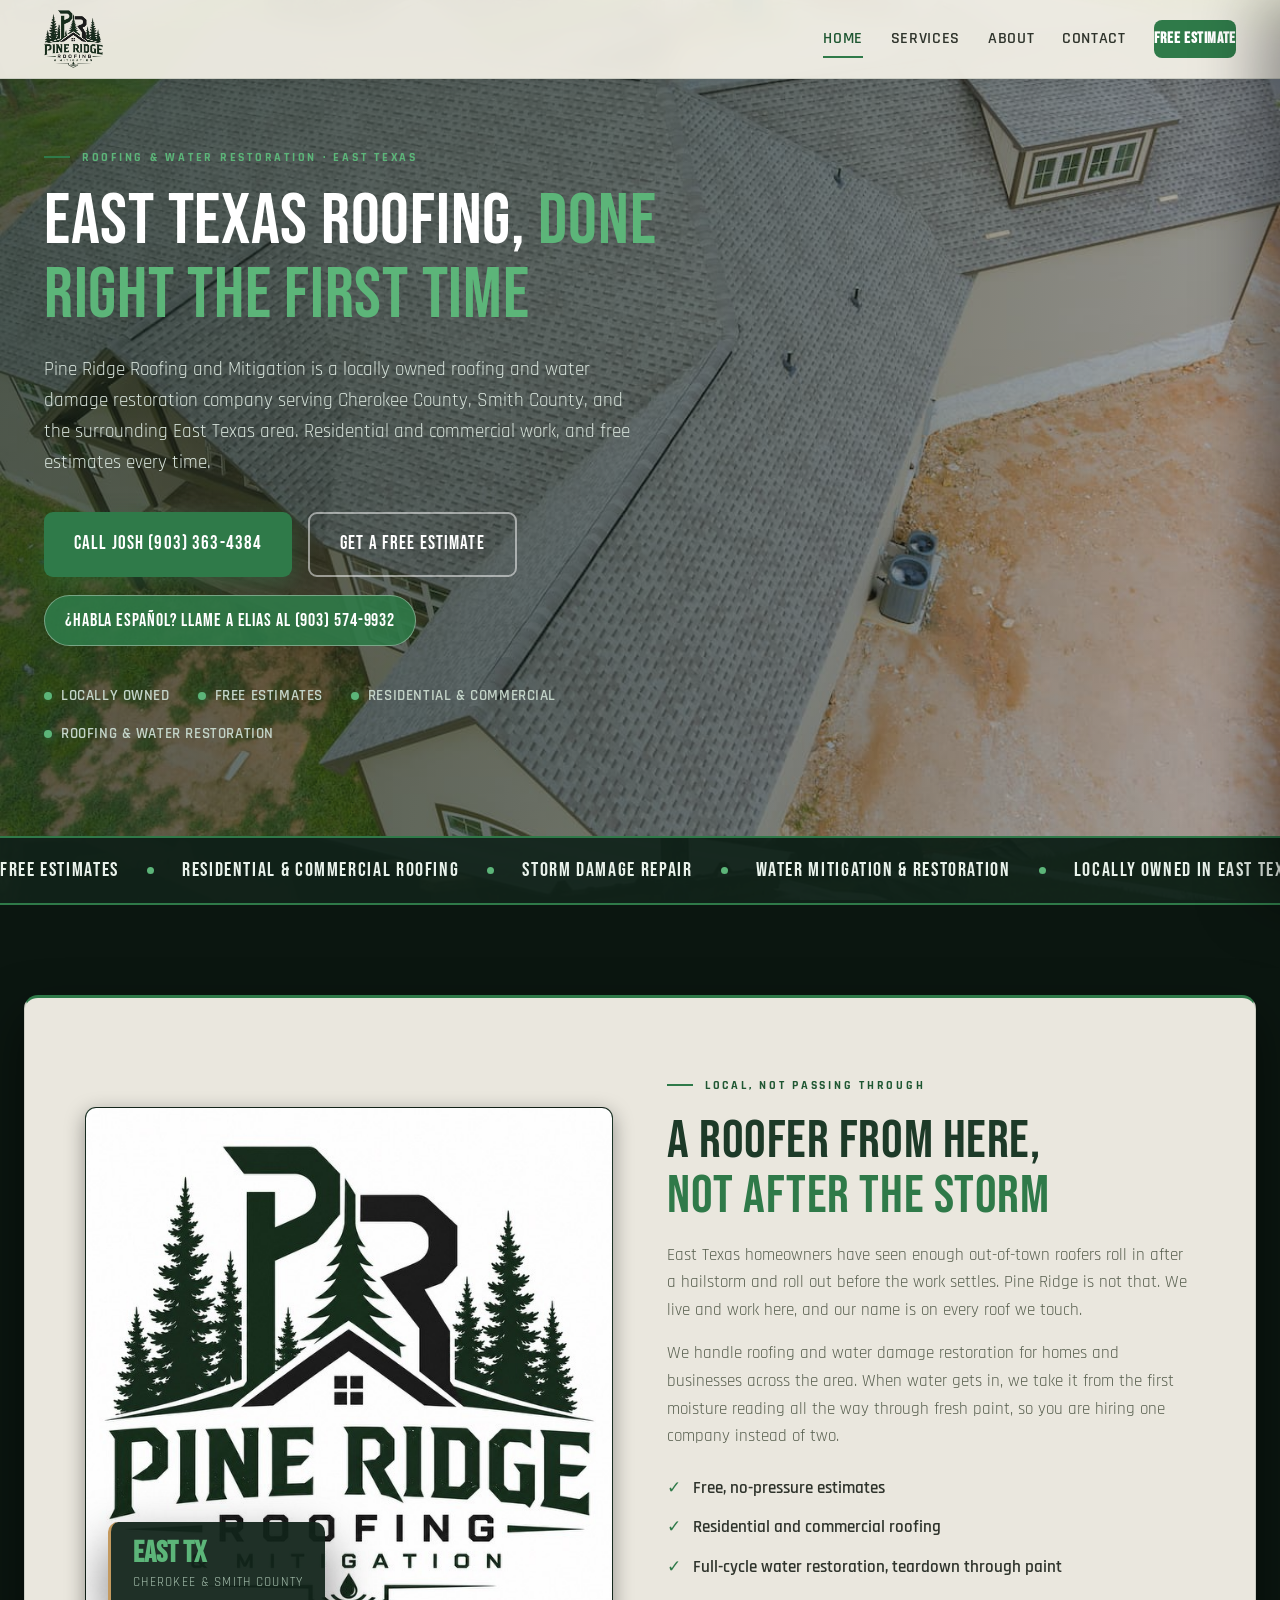
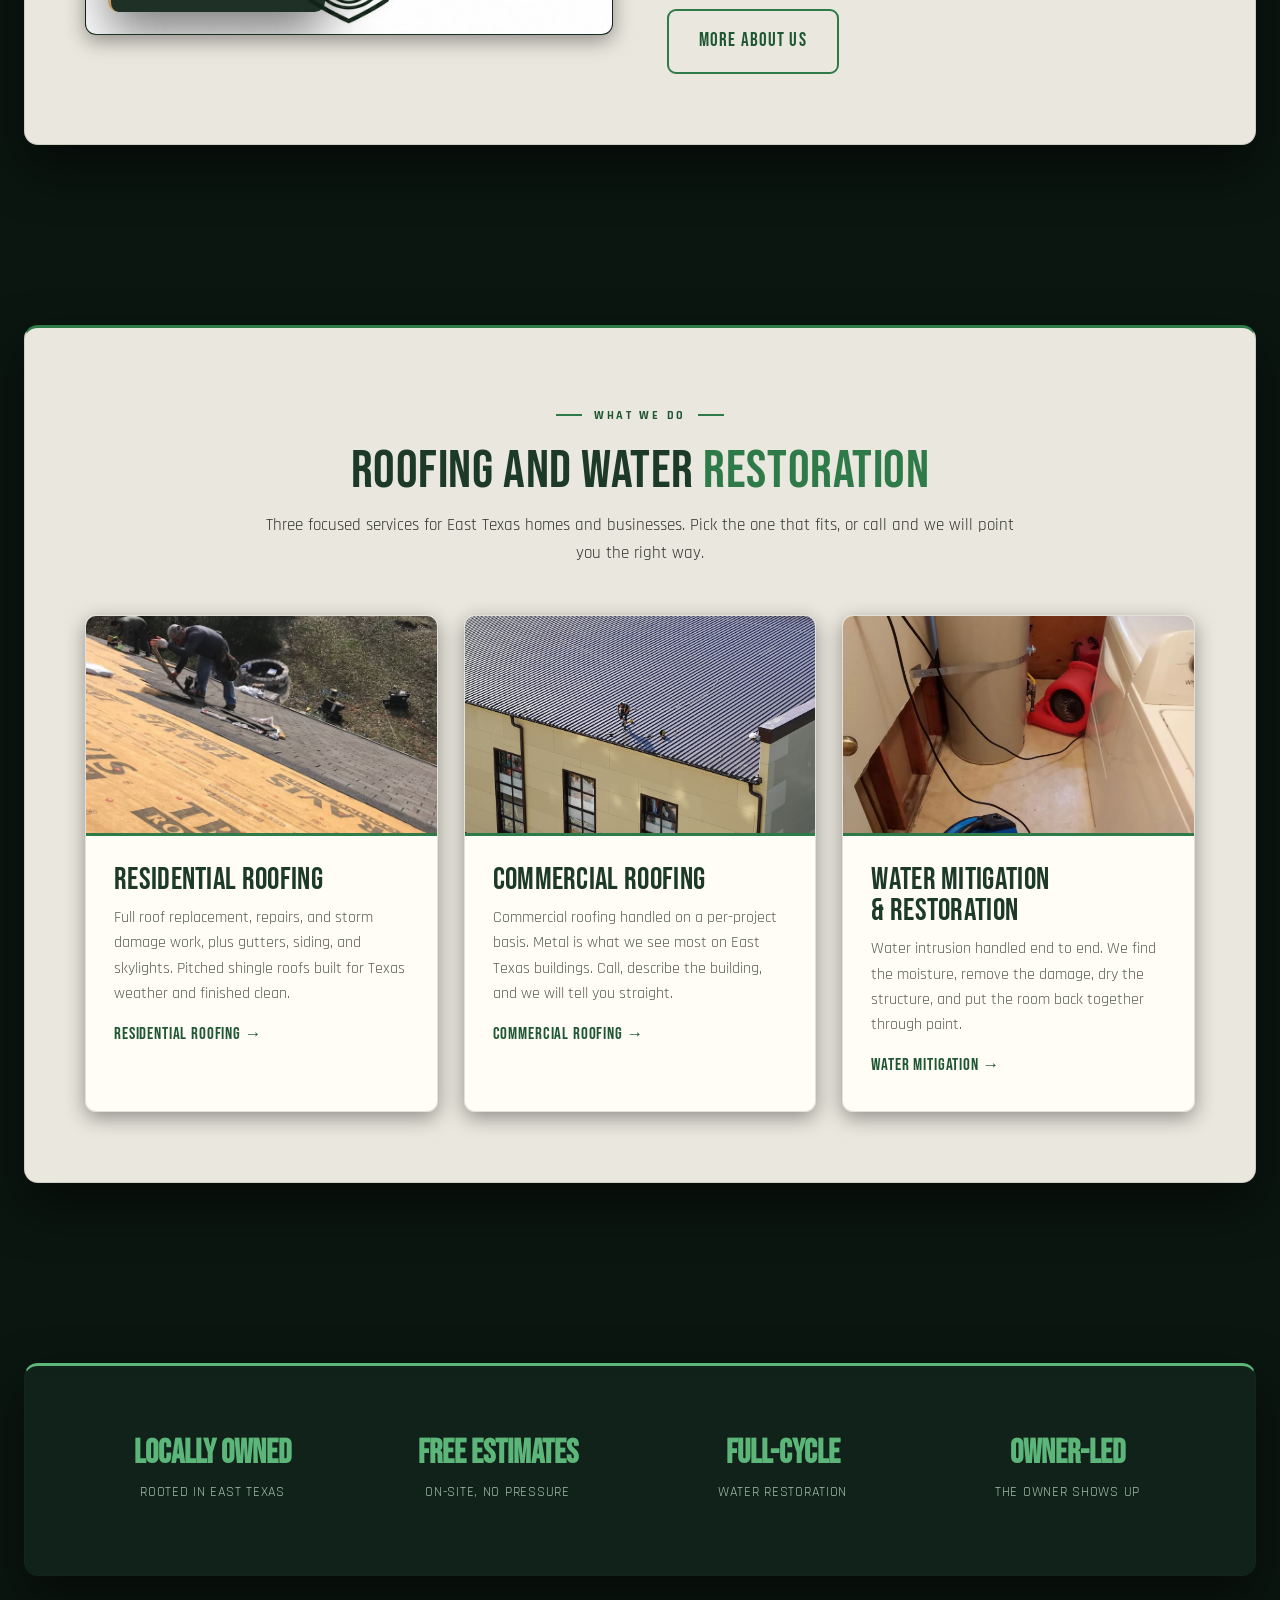
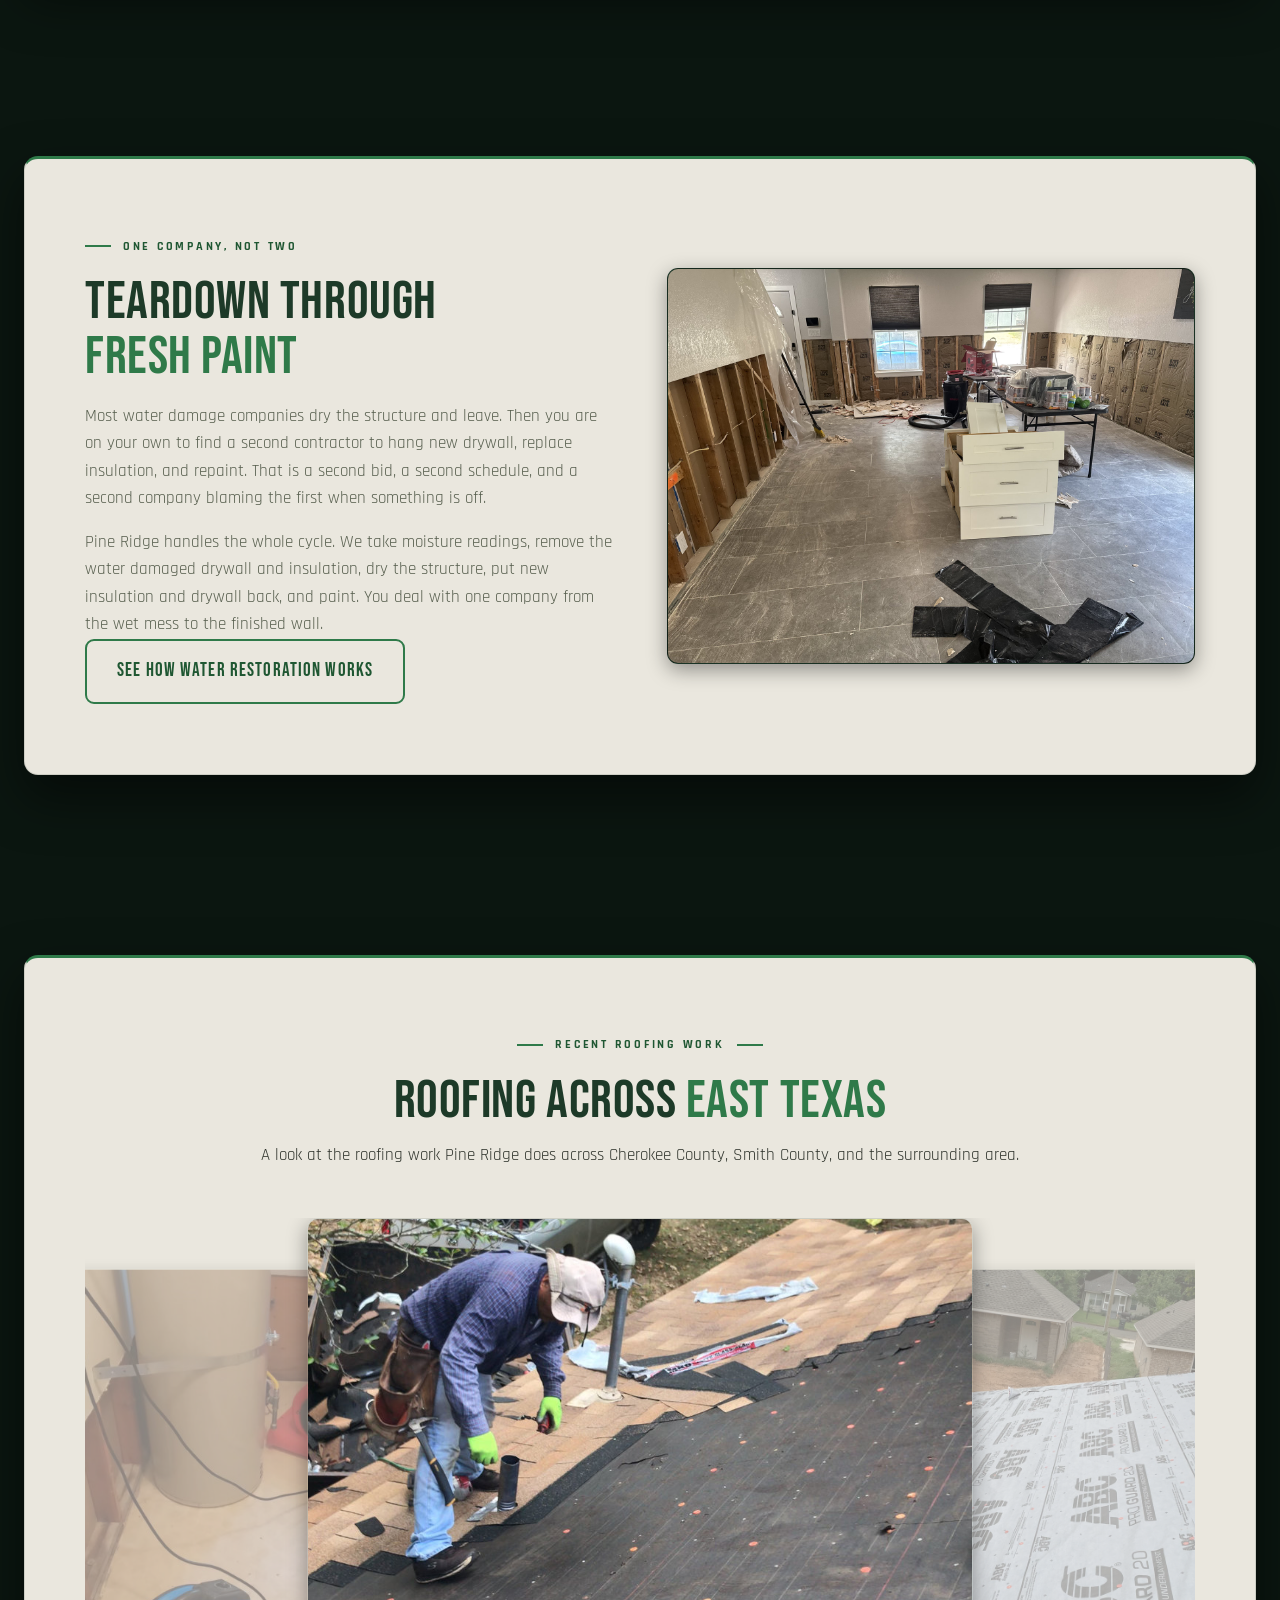
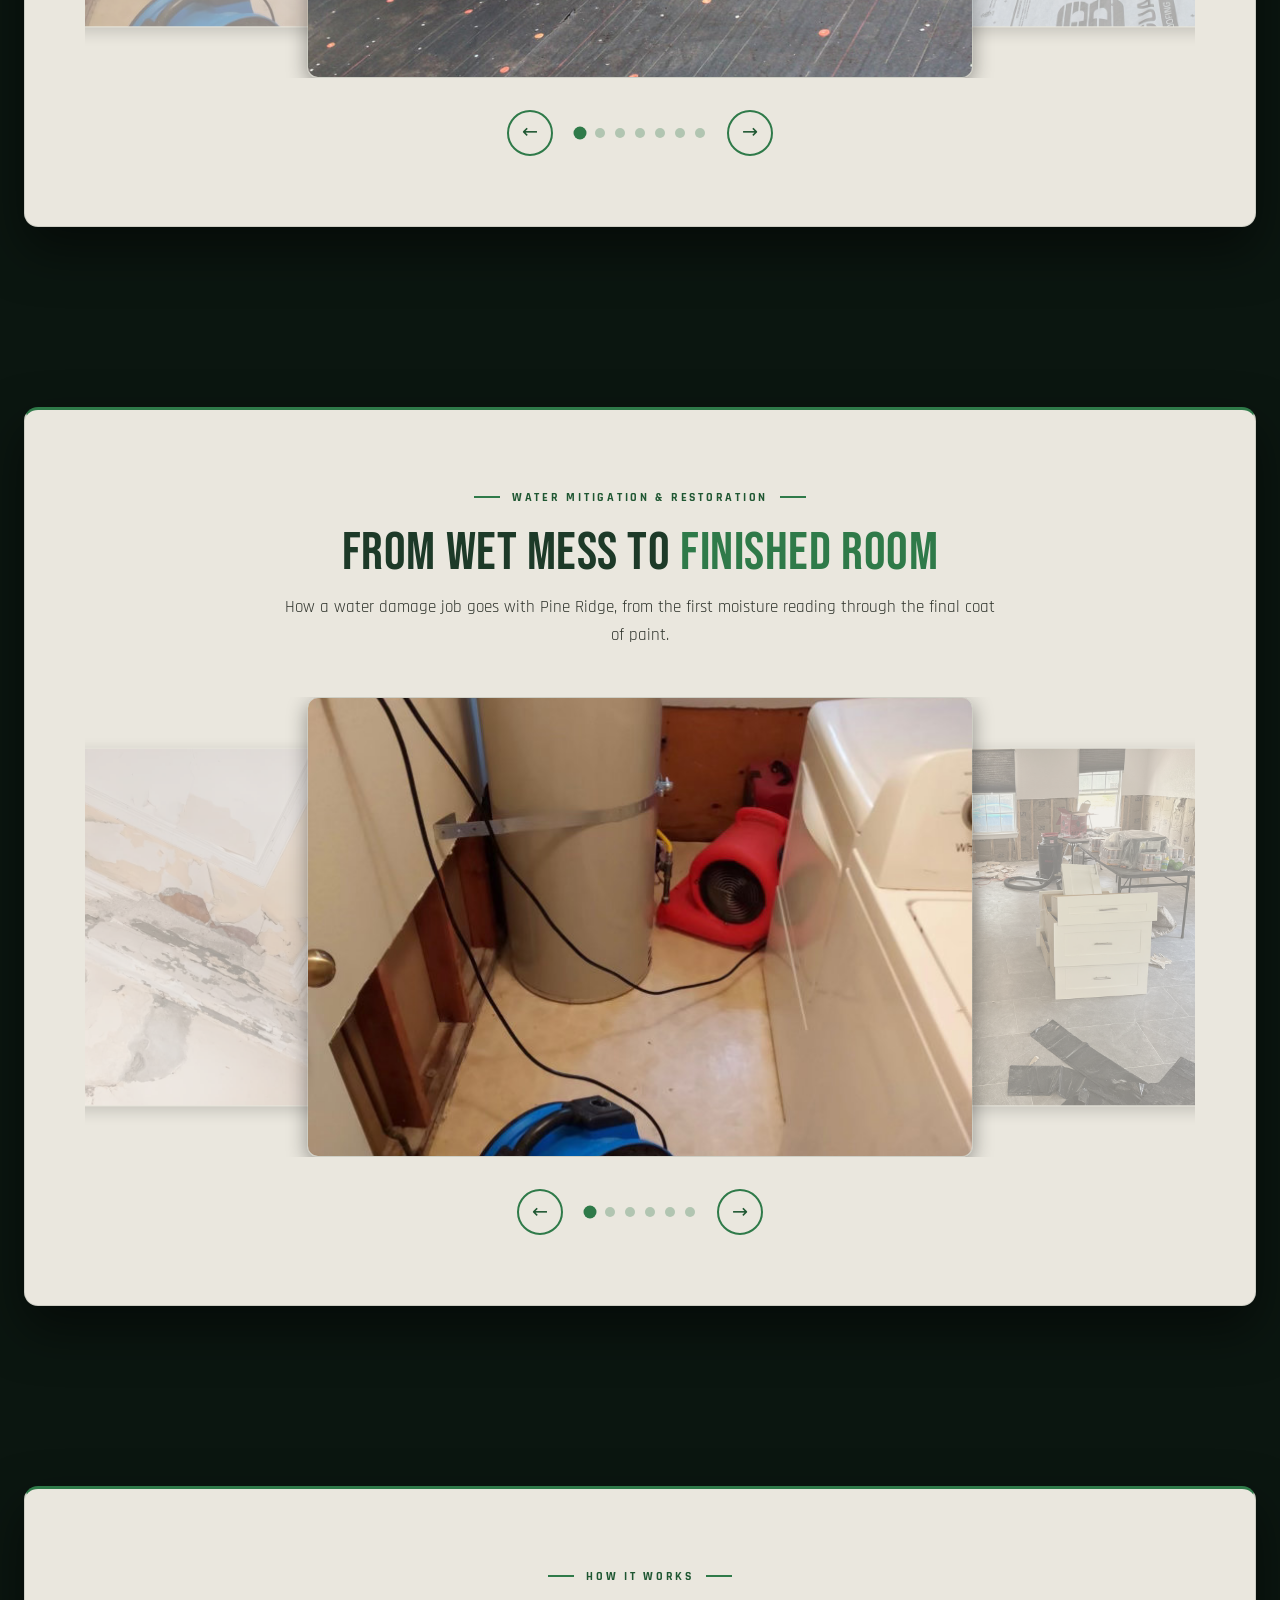
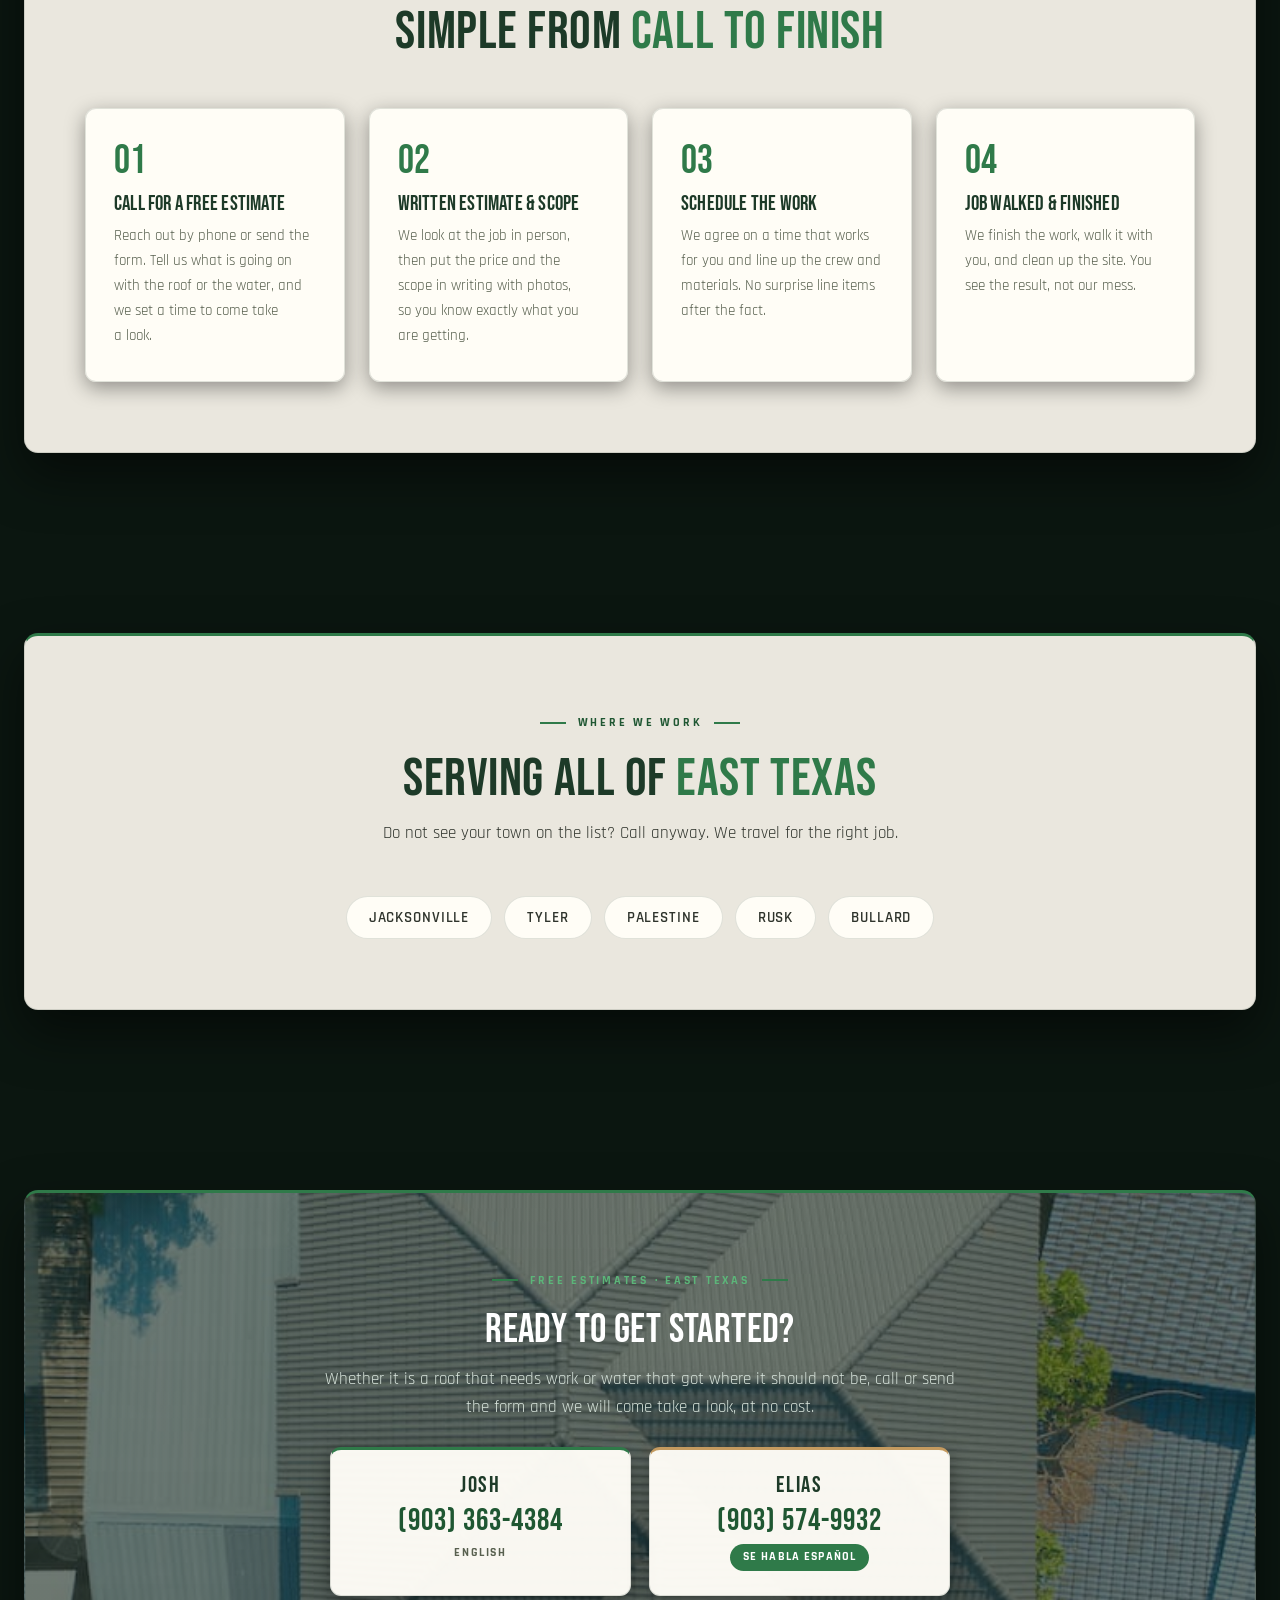
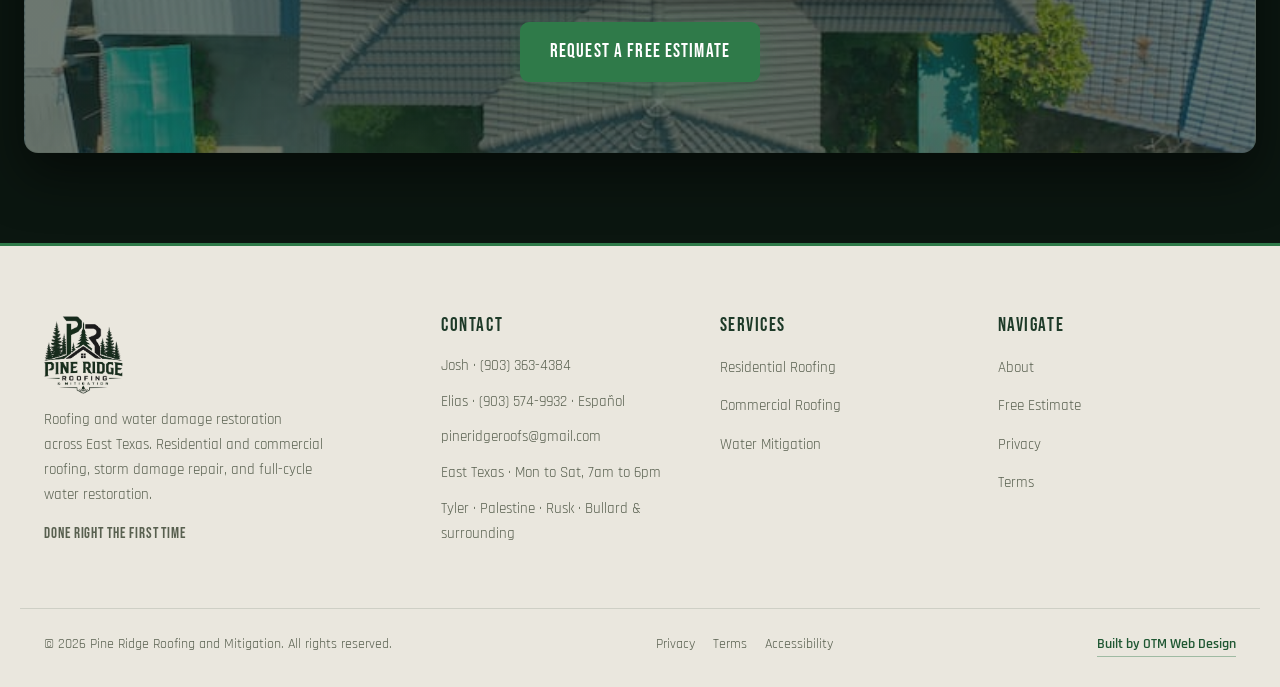
<file: index.html>
<!DOCTYPE html>
<html lang="en">
<head>
  <meta charset="UTF-8">
  <meta name="viewport" content="width=device-width, initial-scale=1.0">
  <title>Pine Ridge Roofing and Mitigation | Jacksonville, TX</title>
  <meta name="description" content="Roofing and water damage restoration in Jacksonville, TX and East Texas. Residential and commercial roofing, storm damage repair, and full-cycle water mitigation. Free estimates.">
  <link rel="canonical" href="https://pineridgeroofs.com/">
  <link rel="icon" type="image/png" href="assets/favicon.png">
  <link rel="apple-touch-icon" href="assets/favicon.png">

  <meta property="og:type" content="website">
  <meta property="og:site_name" content="Pine Ridge Roofing and Mitigation">
  <meta property="og:title" content="Pine Ridge Roofing and Mitigation | Jacksonville, TX">
  <meta property="og:description" content="Roofing and water damage restoration in Jacksonville, TX and East Texas. Residential and commercial roofing, storm damage repair, and full-cycle water mitigation. Free estimates.">
  <meta property="og:url" content="https://pineridgeroofs.com/">
  <meta property="og:image" content="https://pineridgeroofs.com/assets/og-image.jpg">
  <meta property="og:image:width" content="1200">
  <meta property="og:image:height" content="630">
  <meta property="og:image:alt" content="Pine Ridge Roofing and Mitigation">
  <meta name="twitter:card" content="summary_large_image">
  <meta name="twitter:title" content="Pine Ridge Roofing and Mitigation | Jacksonville, TX">
  <meta name="twitter:description" content="Roofing and water damage restoration in Jacksonville, TX and East Texas. Residential and commercial roofing, storm damage repair, and full-cycle water mitigation. Free estimates.">
  <meta name="twitter:image" content="https://pineridgeroofs.com/assets/og-image.jpg">

  <script type="application/ld+json">
  {
    "@context": "https://schema.org",
    "@type": "RoofingContractor",
    "name": "Pine Ridge Roofing and Mitigation",
    "image": "https://pineridgeroofs.com/assets/og-image.jpg",
    "url": "https://pineridgeroofs.com/",
    "telephone": "+1-903-363-4384",
    "email": "pineridgeroofs@gmail.com",
    "contactPoint": [
      {
        "@type": "ContactPoint",
        "name": "Josh",
        "telephone": "+1-903-363-4384",
        "contactType": "customer service",
        "availableLanguage": ["English"]
      },
      {
        "@type": "ContactPoint",
        "name": "Elias",
        "telephone": "+1-903-574-9932",
        "contactType": "customer service",
        "availableLanguage": ["Spanish"]
      }
    ],
    "address": {
      "@type": "PostalAddress",
      "addressLocality": "Jacksonville",
      "addressRegion": "TX",
      "addressCountry": "US"
    },
    "areaServed": ["Cherokee County, TX", "Smith County, TX", "Jacksonville, TX", "Tyler, TX", "Palestine, TX", "Rusk, TX", "Bullard, TX"],
    "openingHoursSpecification": [
      {
        "@type": "OpeningHoursSpecification",
        "dayOfWeek": ["Monday", "Tuesday", "Wednesday", "Thursday", "Friday", "Saturday"],
        "opens": "07:00",
        "closes": "18:00"
      }
    ],
    "description": "Residential and commercial roofing and full-cycle water damage restoration serving East Texas."
  }
  </script>

  <link rel="preconnect" href="https://fonts.googleapis.com">
  <link rel="preconnect" href="https://fonts.gstatic.com" crossorigin>
  <link href="https://fonts.googleapis.com/css2?family=Bebas+Neue&family=Rajdhani:wght@500;600;700&display=swap" rel="stylesheet">
  <link rel="stylesheet" href="styles.css">
</head>
<body data-page="home">

  <nav class="nav">
    <div class="nav-inner">
      <a href="index.html" class="brand" aria-label="Pine Ridge Roofing and Mitigation home">
        <img src="assets/logo.png" alt="Pine Ridge Roofing and Mitigation logo">
      </a>
      <div class="nav-links">
        <a href="index.html" data-nav="home">Home</a>
        <a href="services.html" data-nav="services">Services</a>
        <a href="about.html" data-nav="about">About</a>
        <a href="contact.html" data-nav="contact">Contact</a>
        <a href="contact.html" class="nav-cta">Free Estimate</a>
      </div>
      <button class="hamburger" aria-label="Open menu" aria-expanded="false"><span></span><span></span><span></span></button>
    </div>
  </nav>
  <div class="nav-backdrop"></div>
  <aside class="mobile-menu">
    <a href="index.html" data-nav="home">Home</a>
    <a href="services.html" data-nav="services">Services</a>
    <a href="about.html" data-nav="about">About</a>
    <a href="contact.html" data-nav="contact">Contact</a>
    <a href="tel:+19033634384">Call Josh (903) 363-4384</a>
    <a href="tel:+19035749932" class="mobile-es">Llamar a Elias (903) 574-9932</a>
    <a href="contact.html" class="btn btn-primary">Free Estimate</a>
  </aside>

  <!-- HERO -->
  <header class="hero" style="background-image: url('assets/hero-home.jpg');">
    <div class="inner">
      <div class="hero-content">
        <span class="eyebrow">Roofing &amp; Water Restoration &middot; East Texas</span>
        <h1>East Texas Roofing, <span>Done Right the First Time</span></h1>
        <p>Pine Ridge Roofing and Mitigation is a locally owned roofing and water damage restoration company serving Cherokee County, Smith County, and the surrounding East Texas area. Residential and commercial work, and free estimates every time.</p>
        <div class="hero-actions">
          <a href="tel:+19033634384" class="btn btn-primary">Call Josh (903) 363-4384</a>
          <a href="contact.html" class="btn btn-ghost">Get a Free Estimate</a>
        </div>
        <p class="hero-es"><a href="tel:+19035749932">&iquest;Habla espa&ntilde;ol? Llame a Elias al (903) 574-9932</a></p>
        <div class="hero-trust">
          <span>Locally Owned</span>
          <span>Free Estimates</span>
          <span>Residential &amp; Commercial</span>
          <span>Roofing &amp; Water Restoration</span>
        </div>
      </div>
    </div>
  </header>

  <!-- MARQUEE -->
  <div class="marquee" aria-hidden="true">
    <div class="marquee-track">
      <span class="marquee-item">Free Estimates</span>
      <span class="marquee-item">Residential &amp; Commercial Roofing</span>
      <span class="marquee-item">Storm Damage Repair</span>
      <span class="marquee-item">Water Mitigation &amp; Restoration</span>
      <span class="marquee-item">Locally Owned in East Texas</span>
      <span class="marquee-item">Roof Repair &amp; Full Replacement</span>
      <span class="marquee-item">Free Estimates</span>
      <span class="marquee-item">Residential &amp; Commercial Roofing</span>
      <span class="marquee-item">Storm Damage Repair</span>
      <span class="marquee-item">Water Mitigation &amp; Restoration</span>
      <span class="marquee-item">Locally Owned in East Texas</span>
      <span class="marquee-item">Roof Repair &amp; Full Replacement</span>
    </div>
  </div>

  <!-- INTRO -->
  <section>
    <div class="container">
      <div class="intro-grid">
        <div class="intro-media">
          <img src="assets/about-main.jpg" alt="Pine Ridge Roofing crew working on a pitched shingle roof in East Texas">
          <div class="intro-badge">
            <strong>East TX</strong>
            <span>Cherokee &amp; Smith County</span>
          </div>
        </div>
        <div class="intro-copy">
          <span class="eyebrow">Local, Not Passing Through</span>
          <h2>A Roofer From Here, <span style="color:var(--green)">Not After the Storm</span></h2>
          <p>East Texas homeowners have seen enough out-of-town roofers roll in after a hailstorm and roll out before the work settles. Pine Ridge is not that. We live and work here, and our name is on every roof we touch.</p>
          <p>We handle roofing and water damage restoration for homes and businesses across the area. When water gets in, we take it from the first moisture reading all the way through fresh paint, so you are hiring one company instead of two.</p>
          <ul class="intro-list">
            <li>Free, no-pressure estimates</li>
            <li>Residential and commercial roofing</li>
            <li>Full-cycle water restoration, teardown through paint</li>
          </ul>
          <a href="about.html" class="btn btn-outline">More About Us</a>
        </div>
      </div>
    </div>
  </section>

  <!-- SERVICES -->
  <section>
    <div class="container">
      <div class="section-head center">
        <span class="eyebrow eyebrow--center">What We Do</span>
        <h2>Roofing and Water <span style="color:var(--green)">Restoration</span></h2>
        <p>Three focused services for East Texas homes and businesses. Pick the one that fits, or call and we will point you the right way.</p>
      </div>
      <div class="services-grid">
        <article class="service-card">
          <img src="assets/service-residential.jpg" alt="Residential asphalt shingle roof on an East Texas home">
          <div class="card-body">
            <h3>Residential Roofing</h3>
            <p>Full roof replacement, repairs, and storm damage work, plus gutters, siding, and skylights. Pitched shingle roofs built for Texas weather and finished clean.</p>
            <a href="services.html#residential" class="card-link">Residential Roofing &rarr;</a>
          </div>
        </article>
        <article class="service-card">
          <img src="assets/service-commercial.jpg" alt="Metal roof on an East Texas commercial building">
          <div class="card-body">
            <h3>Commercial Roofing</h3>
            <p>Commercial roofing handled on a per-project basis. Metal is what we see most on East Texas buildings. Call, describe the building, and we will tell you straight.</p>
            <a href="services.html#commercial" class="card-link">Commercial Roofing &rarr;</a>
          </div>
        </article>
        <article class="service-card">
          <img src="assets/service-water-mitigation.jpg" alt="Drying equipment set up in a water damaged room">
          <div class="card-body">
            <h3>Water Mitigation &amp; Restoration</h3>
            <p>Water intrusion handled end to end. We find the moisture, remove the damage, dry the structure, and put the room back together through paint.</p>
            <a href="services.html#water-mitigation" class="card-link">Water Mitigation &rarr;</a>
          </div>
        </article>
      </div>
    </div>
  </section>

  <!-- TRUST BAND -->
  <section>
    <div class="container container--deep">
      <div class="trust-grid">
        <div class="trust-item"><strong>Locally Owned</strong><span>Rooted in East Texas</span></div>
        <div class="trust-item"><strong>Free Estimates</strong><span>On-Site, No Pressure</span></div>
        <div class="trust-item"><strong>Full-Cycle</strong><span>Water Restoration</span></div>
        <div class="trust-item"><strong>Owner-Led</strong><span>The Owner Shows Up</span></div>
      </div>
    </div>
  </section>

  <!-- WATER MITIGATION FEATURE -->
  <section>
    <div class="container">
      <div class="feature-grid reverse">
        <div class="feature-media">
          <img src="assets/feature-water.jpg" alt="Room restored after water damage with fresh drywall and paint">
        </div>
        <div class="feature-copy">
          <span class="eyebrow">One Company, Not Two</span>
          <h2>Teardown Through <span style="color:var(--green)">Fresh Paint</span></h2>
          <p>Most water damage companies dry the structure and leave. Then you are on your own to find a second contractor to hang new drywall, replace insulation, and repaint. That is a second bid, a second schedule, and a second company blaming the first when something is off.</p>
          <p>Pine Ridge handles the whole cycle. We take moisture readings, remove the water damaged drywall and insulation, dry the structure, put new insulation and drywall back, and paint. You deal with one company from the wet mess to the finished wall.</p>
          <a href="services.html#water-mitigation" class="btn btn-outline">See How Water Restoration Works</a>
        </div>
      </div>
    </div>
  </section>

  <!-- ROOFING GALLERY (Recent Work) -->
  <section>
    <div class="container">
      <div class="section-head center">
        <span class="eyebrow eyebrow--center">Recent Roofing Work</span>
        <h2>Roofing Across <span style="color:var(--green)">East Texas</span></h2>
        <p>A look at the roofing work Pine Ridge does across Cherokee County, Smith County, and the surrounding area.</p>
      </div>
      <div class="gallery-carousel">
        <div class="gallery-stage">
          <figure class="gallery-slide"><img src="assets/gallery-1.jpg" alt="Completed asphalt shingle roof on an East Texas home"></figure>
          <figure class="gallery-slide"><img src="assets/gallery-2.jpg" alt="New roof replacement finished on a Jacksonville home"></figure>
          <figure class="gallery-slide"><img src="assets/gallery-3.jpg" alt="Storm damage roof repair in progress"></figure>
          <figure class="gallery-slide"><img src="assets/gallery-4.jpg" alt="Metal roof on an East Texas commercial building"></figure>
          <figure class="gallery-slide"><img src="assets/gallery-5.jpg" alt="New gutters and downspouts installed on a home"></figure>
          <figure class="gallery-slide"><img src="assets/gallery-6.jpg" alt="Fresh siding on the exterior of a home"></figure>
          <figure class="gallery-slide"><img src="assets/gallery-7.jpg" alt="Skylight set and sealed into a residential roof"></figure>
        </div>
        <div class="carousel-controls">
          <button class="carousel-btn carousel-prev" type="button" aria-label="Previous image">&larr;</button>
          <div class="carousel-dots"></div>
          <button class="carousel-btn carousel-next" type="button" aria-label="Next image">&rarr;</button>
        </div>
      </div>
    </div>
  </section>

  <!-- WATER MITIGATION GALLERY -->
  <section>
    <div class="container">
      <div class="section-head center">
        <span class="eyebrow eyebrow--center">Water Mitigation &amp; Restoration</span>
        <h2>From Wet Mess to <span style="color:var(--green)">Finished Room</span></h2>
        <p>How a water damage job goes with Pine Ridge, from the first moisture reading through the final coat of paint.</p>
      </div>
      <div class="gallery-carousel">
        <div class="gallery-stage">
          <figure class="gallery-slide"><img src="assets/water-1.jpg" alt="Moisture meter reading a wall during a water damage assessment"></figure>
          <figure class="gallery-slide"><img src="assets/water-2.jpg" alt="Water damaged drywall and insulation removed down to the studs"></figure>
          <figure class="gallery-slide"><img src="assets/water-3.jpg" alt="Air movers and drying equipment running in a water damaged room"></figure>
          <figure class="gallery-slide"><img src="assets/water-4.jpg" alt="Structure drying out after water damaged material was removed"></figure>
          <figure class="gallery-slide"><img src="assets/water-5.jpg" alt="New insulation and drywall installed during restoration"></figure>
          <figure class="gallery-slide"><img src="assets/water-6.jpg" alt="Finished room with fresh paint after water restoration"></figure>
        </div>
        <div class="carousel-controls">
          <button class="carousel-btn carousel-prev" type="button" aria-label="Previous image">&larr;</button>
          <div class="carousel-dots"></div>
          <button class="carousel-btn carousel-next" type="button" aria-label="Next image">&rarr;</button>
        </div>
      </div>
    </div>
  </section>

  <!-- PROCESS -->
  <section>
    <div class="container">
      <div class="section-head center">
        <span class="eyebrow eyebrow--center">How It Works</span>
        <h2>Simple From <span style="color:var(--green)">Call to Finish</span></h2>
      </div>
      <div class="process-grid">
        <div class="step">
          <span class="step-num">01</span>
          <h3>Call for a Free Estimate</h3>
          <p>Reach out by phone or send the form. Tell us what is going on with the roof or the water, and we set a time to come take a look.</p>
        </div>
        <div class="step">
          <span class="step-num">02</span>
          <h3>Written Estimate &amp; Scope</h3>
          <p>We look at the job in person, then put the price and the scope in writing with photos, so you know exactly what you are getting.</p>
        </div>
        <div class="step">
          <span class="step-num">03</span>
          <h3>Schedule the Work</h3>
          <p>We agree on a time that works for you and line up the crew and materials. No surprise line items after the fact.</p>
        </div>
        <div class="step">
          <span class="step-num">04</span>
          <h3>Job Walked &amp; Finished</h3>
          <p>We finish the work, walk it with you, and clean up the site. You see the result, not our mess.</p>
        </div>
      </div>
    </div>
  </section>

  <!-- SERVICE AREA -->
  <section>
    <div class="container">
      <div class="section-head center">
        <span class="eyebrow eyebrow--center">Where We Work</span>
        <h2>Serving All of <span style="color:var(--green)">East Texas</span></h2>
        <p>Do not see your town on the list? Call anyway. We travel for the right job.</p>
      </div>
      <ul class="area-list">
        <li>Jacksonville</li>
        <li>Tyler</li>
        <li>Palestine</li>
        <li>Rusk</li>
        <li>Bullard</li>
      </ul>
    </div>
  </section>

  <!-- CTA -->
  <section>
    <div class="container cta">
      <span class="eyebrow eyebrow--center">Free Estimates &middot; East Texas</span>
      <h2>Ready to Get Started?</h2>
      <p>Whether it is a roof that needs work or water that got where it should not be, call or send the form and we will come take a look, at no cost.</p>
      <div class="people-grid">
        <a class="person-card" href="tel:+19033634384">
          <span class="person-name">Josh</span>
          <span class="person-phone">(903) 363-4384</span>
          <span class="person-lang">English</span>
        </a>
        <a class="person-card person-card--es" href="tel:+19035749932">
          <span class="person-name">Elias</span>
          <span class="person-phone">(903) 574-9932</span>
          <span class="person-lang">Se habla espa&ntilde;ol</span>
        </a>
      </div>
      <div class="cta-actions">
        <a href="contact.html" class="btn btn-primary">Request a Free Estimate</a>
      </div>
    </div>
  </section>

  <!-- FOOTER -->
  <footer class="footer">
    <div class="footer-grid">
      <div class="footer-brand">
        <img src="assets/logo.png" alt="Pine Ridge Roofing and Mitigation logo">
        <p>Roofing and water damage restoration across East Texas. Residential and commercial roofing, storm damage repair, and full-cycle water restoration.</p>
        <p class="footer-tag">Done Right the First Time</p>
      </div>
      <div class="footer-col">
        <h4>Contact</h4>
        <ul class="footer-contact">
          <li><a href="tel:+19033634384">Josh &middot; (903) 363-4384</a></li>
          <li><a href="tel:+19035749932">Elias &middot; (903) 574-9932 &middot; Espa&ntilde;ol</a></li>
          <li><a href="mailto:pineridgeroofs@gmail.com">pineridgeroofs@gmail.com</a></li>
          <li><span>East Texas &middot; Mon to Sat, 7am to 6pm</span></li>
          <li><span>Tyler &middot; Palestine &middot; Rusk &middot; Bullard &amp; surrounding</span></li>
        </ul>
      </div>
      <div class="footer-col">
        <h4>Services</h4>
        <ul>
          <li><a href="services.html#residential">Residential Roofing</a></li>
          <li><a href="services.html#commercial">Commercial Roofing</a></li>
          <li><a href="services.html#water-mitigation">Water Mitigation</a></li>
        </ul>
      </div>
      <div class="footer-col">
        <h4>Navigate</h4>
        <ul>
          <li><a href="about.html">About</a></li>
          <li><a href="contact.html">Free Estimate</a></li>
          <li><a href="privacy.html">Privacy</a></li>
          <li><a href="terms.html">Terms</a></li>
        </ul>
      </div>
    </div>
    <div class="footer-bottom">
      <span>&copy; <span id="year">2026</span> Pine Ridge Roofing and Mitigation. All rights reserved.</span>
      <div class="footer-legal-links">
        <a href="privacy.html">Privacy</a>
        <a href="terms.html">Terms</a>
        <a href="accessibility.html">Accessibility</a>
      </div>
      <a class="otm-credit" href="https://otm-designs.com" target="_blank" rel="noopener">Built by OTM Web Design</a>
    </div>
  </footer>

  <script src="script.js"></script>
</body>
</html>
</file>
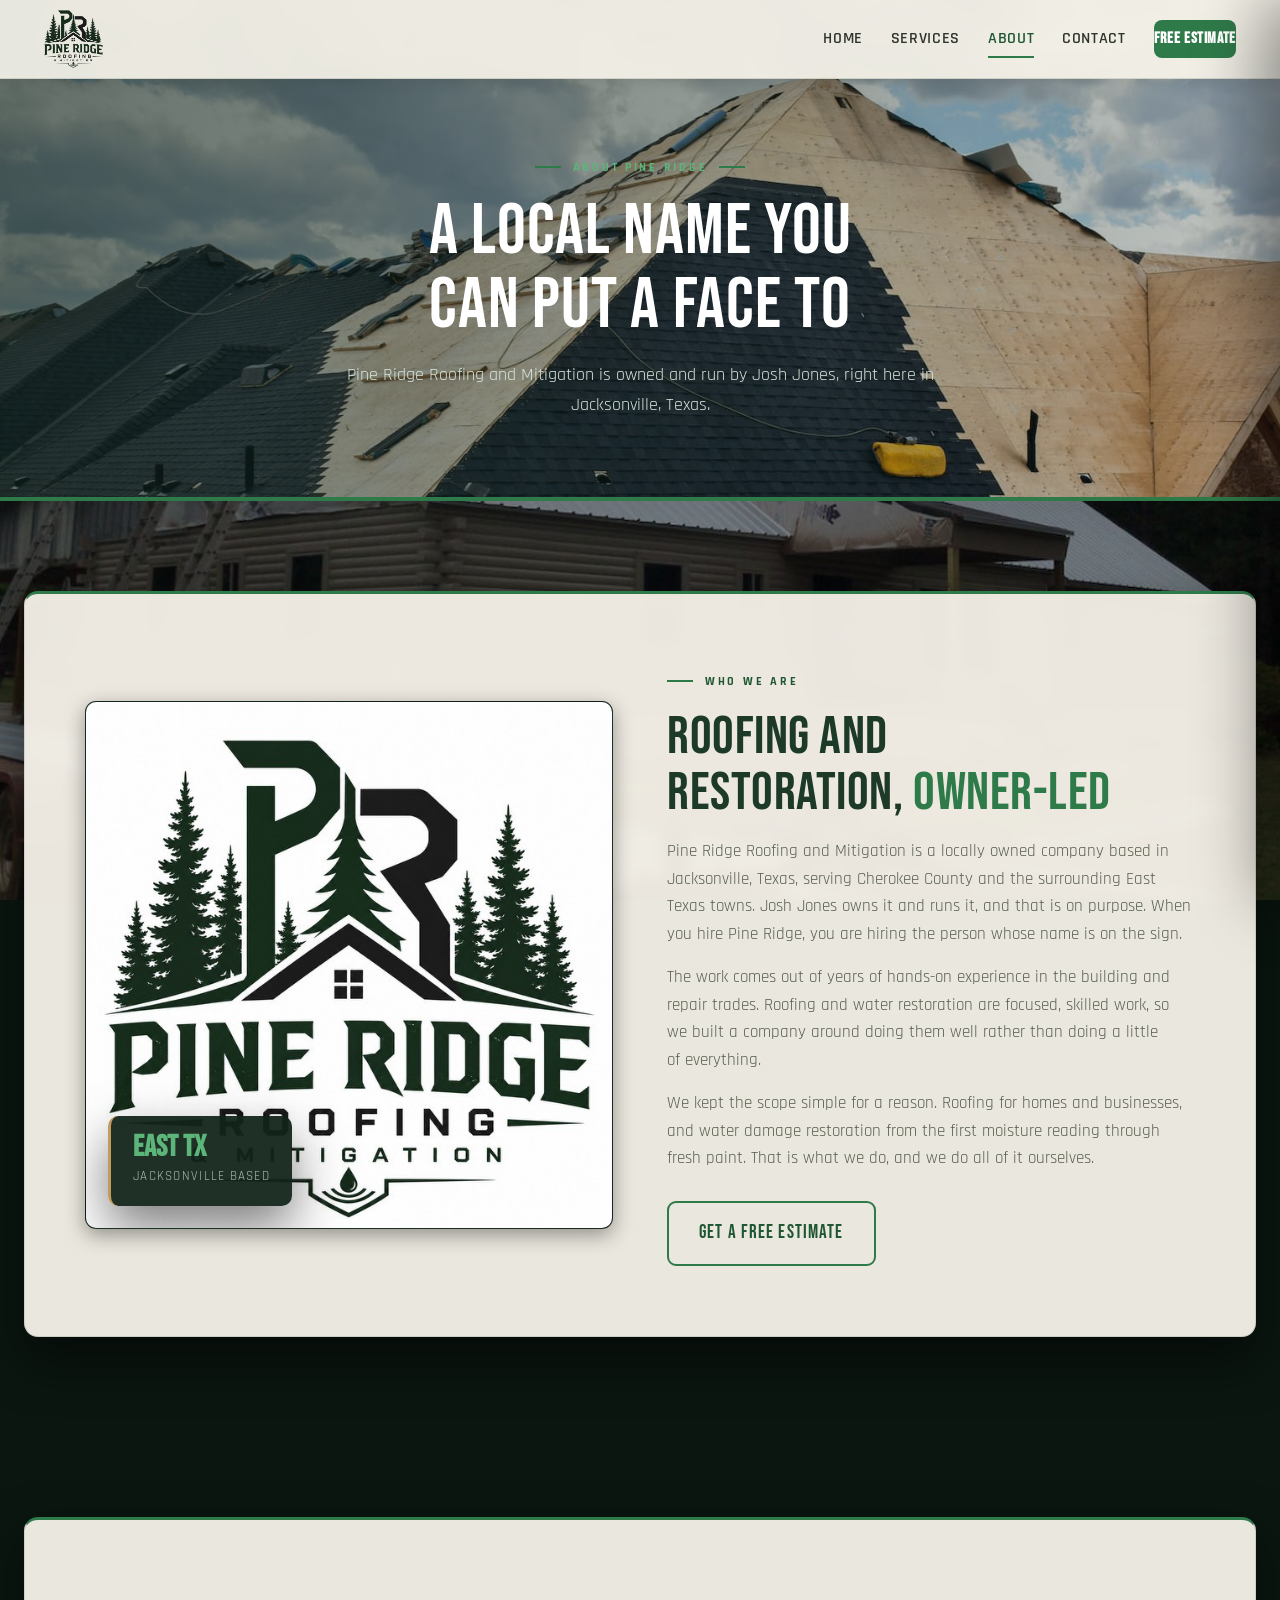
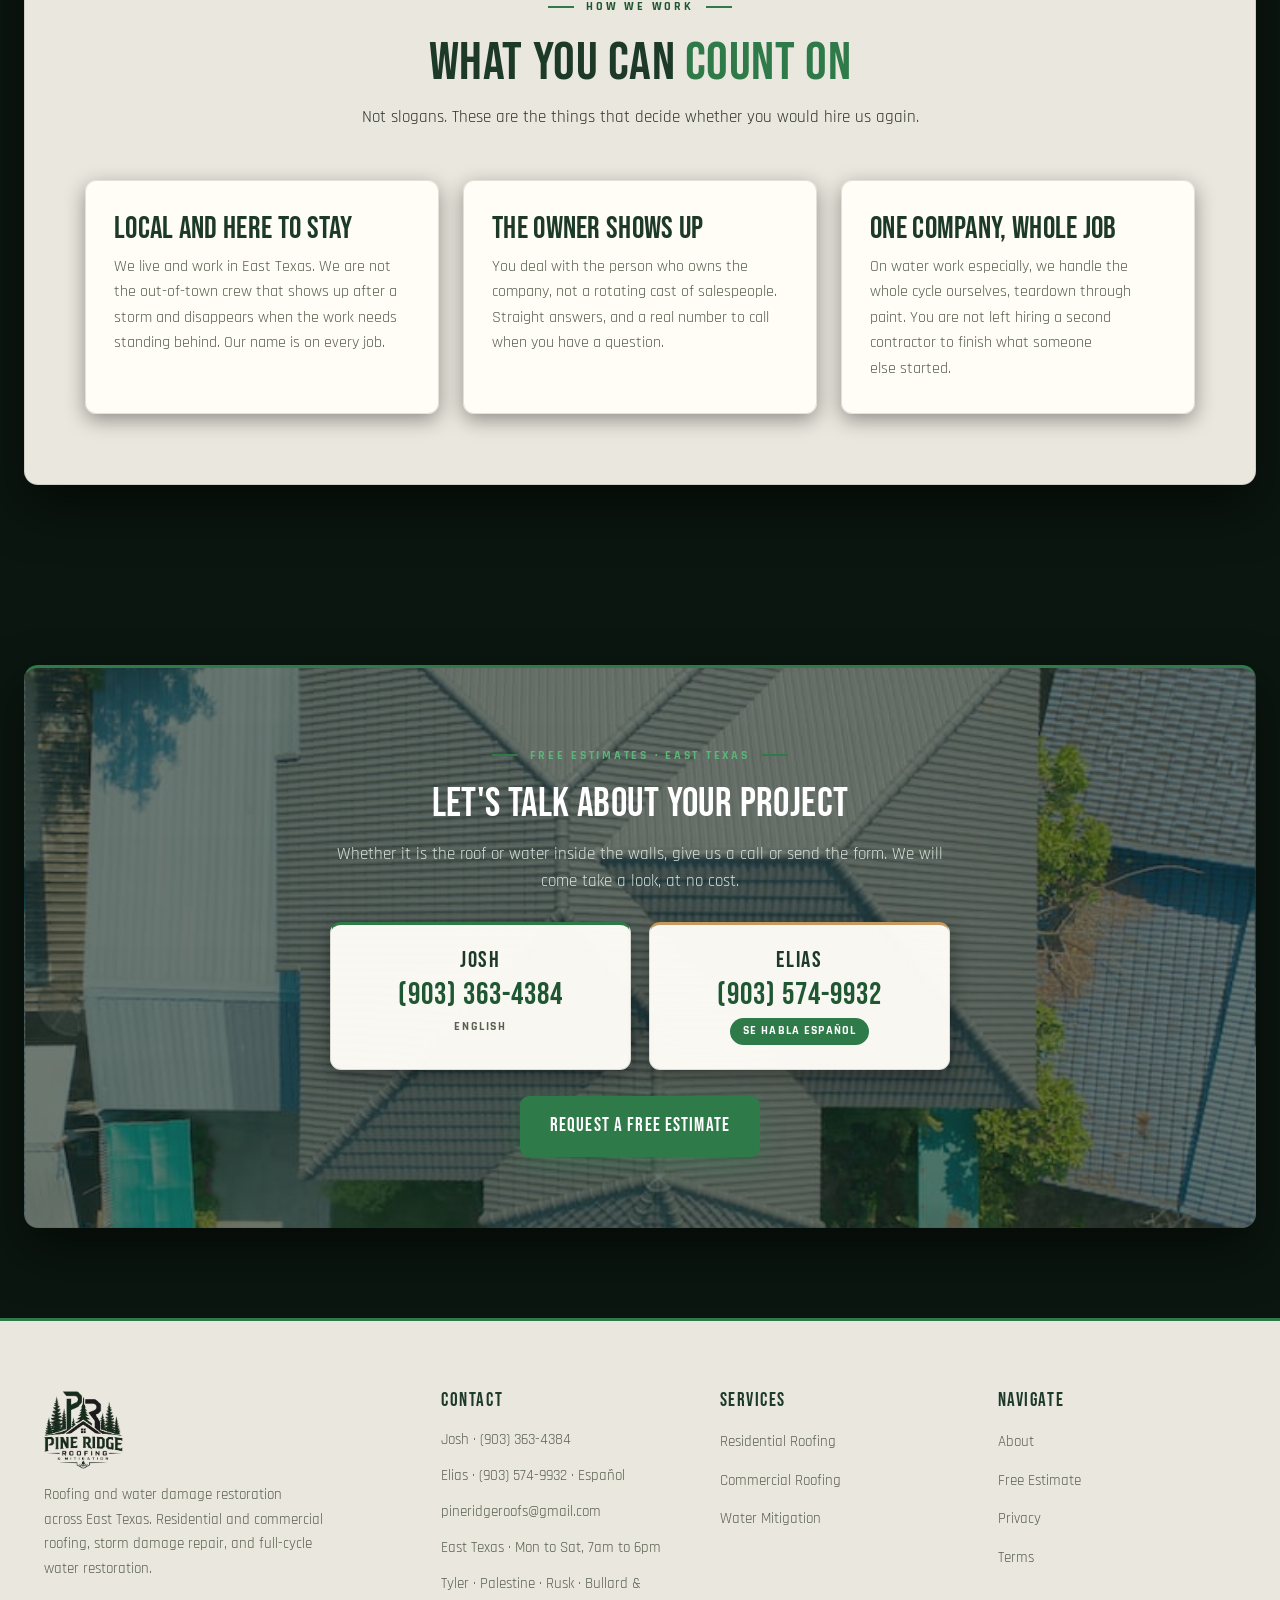
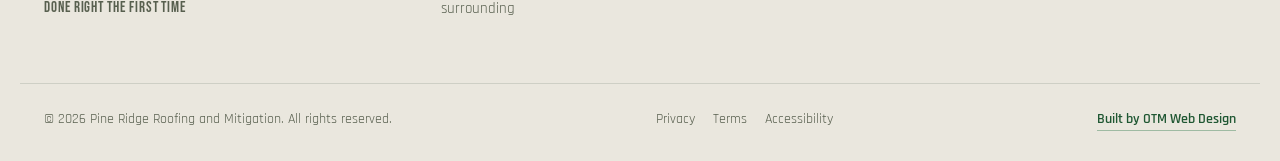
<file: about.html>
<!DOCTYPE html>
<html lang="en">
<head>
  <meta charset="UTF-8">
  <meta name="viewport" content="width=device-width, initial-scale=1.0">
  <title>About | Pine Ridge Roofing and Mitigation | Jacksonville, TX</title>
  <meta name="description" content="Pine Ridge Roofing and Mitigation is a locally owned roofing and water restoration company in Jacksonville, TX, owned by Josh Jones and serving East Texas.">
  <link rel="canonical" href="https://pineridgeroofs.com/about">
  <link rel="icon" type="image/png" href="assets/favicon.png">
  <link rel="apple-touch-icon" href="assets/favicon.png">

  <meta property="og:type" content="website">
  <meta property="og:site_name" content="Pine Ridge Roofing and Mitigation">
  <meta property="og:title" content="About | Pine Ridge Roofing and Mitigation | Jacksonville, TX">
  <meta property="og:description" content="Pine Ridge Roofing and Mitigation is a locally owned roofing and water restoration company in Jacksonville, TX, owned by Josh Jones and serving East Texas.">
  <meta property="og:url" content="https://pineridgeroofs.com/about">
  <meta property="og:image" content="https://pineridgeroofs.com/assets/og-image.jpg">
  <meta property="og:image:width" content="1200">
  <meta property="og:image:height" content="630">
  <meta property="og:image:alt" content="Pine Ridge Roofing and Mitigation">
  <meta name="twitter:card" content="summary_large_image">
  <meta name="twitter:title" content="About | Pine Ridge Roofing and Mitigation | Jacksonville, TX">
  <meta name="twitter:description" content="Locally owned roofing and water restoration in Jacksonville, TX, owned by Josh Jones and serving East Texas.">
  <meta name="twitter:image" content="https://pineridgeroofs.com/assets/og-image.jpg">

  <link rel="preconnect" href="https://fonts.googleapis.com">
  <link rel="preconnect" href="https://fonts.gstatic.com" crossorigin>
  <link href="https://fonts.googleapis.com/css2?family=Bebas+Neue&family=Rajdhani:wght@500;600;700&display=swap" rel="stylesheet">
  <link rel="stylesheet" href="styles.css">
</head>
<body data-page="about">

  <nav class="nav">
    <div class="nav-inner">
      <a href="index.html" class="brand" aria-label="Pine Ridge Roofing and Mitigation home">
        <img src="assets/logo.png" alt="Pine Ridge Roofing and Mitigation logo">
      </a>
      <div class="nav-links">
        <a href="index.html" data-nav="home">Home</a>
        <a href="services.html" data-nav="services">Services</a>
        <a href="about.html" data-nav="about">About</a>
        <a href="contact.html" data-nav="contact">Contact</a>
        <a href="contact.html" class="nav-cta">Free Estimate</a>
      </div>
      <button class="hamburger" aria-label="Open menu" aria-expanded="false"><span></span><span></span><span></span></button>
    </div>
  </nav>
  <div class="nav-backdrop"></div>
  <aside class="mobile-menu">
    <a href="index.html" data-nav="home">Home</a>
    <a href="services.html" data-nav="services">Services</a>
    <a href="about.html" data-nav="about">About</a>
    <a href="contact.html" data-nav="contact">Contact</a>
    <a href="tel:+19033634384">Call Josh (903) 363-4384</a>
    <a href="tel:+19035749932" class="mobile-es">Llamar a Elias (903) 574-9932</a>
    <a href="contact.html" class="btn btn-primary">Free Estimate</a>
  </aside>

  <!-- PAGE HERO -->
  <header class="page-hero" style="background-image: url('assets/hero-about.jpg');">
    <div class="inner">
      <span class="eyebrow eyebrow--center">About Pine Ridge</span>
      <h1>A Local Name You Can Put a Face To</h1>
      <p>Pine Ridge Roofing and Mitigation is owned and run by Josh Jones, right here in Jacksonville, Texas.</p>
    </div>
  </header>

  <!-- INTRO -->
  <section>
    <div class="container">
      <div class="intro-grid">
        <div class="intro-media">
          <img src="assets/about-main.jpg" alt="Pine Ridge Roofing and Mitigation work on an East Texas roof">
          <div class="intro-badge">
            <strong>East TX</strong>
            <span>Jacksonville Based</span>
          </div>
        </div>
        <div class="intro-copy">
          <span class="eyebrow">Who We Are</span>
          <h2>Roofing and Restoration, <span style="color:var(--green)">Owner-Led</span></h2>
          <p>Pine Ridge Roofing and Mitigation is a locally owned company based in Jacksonville, Texas, serving Cherokee County and the surrounding East Texas towns. Josh Jones owns it and runs it, and that is on purpose. When you hire Pine Ridge, you are hiring the person whose name is on the sign.</p>
          <p>The work comes out of years of hands-on experience in the building and repair trades. Roofing and water restoration are focused, skilled work, so we built a company around doing them well rather than doing a little of everything.</p>
          <p>We kept the scope simple for a reason. Roofing for homes and businesses, and water damage restoration from the first moisture reading through fresh paint. That is what we do, and we do all of it ourselves.</p>
          <a href="contact.html" class="btn btn-outline">Get a Free Estimate</a>
        </div>
      </div>
    </div>
  </section>

  <!-- VALUES -->
  <section>
    <div class="container">
      <div class="section-head center">
        <span class="eyebrow eyebrow--center">How We Work</span>
        <h2>What You Can <span style="color:var(--green)">Count On</span></h2>
        <p>Not slogans. These are the things that decide whether you would hire us again.</p>
      </div>
      <div class="values-grid">
        <div class="value-card">
          <h3>Local and Here to Stay</h3>
          <p>We live and work in East Texas. We are not the out-of-town crew that shows up after a storm and disappears when the work needs standing behind. Our name is on every job.</p>
        </div>
        <div class="value-card">
          <h3>The Owner Shows Up</h3>
          <p>You deal with the person who owns the company, not a rotating cast of salespeople. Straight answers, and a real number to call when you have a question.</p>
        </div>
        <div class="value-card">
          <h3>One Company, Whole Job</h3>
          <p>On water work especially, we handle the whole cycle ourselves, teardown through paint. You are not left hiring a second contractor to finish what someone else started.</p>
        </div>
      </div>
    </div>
  </section>

  <!-- CTA -->
  <section>
    <div class="container cta">
      <span class="eyebrow eyebrow--center">Free Estimates &middot; East Texas</span>
      <h2>Let's Talk About Your Project</h2>
      <p>Whether it is the roof or water inside the walls, give us a call or send the form. We will come take a look, at no cost.</p>
      <div class="people-grid">
        <a class="person-card" href="tel:+19033634384">
          <span class="person-name">Josh</span>
          <span class="person-phone">(903) 363-4384</span>
          <span class="person-lang">English</span>
        </a>
        <a class="person-card person-card--es" href="tel:+19035749932">
          <span class="person-name">Elias</span>
          <span class="person-phone">(903) 574-9932</span>
          <span class="person-lang">Se habla espa&ntilde;ol</span>
        </a>
      </div>
      <div class="cta-actions">
        <a href="contact.html" class="btn btn-primary">Request a Free Estimate</a>
      </div>
    </div>
  </section>

  <!-- FOOTER -->
  <footer class="footer">
    <div class="footer-grid">
      <div class="footer-brand">
        <img src="assets/logo.png" alt="Pine Ridge Roofing and Mitigation logo">
        <p>Roofing and water damage restoration across East Texas. Residential and commercial roofing, storm damage repair, and full-cycle water restoration.</p>
        <p class="footer-tag">Done Right the First Time</p>
      </div>
      <div class="footer-col">
        <h4>Contact</h4>
        <ul class="footer-contact">
          <li><a href="tel:+19033634384">Josh &middot; (903) 363-4384</a></li>
          <li><a href="tel:+19035749932">Elias &middot; (903) 574-9932 &middot; Espa&ntilde;ol</a></li>
          <li><a href="mailto:pineridgeroofs@gmail.com">pineridgeroofs@gmail.com</a></li>
          <li><span>East Texas &middot; Mon to Sat, 7am to 6pm</span></li>
          <li><span>Tyler &middot; Palestine &middot; Rusk &middot; Bullard &amp; surrounding</span></li>
        </ul>
      </div>
      <div class="footer-col">
        <h4>Services</h4>
        <ul>
          <li><a href="services.html#residential">Residential Roofing</a></li>
          <li><a href="services.html#commercial">Commercial Roofing</a></li>
          <li><a href="services.html#water-mitigation">Water Mitigation</a></li>
        </ul>
      </div>
      <div class="footer-col">
        <h4>Navigate</h4>
        <ul>
          <li><a href="about.html">About</a></li>
          <li><a href="contact.html">Free Estimate</a></li>
          <li><a href="privacy.html">Privacy</a></li>
          <li><a href="terms.html">Terms</a></li>
        </ul>
      </div>
    </div>
    <div class="footer-bottom">
      <span>&copy; <span id="year">2026</span> Pine Ridge Roofing and Mitigation. All rights reserved.</span>
      <div class="footer-legal-links">
        <a href="privacy.html">Privacy</a>
        <a href="terms.html">Terms</a>
        <a href="accessibility.html">Accessibility</a>
      </div>
      <a class="otm-credit" href="https://otm-designs.com" target="_blank" rel="noopener">Built by OTM Web Design</a>
    </div>
  </footer>

  <script src="script.js"></script>
</body>
</html>
</file>
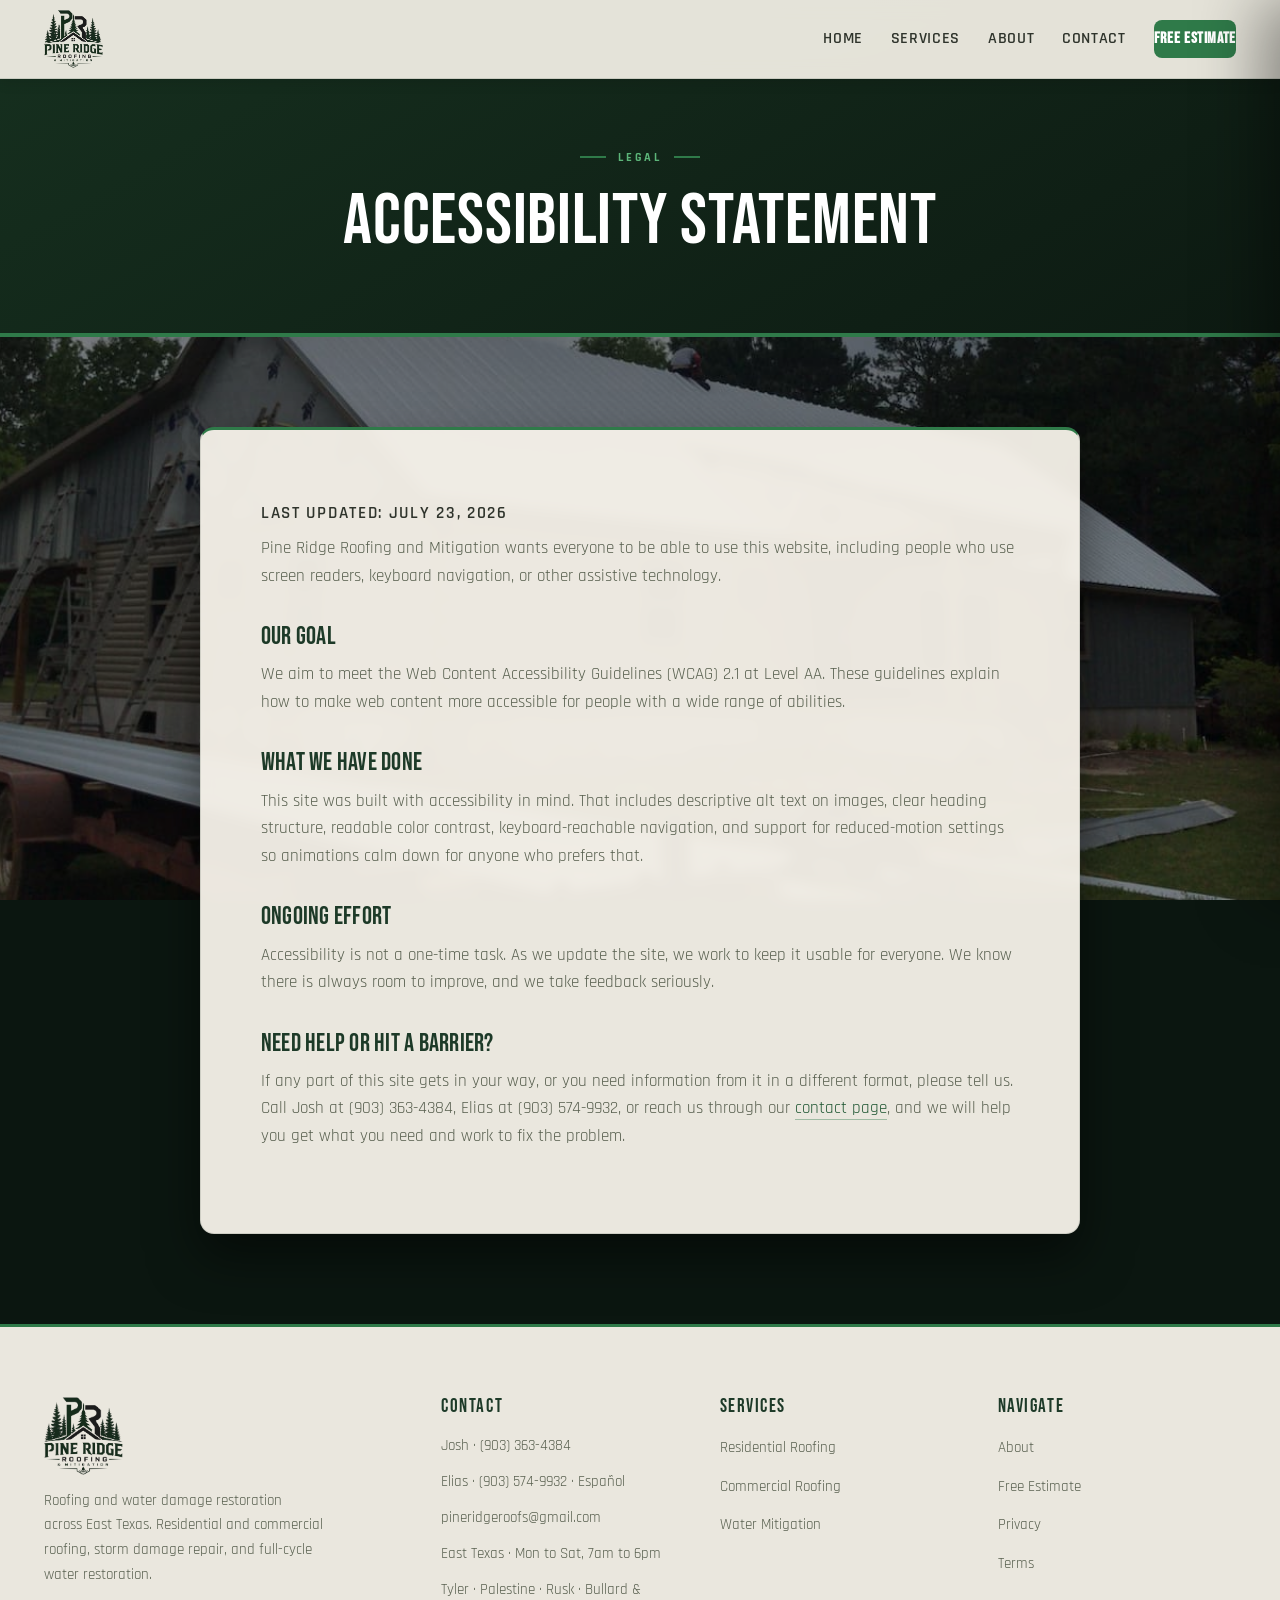
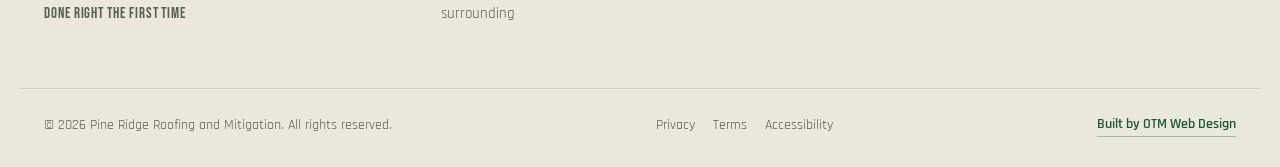
<file: accessibility.html>
<!DOCTYPE html>
<html lang="en">
<head>
  <meta charset="UTF-8">
  <meta name="viewport" content="width=device-width, initial-scale=1.0">
  <title>Accessibility | Pine Ridge Roofing and Mitigation</title>
  <meta name="description" content="Accessibility statement for the Pine Ridge Roofing and Mitigation website. We aim to meet WCAG 2.1 AA and welcome feedback on any barriers.">
  <meta name="robots" content="noindex">
  <link rel="icon" type="image/png" href="assets/favicon.png">
  <link rel="apple-touch-icon" href="assets/favicon.png">
  <link rel="preconnect" href="https://fonts.googleapis.com">
  <link rel="preconnect" href="https://fonts.gstatic.com" crossorigin>
  <link href="https://fonts.googleapis.com/css2?family=Bebas+Neue&family=Rajdhani:wght@500;600;700&display=swap" rel="stylesheet">
  <link rel="stylesheet" href="styles.css">
</head>
<body data-page="legal">

  <nav class="nav">
    <div class="nav-inner">
      <a href="index.html" class="brand" aria-label="Pine Ridge Roofing and Mitigation home">
        <img src="assets/logo.png" alt="Pine Ridge Roofing and Mitigation logo">
      </a>
      <div class="nav-links">
        <a href="index.html" data-nav="home">Home</a>
        <a href="services.html" data-nav="services">Services</a>
        <a href="about.html" data-nav="about">About</a>
        <a href="contact.html" data-nav="contact">Contact</a>
        <a href="contact.html" class="nav-cta">Free Estimate</a>
      </div>
      <button class="hamburger" aria-label="Open menu" aria-expanded="false"><span></span><span></span><span></span></button>
    </div>
  </nav>
  <div class="nav-backdrop"></div>
  <aside class="mobile-menu">
    <a href="index.html" data-nav="home">Home</a>
    <a href="services.html" data-nav="services">Services</a>
    <a href="about.html" data-nav="about">About</a>
    <a href="contact.html" data-nav="contact">Contact</a>
    <a href="tel:+19033634384">Call Josh (903) 363-4384</a>
    <a href="tel:+19035749932" class="mobile-es">Llamar a Elias (903) 574-9932</a>
    <a href="contact.html" class="btn btn-primary">Free Estimate</a>
  </aside>

  <header class="page-hero page-hero--short">
    <div class="inner">
      <span class="eyebrow eyebrow--center">Legal</span>
      <h1>Accessibility Statement</h1>
    </div>
  </header>

  <section>
    <div class="container container--prose prose">
      <p class="legal-updated">Last updated: July 23, 2026</p>

      <p>Pine Ridge Roofing and Mitigation wants everyone to be able to use this website, including people who use screen readers, keyboard navigation, or other assistive technology.</p>

      <h2>Our Goal</h2>
      <p>We aim to meet the Web Content Accessibility Guidelines (WCAG) 2.1 at Level AA. These guidelines explain how to make web content more accessible for people with a wide range of abilities.</p>

      <h2>What We Have Done</h2>
      <p>This site was built with accessibility in mind. That includes descriptive alt text on images, clear heading structure, readable color contrast, keyboard-reachable navigation, and support for reduced-motion settings so animations calm down for anyone who prefers that.</p>

      <h2>Ongoing Effort</h2>
      <p>Accessibility is not a one-time task. As we update the site, we work to keep it usable for everyone. We know there is always room to improve, and we take feedback seriously.</p>

      <h2>Need Help or Hit a Barrier?</h2>
      <p>If any part of this site gets in your way, or you need information from it in a different format, please tell us. Call Josh at (903) 363-4384, Elias at (903) 574-9932, or reach us through our <a href="contact.html">contact page</a>, and we will help you get what you need and work to fix the problem.</p>
    </div>
  </section>

  <!-- FOOTER -->
  <footer class="footer">
    <div class="footer-grid">
      <div class="footer-brand">
        <img src="assets/logo.png" alt="Pine Ridge Roofing and Mitigation logo">
        <p>Roofing and water damage restoration across East Texas. Residential and commercial roofing, storm damage repair, and full-cycle water restoration.</p>
        <p class="footer-tag">Done Right the First Time</p>
      </div>
      <div class="footer-col">
        <h4>Contact</h4>
        <ul class="footer-contact">
          <li><a href="tel:+19033634384">Josh &middot; (903) 363-4384</a></li>
          <li><a href="tel:+19035749932">Elias &middot; (903) 574-9932 &middot; Espa&ntilde;ol</a></li>
          <li><a href="mailto:pineridgeroofs@gmail.com">pineridgeroofs@gmail.com</a></li>
          <li><span>East Texas &middot; Mon to Sat, 7am to 6pm</span></li>
          <li><span>Tyler &middot; Palestine &middot; Rusk &middot; Bullard &amp; surrounding</span></li>
        </ul>
      </div>
      <div class="footer-col">
        <h4>Services</h4>
        <ul>
          <li><a href="services.html#residential">Residential Roofing</a></li>
          <li><a href="services.html#commercial">Commercial Roofing</a></li>
          <li><a href="services.html#water-mitigation">Water Mitigation</a></li>
        </ul>
      </div>
      <div class="footer-col">
        <h4>Navigate</h4>
        <ul>
          <li><a href="about.html">About</a></li>
          <li><a href="contact.html">Free Estimate</a></li>
          <li><a href="privacy.html">Privacy</a></li>
          <li><a href="terms.html">Terms</a></li>
        </ul>
      </div>
    </div>
    <div class="footer-bottom">
      <span>&copy; <span id="year">2026</span> Pine Ridge Roofing and Mitigation. All rights reserved.</span>
      <div class="footer-legal-links">
        <a href="privacy.html">Privacy</a>
        <a href="terms.html">Terms</a>
        <a href="accessibility.html">Accessibility</a>
      </div>
      <a class="otm-credit" href="https://otm-designs.com" target="_blank" rel="noopener">Built by OTM Web Design</a>
    </div>
  </footer>

  <script src="script.js"></script>
</body>
</html>
</file>
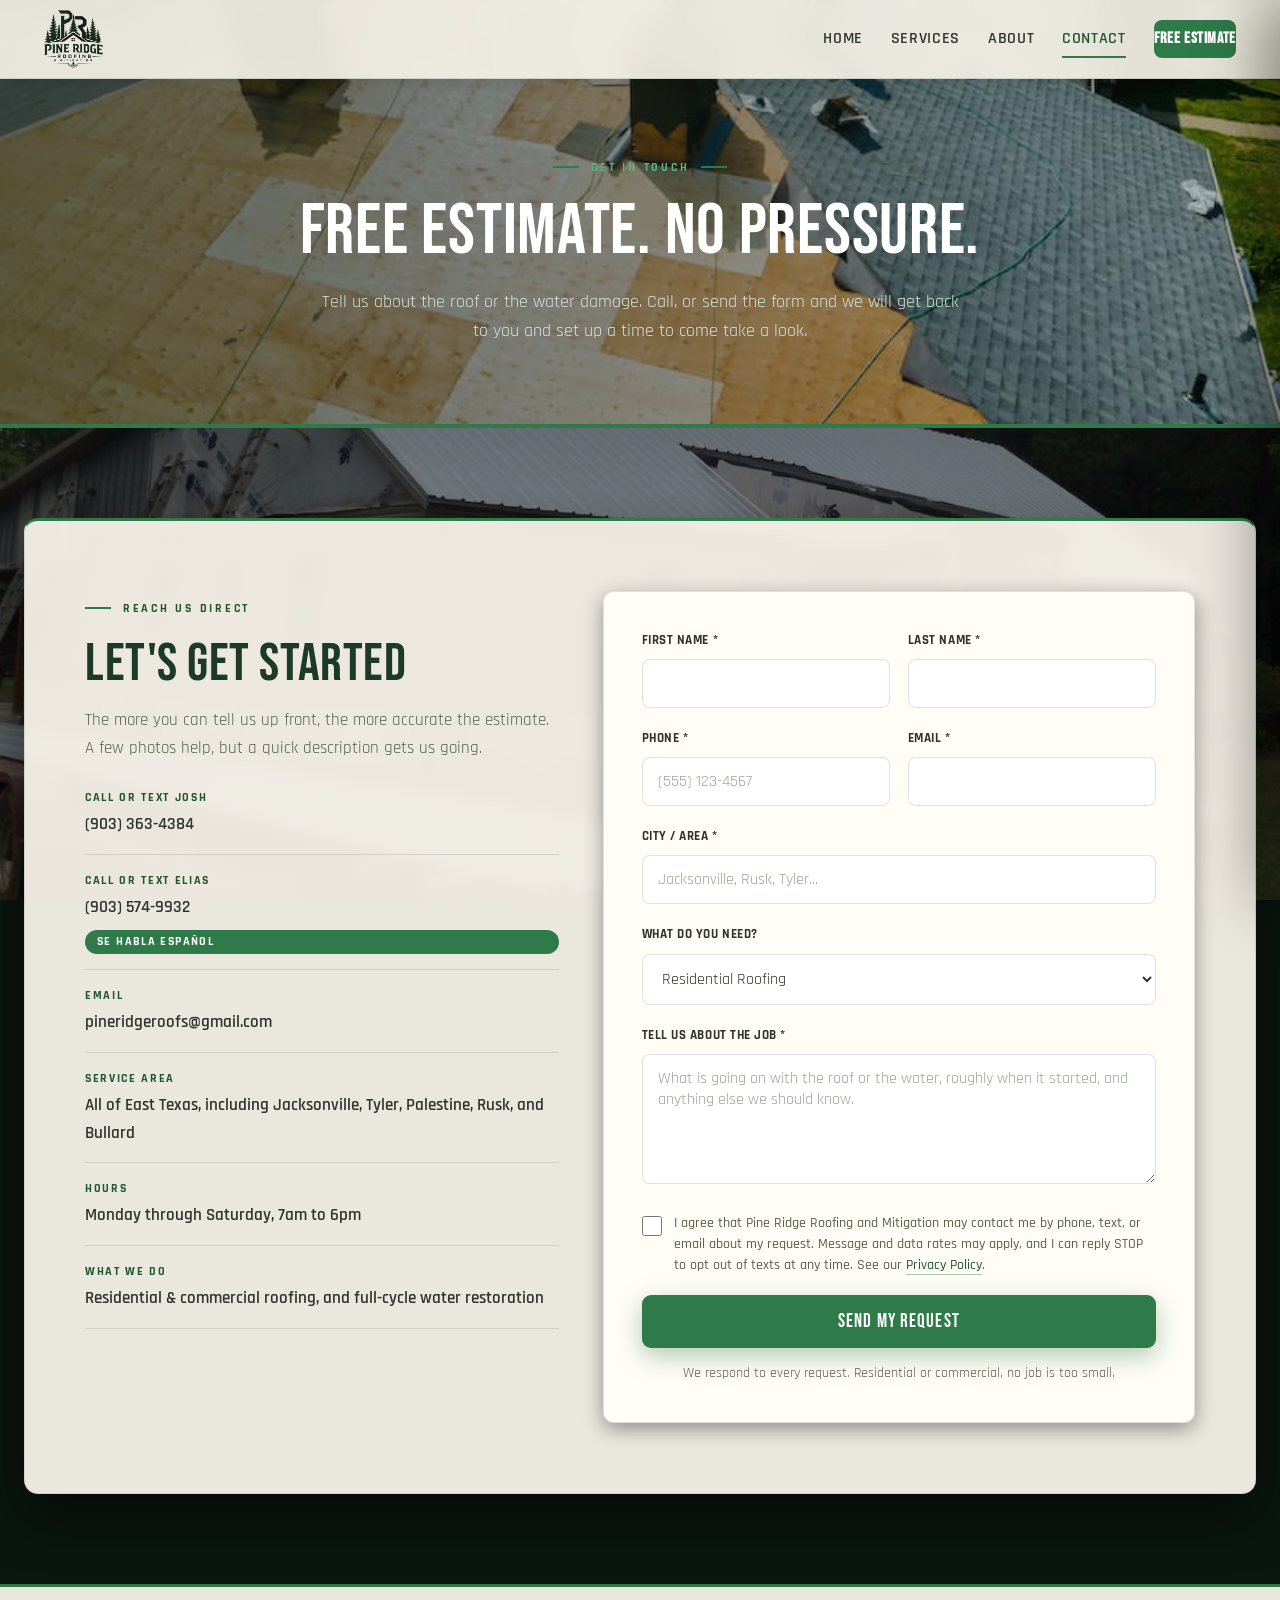
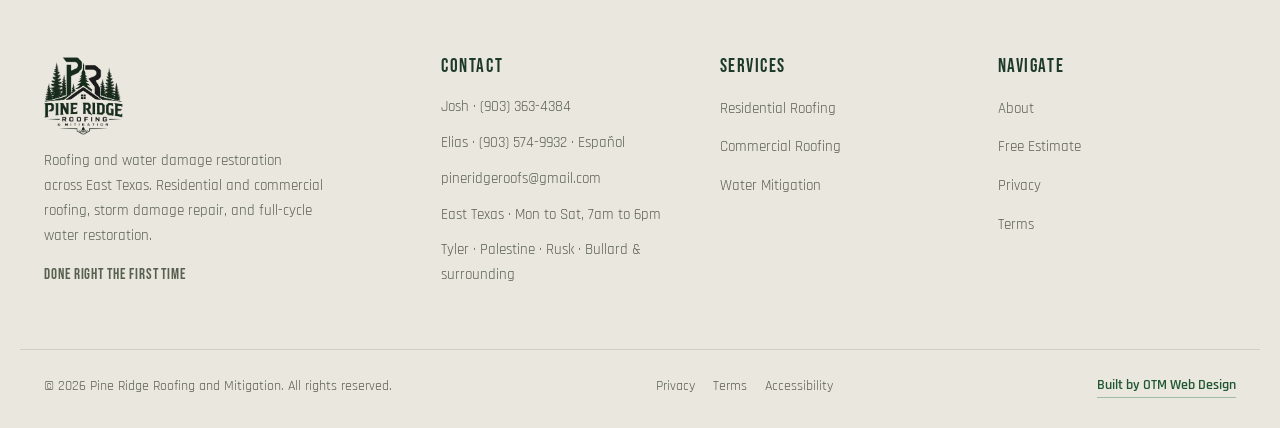
<file: contact.html>
<!DOCTYPE html>
<html lang="en">
<head>
  <meta charset="UTF-8">
  <meta name="viewport" content="width=device-width, initial-scale=1.0">
  <title>Contact | Free Estimate | Pine Ridge | Jacksonville, TX</title>
  <meta name="description" content="Request a free roofing or water restoration estimate from Pine Ridge in Jacksonville, TX. Call or send the form. Serving Cherokee County and East Texas.">
  <link rel="canonical" href="https://pineridgeroofs.com/contact">
  <link rel="icon" type="image/png" href="assets/favicon.png">
  <link rel="apple-touch-icon" href="assets/favicon.png">

  <meta property="og:type" content="website">
  <meta property="og:site_name" content="Pine Ridge Roofing and Mitigation">
  <meta property="og:title" content="Contact | Free Estimate | Pine Ridge | Jacksonville, TX">
  <meta property="og:description" content="Request a free roofing or water restoration estimate from Pine Ridge in Jacksonville, TX. Call or send the form. Serving Cherokee County and East Texas.">
  <meta property="og:url" content="https://pineridgeroofs.com/contact">
  <meta property="og:image" content="https://pineridgeroofs.com/assets/og-image.jpg">
  <meta property="og:image:width" content="1200">
  <meta property="og:image:height" content="630">
  <meta property="og:image:alt" content="Pine Ridge Roofing and Mitigation">
  <meta name="twitter:card" content="summary_large_image">
  <meta name="twitter:title" content="Contact | Free Estimate | Pine Ridge | Jacksonville, TX">
  <meta name="twitter:description" content="Request a free roofing or water restoration estimate in Jacksonville, TX. Serving Cherokee County and East Texas.">
  <meta name="twitter:image" content="https://pineridgeroofs.com/assets/og-image.jpg">

  <link rel="preconnect" href="https://fonts.googleapis.com">
  <link rel="preconnect" href="https://fonts.gstatic.com" crossorigin>
  <link href="https://fonts.googleapis.com/css2?family=Bebas+Neue&family=Rajdhani:wght@500;600;700&display=swap" rel="stylesheet">
  <link rel="stylesheet" href="styles.css">
</head>
<body data-page="contact">

  <nav class="nav">
    <div class="nav-inner">
      <a href="index.html" class="brand" aria-label="Pine Ridge Roofing and Mitigation home">
        <img src="assets/logo.png" alt="Pine Ridge Roofing and Mitigation logo">
      </a>
      <div class="nav-links">
        <a href="index.html" data-nav="home">Home</a>
        <a href="services.html" data-nav="services">Services</a>
        <a href="about.html" data-nav="about">About</a>
        <a href="contact.html" data-nav="contact">Contact</a>
        <a href="contact.html" class="nav-cta">Free Estimate</a>
      </div>
      <button class="hamburger" aria-label="Open menu" aria-expanded="false"><span></span><span></span><span></span></button>
    </div>
  </nav>
  <div class="nav-backdrop"></div>
  <aside class="mobile-menu">
    <a href="index.html" data-nav="home">Home</a>
    <a href="services.html" data-nav="services">Services</a>
    <a href="about.html" data-nav="about">About</a>
    <a href="contact.html" data-nav="contact">Contact</a>
    <a href="tel:+19033634384">Call Josh (903) 363-4384</a>
    <a href="tel:+19035749932" class="mobile-es">Llamar a Elias (903) 574-9932</a>
    <a href="contact.html" class="btn btn-primary">Free Estimate</a>
  </aside>

  <!-- PAGE HERO -->
  <header class="page-hero" style="background-image: url('assets/hero-contact.jpg');">
    <div class="inner">
      <span class="eyebrow eyebrow--center">Get In Touch</span>
      <h1>Free Estimate. No Pressure.</h1>
      <p>Tell us about the roof or the water damage. Call, or send the form and we will get back to you and set up a time to come take a look.</p>
    </div>
  </header>

  <!-- CONTACT -->
  <section>
    <div class="container">
      <div class="contact-grid">
        <div class="contact-info">
          <span class="eyebrow">Reach Us Direct</span>
          <h2>Let's Get Started</h2>
          <p>The more you can tell us up front, the more accurate the estimate. A few photos help, but a quick description gets us going.</p>
          <ul class="contact-list">
            <li>
              <span class="contact-label">Call or Text Josh</span>
              <a href="tel:+19033634384">(903) 363-4384</a>
            </li>
            <li>
              <span class="contact-label">Call or Text Elias</span>
              <a href="tel:+19035749932">(903) 574-9932</a>
              <span class="contact-note">Se habla espa&ntilde;ol</span>
            </li>
            <li>
              <span class="contact-label">Email</span>
              <a href="mailto:pineridgeroofs@gmail.com">pineridgeroofs@gmail.com</a>
            </li>
            <li>
              <span class="contact-label">Service Area</span>
              <span class="contact-value">All of East Texas, including Jacksonville, Tyler, Palestine, Rusk, and Bullard</span>
            </li>
            <li>
              <span class="contact-label">Hours</span>
              <span class="contact-value">Monday through Saturday, 7am to 6pm</span>
            </li>
            <li>
              <span class="contact-label">What We Do</span>
              <span class="contact-value">Residential &amp; commercial roofing, and full-cycle water restoration</span>
            </li>
          </ul>
        </div>

        <div class="form-card">
          <form action="https://formspree.io/f/xzdnooeo" method="POST" data-validate novalidate
                toolname="request_roofing_estimate"
                tooldescription="Request a free, no-obligation roofing or water damage restoration estimate from Pine Ridge Roofing and Mitigation, serving East Texas.">
            <input type="hidden" name="_subject" value="New Free Estimate Request - Pine Ridge Website">
            <div class="field-row">
              <div class="field">
                <label for="first_name">First Name *</label>
                <input type="text" id="first_name" name="first_name" required autocomplete="given-name" tool-param-description="Visitor's first name">
                <span class="field-error"></span>
              </div>
              <div class="field">
                <label for="last_name">Last Name *</label>
                <input type="text" id="last_name" name="last_name" required autocomplete="family-name" tool-param-description="Visitor's last name">
                <span class="field-error"></span>
              </div>
            </div>
            <div class="field-row">
              <div class="field">
                <label for="phone">Phone *</label>
                <input type="tel" id="phone" name="phone" required autocomplete="tel" inputmode="numeric" tool-param-description="Visitor's 10 digit US phone number">
                <span class="field-error"></span>
              </div>
              <div class="field">
                <label for="email">Email *</label>
                <input type="email" id="email" name="email" required autocomplete="email" tool-param-description="Visitor's email address">
                <span class="field-error"></span>
              </div>
            </div>
            <div class="field">
              <label for="city">City / Area *</label>
              <input type="text" id="city" name="city" required placeholder="Jacksonville, Rusk, Tyler..." autocomplete="address-level2" tool-param-description="City or town where the work is needed">
              <span class="field-error"></span>
            </div>
            <div class="field">
              <label for="service">What Do You Need?</label>
              <select id="service" name="service" tool-param-description="Type of work needed: residential roofing, commercial roofing, water mitigation and restoration, storm damage, or something else">
                <option value="Residential Roofing">Residential Roofing</option>
                <option value="Commercial Roofing">Commercial Roofing</option>
                <option value="Water Mitigation and Restoration">Water Mitigation and Restoration</option>
                <option value="Storm Damage">Storm Damage</option>
                <option value="Something Else">Something Else</option>
              </select>
            </div>
            <div class="field">
              <label for="message">Tell Us About the Job *</label>
              <textarea id="message" name="message" required placeholder="What is going on with the roof or the water, roughly when it started, and anything else we should know." tool-param-description="Description of the roofing or water damage problem"></textarea>
              <span class="field-error"></span>
            </div>
            <div class="field-consent">
              <input type="checkbox" id="consent" name="consent" value="yes">
              <label for="consent">I agree that Pine Ridge Roofing and Mitigation may contact me by phone, text, or email about my request. Message and data rates may apply, and I can reply STOP to opt out of texts at any time. See our <a href="privacy.html">Privacy Policy</a>.</label>
            </div>
            <p id="consent-error" class="field-error">Please check the box so we know we can contact you.</p>
            <p class="form-banner" role="alert"></p>
            <button type="submit" class="btn btn-primary btn-block">Send My Request</button>
            <p class="form-fineprint">We respond to every request. Residential or commercial, no job is too small.</p>
          </form>
        </div>
      </div>
    </div>
  </section>

  <!-- FOOTER -->
  <footer class="footer">
    <div class="footer-grid">
      <div class="footer-brand">
        <img src="assets/logo.png" alt="Pine Ridge Roofing and Mitigation logo">
        <p>Roofing and water damage restoration across East Texas. Residential and commercial roofing, storm damage repair, and full-cycle water restoration.</p>
        <p class="footer-tag">Done Right the First Time</p>
      </div>
      <div class="footer-col">
        <h4>Contact</h4>
        <ul class="footer-contact">
          <li><a href="tel:+19033634384">Josh &middot; (903) 363-4384</a></li>
          <li><a href="tel:+19035749932">Elias &middot; (903) 574-9932 &middot; Espa&ntilde;ol</a></li>
          <li><a href="mailto:pineridgeroofs@gmail.com">pineridgeroofs@gmail.com</a></li>
          <li><span>East Texas &middot; Mon to Sat, 7am to 6pm</span></li>
          <li><span>Tyler &middot; Palestine &middot; Rusk &middot; Bullard &amp; surrounding</span></li>
        </ul>
      </div>
      <div class="footer-col">
        <h4>Services</h4>
        <ul>
          <li><a href="services.html#residential">Residential Roofing</a></li>
          <li><a href="services.html#commercial">Commercial Roofing</a></li>
          <li><a href="services.html#water-mitigation">Water Mitigation</a></li>
        </ul>
      </div>
      <div class="footer-col">
        <h4>Navigate</h4>
        <ul>
          <li><a href="about.html">About</a></li>
          <li><a href="contact.html">Free Estimate</a></li>
          <li><a href="privacy.html">Privacy</a></li>
          <li><a href="terms.html">Terms</a></li>
        </ul>
      </div>
    </div>
    <div class="footer-bottom">
      <span>&copy; <span id="year">2026</span> Pine Ridge Roofing and Mitigation. All rights reserved.</span>
      <div class="footer-legal-links">
        <a href="privacy.html">Privacy</a>
        <a href="terms.html">Terms</a>
        <a href="accessibility.html">Accessibility</a>
      </div>
      <a class="otm-credit" href="https://otm-designs.com" target="_blank" rel="noopener">Built by OTM Web Design</a>
    </div>
  </footer>

  <script src="script.js"></script>
</body>
</html>
</file>
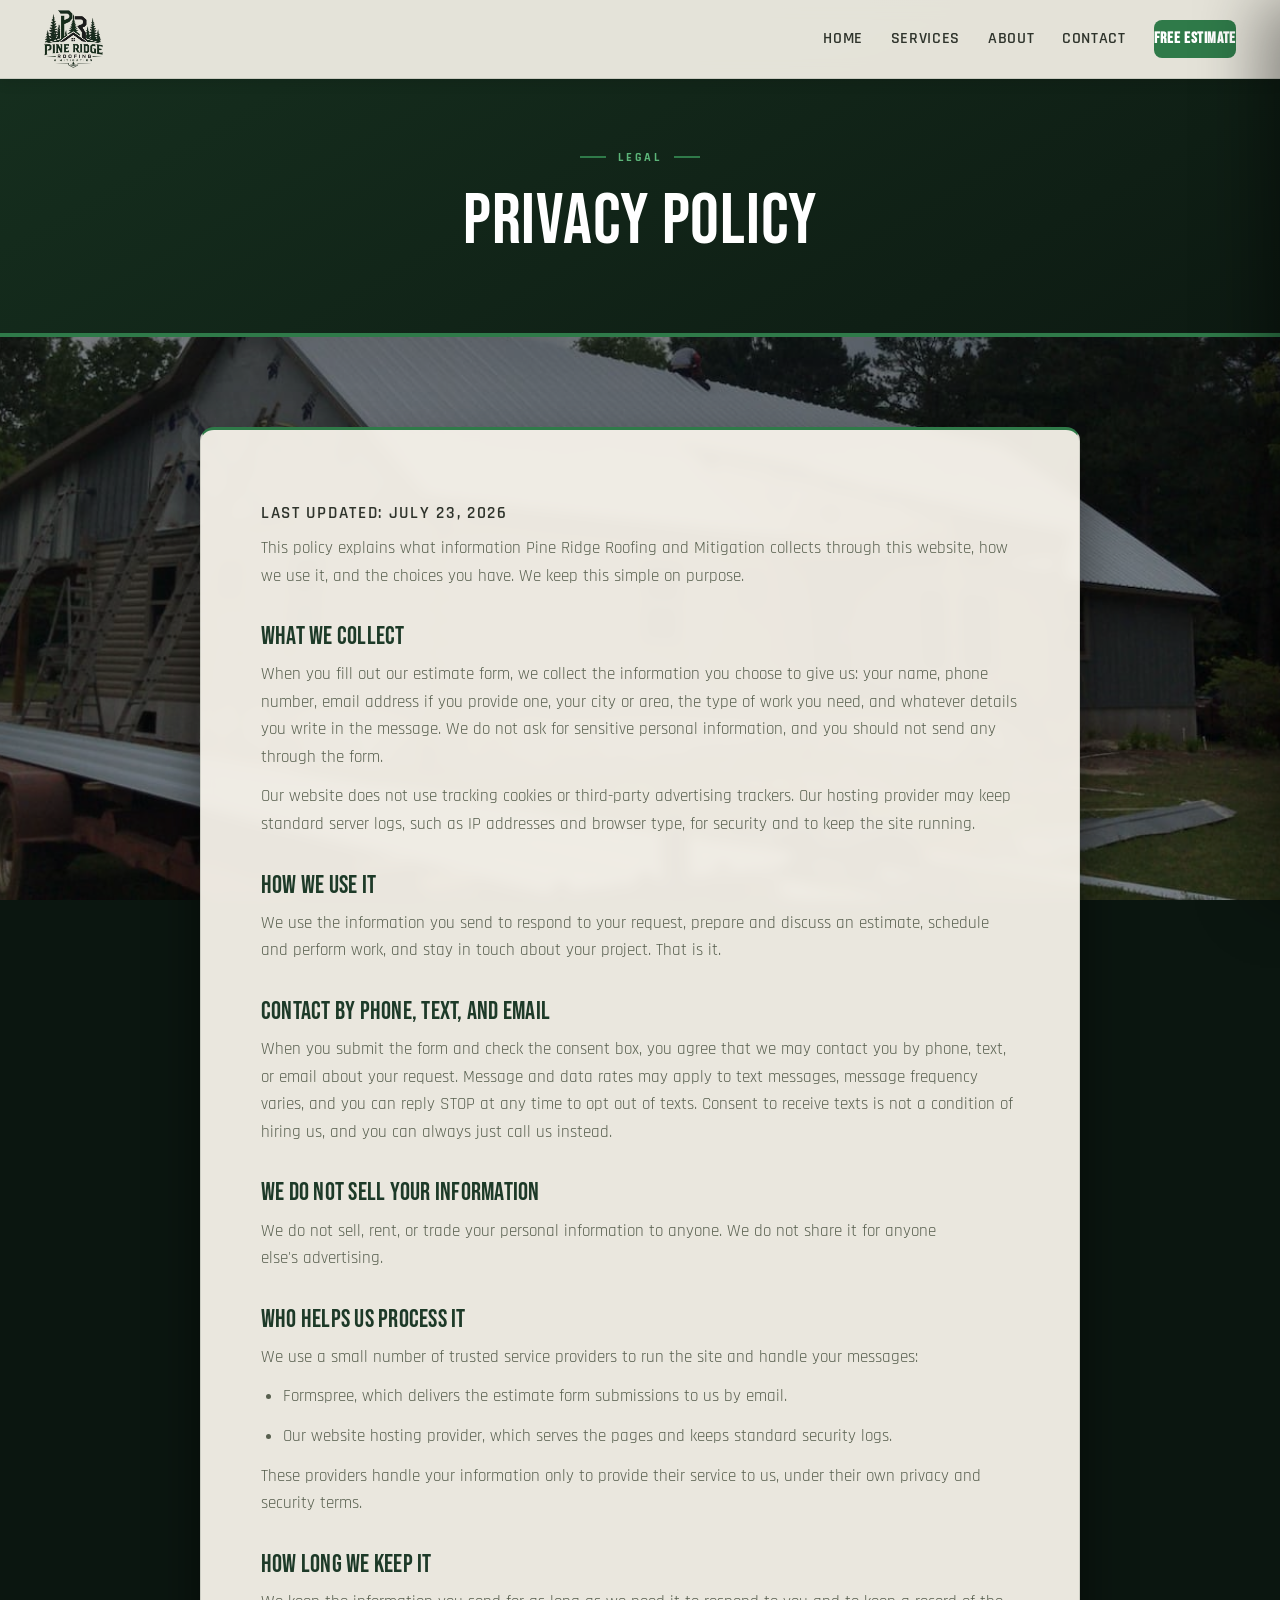
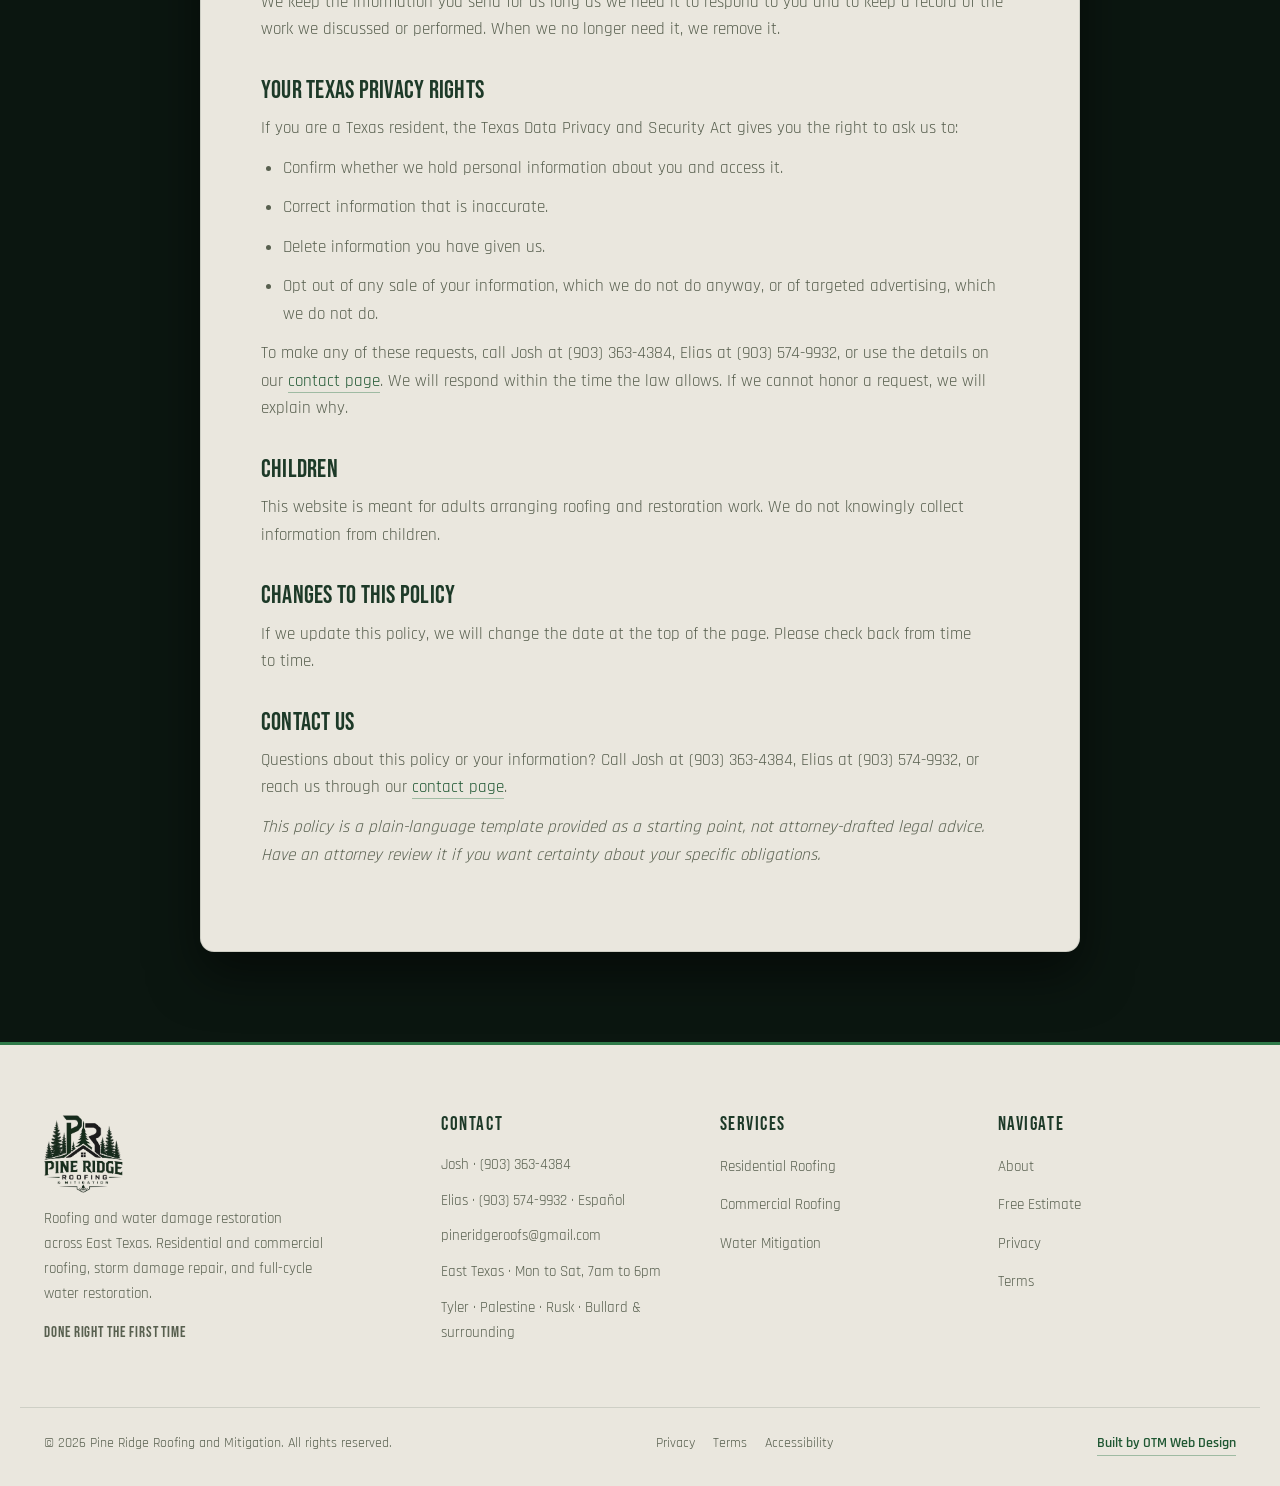
<file: privacy.html>
<!DOCTYPE html>
<html lang="en">
<head>
  <meta charset="UTF-8">
  <meta name="viewport" content="width=device-width, initial-scale=1.0">
  <title>Privacy Policy | Pine Ridge Roofing and Mitigation</title>
  <meta name="description" content="Privacy policy for Pine Ridge Roofing and Mitigation, covering what we collect through our website form, how we use it, and your Texas privacy rights.">
  <meta name="robots" content="noindex">
  <link rel="icon" type="image/png" href="assets/favicon.png">
  <link rel="apple-touch-icon" href="assets/favicon.png">
  <link rel="preconnect" href="https://fonts.googleapis.com">
  <link rel="preconnect" href="https://fonts.gstatic.com" crossorigin>
  <link href="https://fonts.googleapis.com/css2?family=Bebas+Neue&family=Rajdhani:wght@500;600;700&display=swap" rel="stylesheet">
  <link rel="stylesheet" href="styles.css">
</head>
<body data-page="legal">

  <nav class="nav">
    <div class="nav-inner">
      <a href="index.html" class="brand" aria-label="Pine Ridge Roofing and Mitigation home">
        <img src="assets/logo.png" alt="Pine Ridge Roofing and Mitigation logo">
      </a>
      <div class="nav-links">
        <a href="index.html" data-nav="home">Home</a>
        <a href="services.html" data-nav="services">Services</a>
        <a href="about.html" data-nav="about">About</a>
        <a href="contact.html" data-nav="contact">Contact</a>
        <a href="contact.html" class="nav-cta">Free Estimate</a>
      </div>
      <button class="hamburger" aria-label="Open menu" aria-expanded="false"><span></span><span></span><span></span></button>
    </div>
  </nav>
  <div class="nav-backdrop"></div>
  <aside class="mobile-menu">
    <a href="index.html" data-nav="home">Home</a>
    <a href="services.html" data-nav="services">Services</a>
    <a href="about.html" data-nav="about">About</a>
    <a href="contact.html" data-nav="contact">Contact</a>
    <a href="tel:+19033634384">Call Josh (903) 363-4384</a>
    <a href="tel:+19035749932" class="mobile-es">Llamar a Elias (903) 574-9932</a>
    <a href="contact.html" class="btn btn-primary">Free Estimate</a>
  </aside>

  <header class="page-hero page-hero--short">
    <div class="inner">
      <span class="eyebrow eyebrow--center">Legal</span>
      <h1>Privacy Policy</h1>
    </div>
  </header>

  <section>
    <div class="container container--prose prose">
      <p class="legal-updated">Last updated: July 23, 2026</p>

      <p>This policy explains what information Pine Ridge Roofing and Mitigation collects through this website, how we use it, and the choices you have. We keep this simple on purpose.</p>

      <h2>What We Collect</h2>
      <p>When you fill out our estimate form, we collect the information you choose to give us: your name, phone number, email address if you provide one, your city or area, the type of work you need, and whatever details you write in the message. We do not ask for sensitive personal information, and you should not send any through the form.</p>
      <p>Our website does not use tracking cookies or third-party advertising trackers. Our hosting provider may keep standard server logs, such as IP addresses and browser type, for security and to keep the site running.</p>

      <h2>How We Use It</h2>
      <p>We use the information you send to respond to your request, prepare and discuss an estimate, schedule and perform work, and stay in touch about your project. That is it.</p>

      <h2>Contact by Phone, Text, and Email</h2>
      <p>When you submit the form and check the consent box, you agree that we may contact you by phone, text, or email about your request. Message and data rates may apply to text messages, message frequency varies, and you can reply STOP at any time to opt out of texts. Consent to receive texts is not a condition of hiring us, and you can always just call us instead.</p>

      <h2>We Do Not Sell Your Information</h2>
      <p>We do not sell, rent, or trade your personal information to anyone. We do not share it for anyone else's advertising.</p>

      <h2>Who Helps Us Process It</h2>
      <p>We use a small number of trusted service providers to run the site and handle your messages:</p>
      <ul>
        <li>Formspree, which delivers the estimate form submissions to us by email.</li>
        <li>Our website hosting provider, which serves the pages and keeps standard security logs.</li>
      </ul>
      <p>These providers handle your information only to provide their service to us, under their own privacy and security terms.</p>

      <h2>How Long We Keep It</h2>
      <p>We keep the information you send for as long as we need it to respond to you and to keep a record of the work we discussed or performed. When we no longer need it, we remove it.</p>

      <h2>Your Texas Privacy Rights</h2>
      <p>If you are a Texas resident, the Texas Data Privacy and Security Act gives you the right to ask us to:</p>
      <ul>
        <li>Confirm whether we hold personal information about you and access it.</li>
        <li>Correct information that is inaccurate.</li>
        <li>Delete information you have given us.</li>
        <li>Opt out of any sale of your information, which we do not do anyway, or of targeted advertising, which we do not do.</li>
      </ul>
      <p>To make any of these requests, call Josh at (903) 363-4384, Elias at (903) 574-9932, or use the details on our <a href="contact.html">contact page</a>. We will respond within the time the law allows. If we cannot honor a request, we will explain why.</p>

      <h2>Children</h2>
      <p>This website is meant for adults arranging roofing and restoration work. We do not knowingly collect information from children.</p>

      <h2>Changes to This Policy</h2>
      <p>If we update this policy, we will change the date at the top of the page. Please check back from time to time.</p>

      <h2>Contact Us</h2>
      <p>Questions about this policy or your information? Call Josh at (903) 363-4384, Elias at (903) 574-9932, or reach us through our <a href="contact.html">contact page</a>.</p>

      <p><em>This policy is a plain-language template provided as a starting point, not attorney-drafted legal advice. Have an attorney review it if you want certainty about your specific obligations.</em></p>
    </div>
  </section>

  <!-- FOOTER -->
  <footer class="footer">
    <div class="footer-grid">
      <div class="footer-brand">
        <img src="assets/logo.png" alt="Pine Ridge Roofing and Mitigation logo">
        <p>Roofing and water damage restoration across East Texas. Residential and commercial roofing, storm damage repair, and full-cycle water restoration.</p>
        <p class="footer-tag">Done Right the First Time</p>
      </div>
      <div class="footer-col">
        <h4>Contact</h4>
        <ul class="footer-contact">
          <li><a href="tel:+19033634384">Josh &middot; (903) 363-4384</a></li>
          <li><a href="tel:+19035749932">Elias &middot; (903) 574-9932 &middot; Espa&ntilde;ol</a></li>
          <li><a href="mailto:pineridgeroofs@gmail.com">pineridgeroofs@gmail.com</a></li>
          <li><span>East Texas &middot; Mon to Sat, 7am to 6pm</span></li>
          <li><span>Tyler &middot; Palestine &middot; Rusk &middot; Bullard &amp; surrounding</span></li>
        </ul>
      </div>
      <div class="footer-col">
        <h4>Services</h4>
        <ul>
          <li><a href="services.html#residential">Residential Roofing</a></li>
          <li><a href="services.html#commercial">Commercial Roofing</a></li>
          <li><a href="services.html#water-mitigation">Water Mitigation</a></li>
        </ul>
      </div>
      <div class="footer-col">
        <h4>Navigate</h4>
        <ul>
          <li><a href="about.html">About</a></li>
          <li><a href="contact.html">Free Estimate</a></li>
          <li><a href="privacy.html">Privacy</a></li>
          <li><a href="terms.html">Terms</a></li>
        </ul>
      </div>
    </div>
    <div class="footer-bottom">
      <span>&copy; <span id="year">2026</span> Pine Ridge Roofing and Mitigation. All rights reserved.</span>
      <div class="footer-legal-links">
        <a href="privacy.html">Privacy</a>
        <a href="terms.html">Terms</a>
        <a href="accessibility.html">Accessibility</a>
      </div>
      <a class="otm-credit" href="https://otm-designs.com" target="_blank" rel="noopener">Built by OTM Web Design</a>
    </div>
  </footer>

  <script src="script.js"></script>
</body>
</html>
</file>
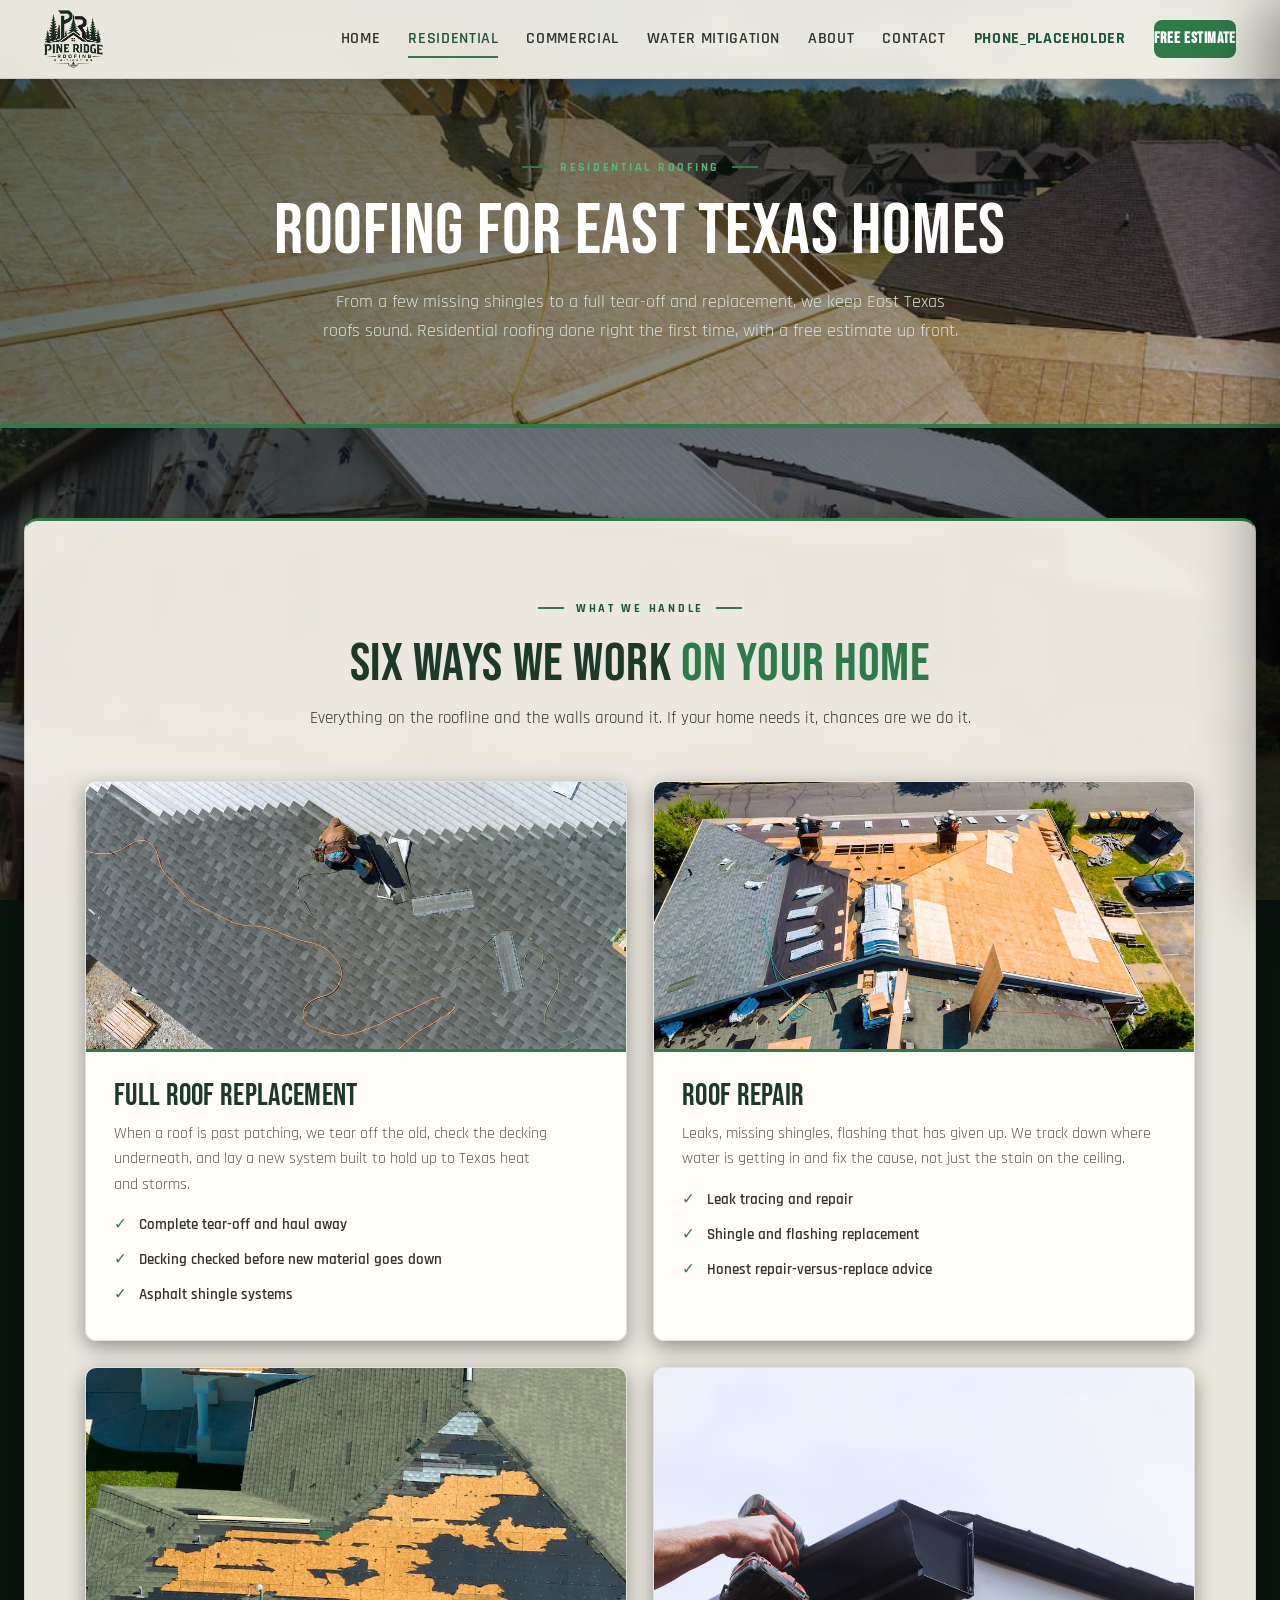
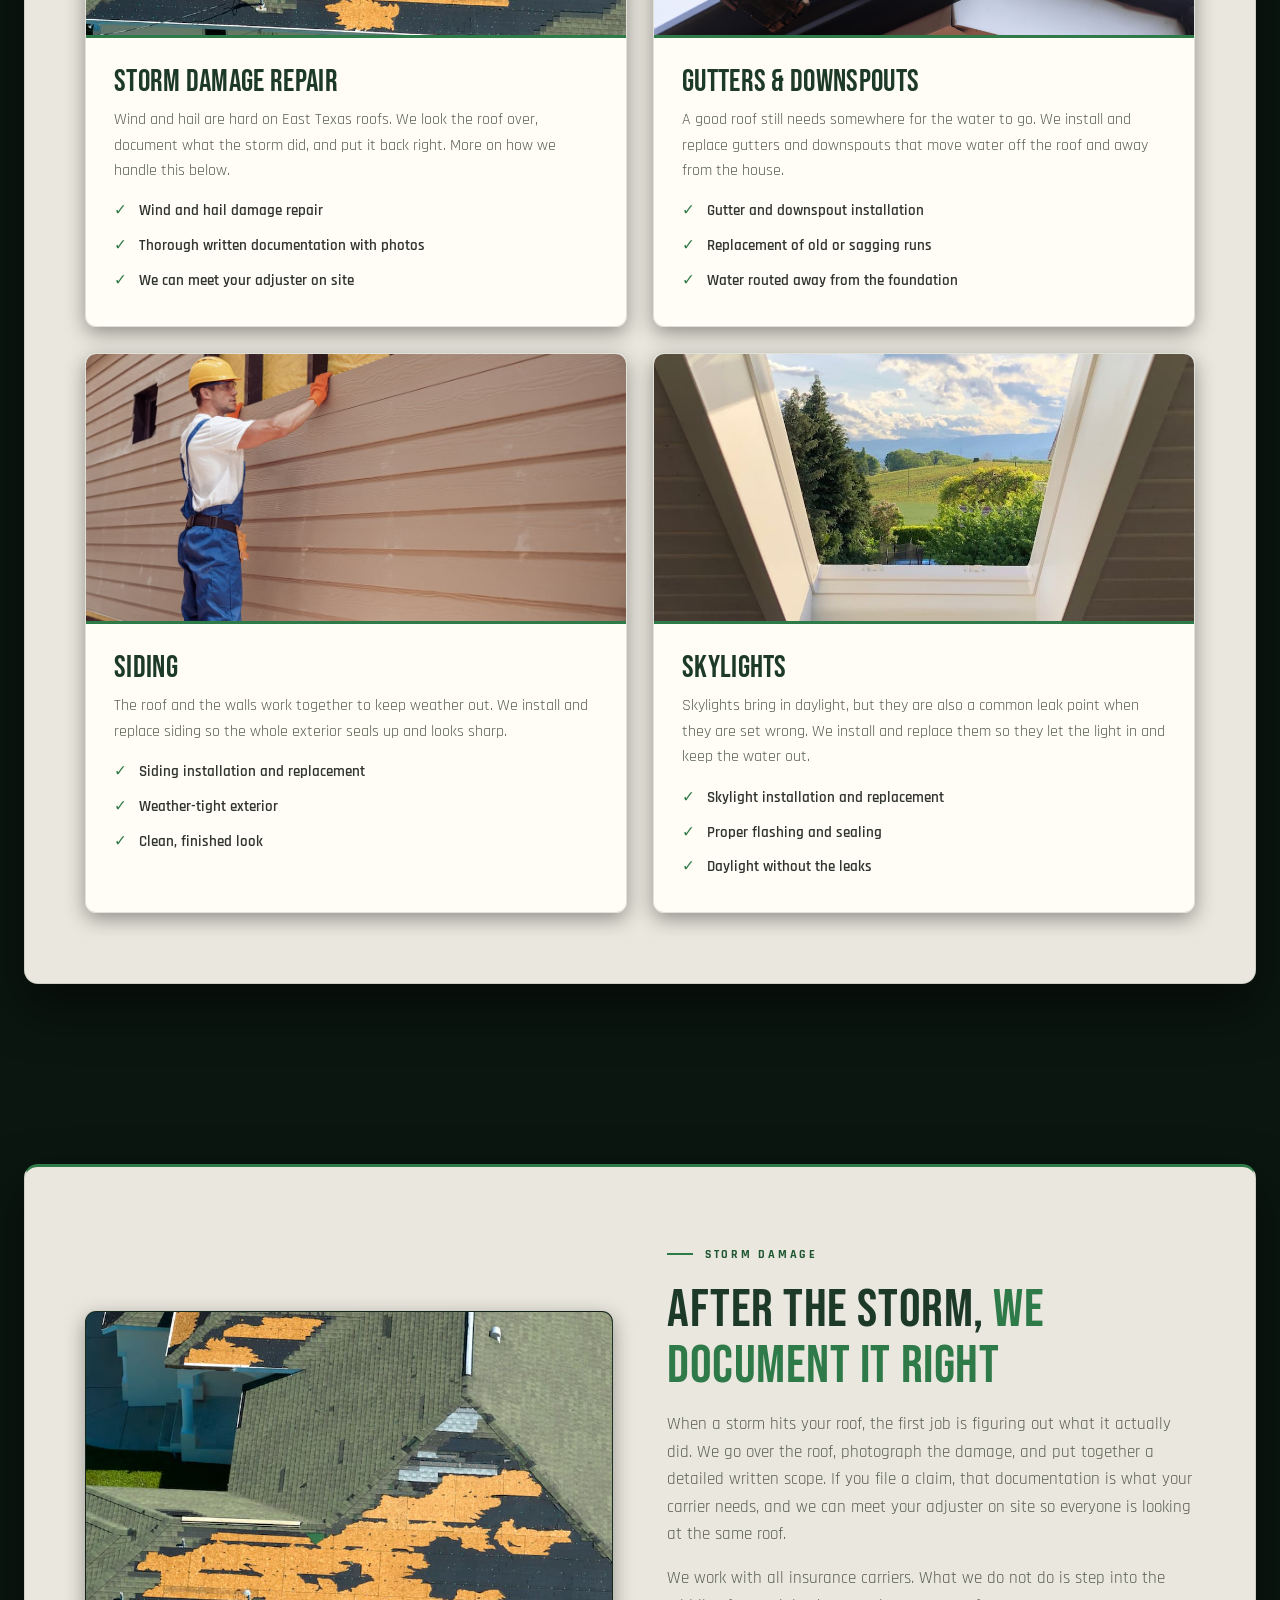
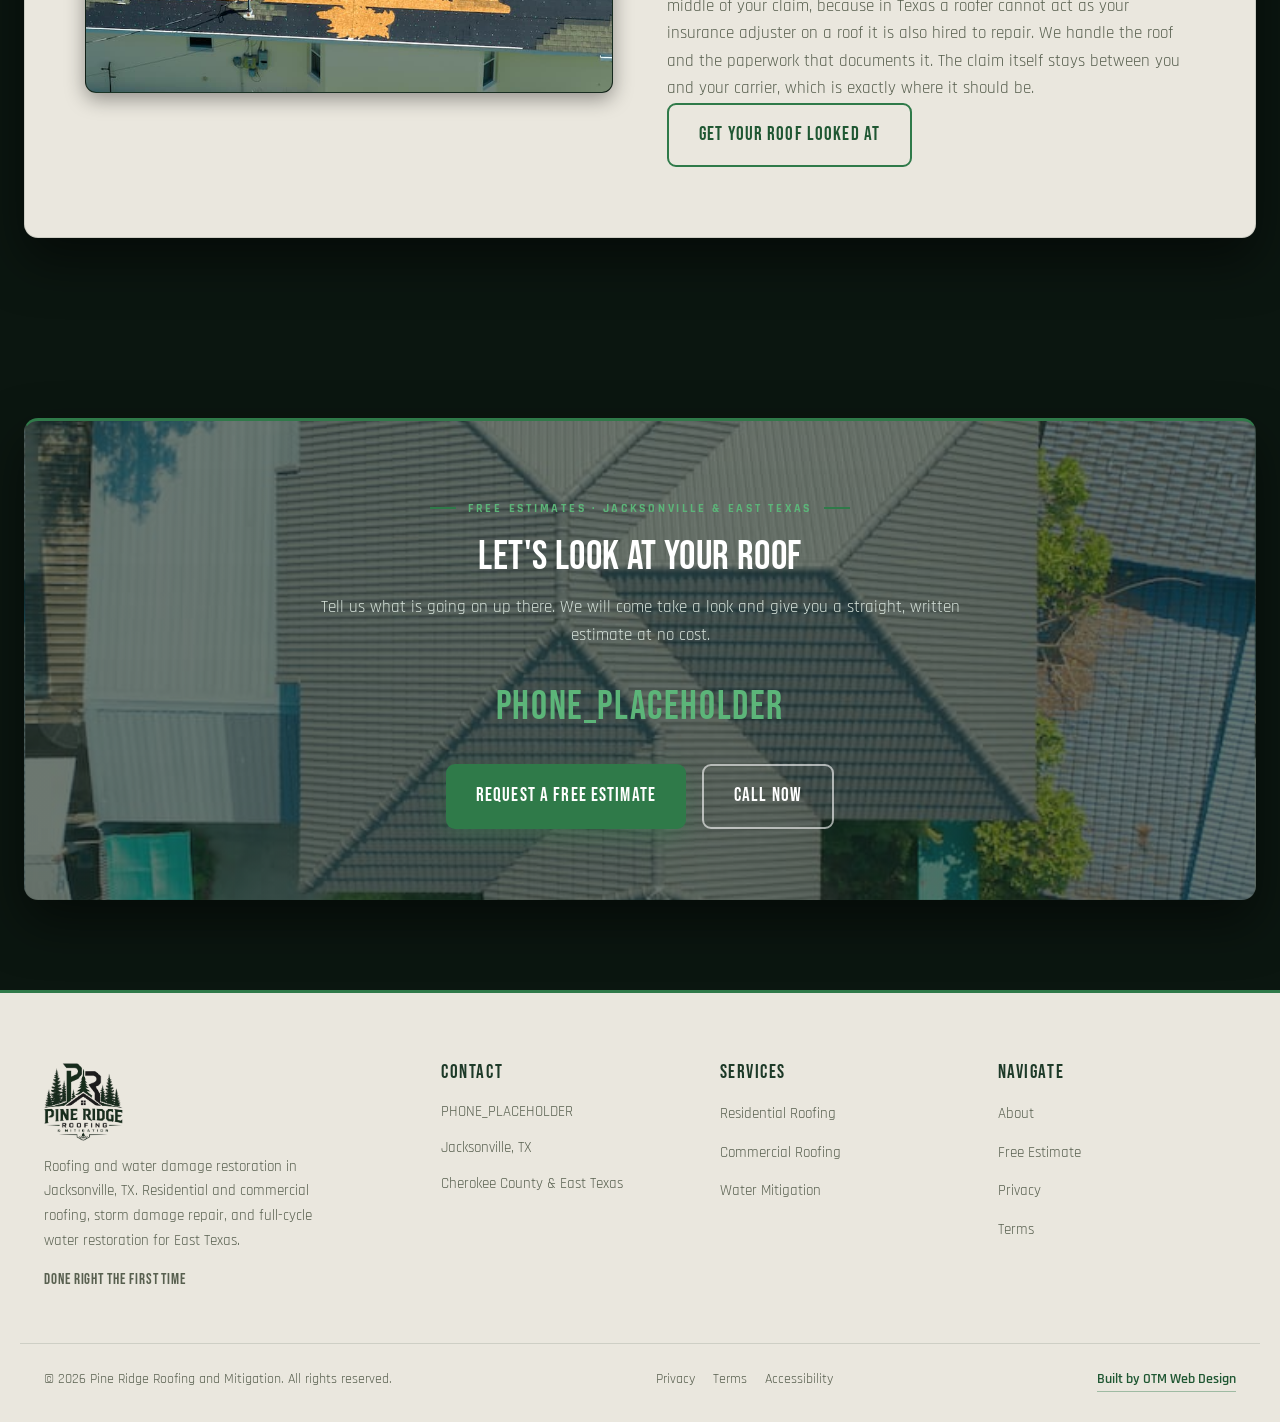
<file: residential-roofing.html>
<!DOCTYPE html>
<html lang="en">
<head>
  <meta charset="UTF-8">
  <meta name="viewport" content="width=device-width, initial-scale=1.0">
  <title>Residential Roofing | Pine Ridge | Jacksonville, TX</title>
  <meta name="description" content="Residential roofing in Jacksonville and East Texas. Full roof replacement, roof repair, storm damage repair, gutters, siding, and skylights. Free estimates.">
  <link rel="canonical" href="https://pineridgeroofingtx.com/residential-roofing">
  <link rel="icon" type="image/png" href="assets/favicon.png">
  <link rel="apple-touch-icon" href="assets/favicon.png">

  <meta property="og:type" content="website">
  <meta property="og:site_name" content="Pine Ridge Roofing and Mitigation">
  <meta property="og:title" content="Residential Roofing | Pine Ridge | Jacksonville, TX">
  <meta property="og:description" content="Residential roofing in Jacksonville and East Texas. Full roof replacement, roof repair, storm damage repair, gutters, siding, and skylights. Free estimates.">
  <meta property="og:url" content="https://pineridgeroofingtx.com/residential-roofing">
  <meta property="og:image" content="https://pineridgeroofingtx.com/assets/og-image.jpg">
  <meta property="og:image:width" content="1200">
  <meta property="og:image:height" content="630">
  <meta property="og:image:alt" content="Pine Ridge Roofing and Mitigation">
  <meta name="twitter:card" content="summary_large_image">
  <meta name="twitter:title" content="Residential Roofing | Pine Ridge | Jacksonville, TX">
  <meta name="twitter:description" content="Residential roofing in Jacksonville and East Texas. Full roof replacement, roof repair, storm damage repair, gutters, siding, and skylights.">
  <meta name="twitter:image" content="https://pineridgeroofingtx.com/assets/og-image.jpg">

  <link rel="preconnect" href="https://fonts.googleapis.com">
  <link rel="preconnect" href="https://fonts.gstatic.com" crossorigin>
  <link href="https://fonts.googleapis.com/css2?family=Bebas+Neue&family=Rajdhani:wght@500;600;700&display=swap" rel="stylesheet">
  <link rel="stylesheet" href="styles.css">
</head>
<body data-page="residential">

  <nav class="nav">
    <div class="nav-inner">
      <a href="index.html" class="brand" aria-label="Pine Ridge Roofing and Mitigation home">
        <img src="assets/logo.png" alt="Pine Ridge Roofing and Mitigation logo">
      </a>
      <div class="nav-links">
        <a href="index.html" data-nav="home">Home</a>
        <a href="residential-roofing.html" data-nav="residential">Residential</a>
        <a href="commercial-roofing.html" data-nav="commercial">Commercial</a>
        <a href="water-mitigation.html" data-nav="water">Water Mitigation</a>
        <a href="about.html" data-nav="about">About</a>
        <a href="contact.html" data-nav="contact">Contact</a>
        <a href="tel:PHONE_PLACEHOLDER" class="nav-phone">PHONE_PLACEHOLDER</a>
        <a href="contact.html" class="nav-cta">Free Estimate</a>
      </div>
      <button class="hamburger" aria-label="Open menu" aria-expanded="false"><span></span><span></span><span></span></button>
    </div>
  </nav>
  <div class="nav-backdrop"></div>
  <aside class="mobile-menu">
    <a href="index.html" data-nav="home">Home</a>
    <a href="residential-roofing.html" data-nav="residential">Residential Roofing</a>
    <a href="commercial-roofing.html" data-nav="commercial">Commercial Roofing</a>
    <a href="water-mitigation.html" data-nav="water">Water Mitigation</a>
    <a href="about.html" data-nav="about">About</a>
    <a href="contact.html" data-nav="contact">Contact</a>
    <a href="tel:PHONE_PLACEHOLDER">Call PHONE_PLACEHOLDER</a>
    <a href="contact.html" class="btn btn-primary">Free Estimate</a>
  </aside>

  <!-- PAGE HERO -->
  <header class="page-hero" style="background-image: url('assets/hero-residential.jpg');">
    <div class="inner">
      <span class="eyebrow eyebrow--center">Residential Roofing</span>
      <h1>Roofing for East Texas Homes</h1>
      <p>From a few missing shingles to a full tear-off and replacement, we keep East Texas roofs sound. Residential roofing done right the first time, with a free estimate up front.</p>
    </div>
  </header>

  <!-- SERVICES DETAIL -->
  <section>
    <div class="container">
      <div class="section-head center">
        <span class="eyebrow eyebrow--center">What We Handle</span>
        <h2>Six Ways We Work <span style="color:var(--green)">on Your Home</span></h2>
        <p>Everything on the roofline and the walls around it. If your home needs it, chances are we do it.</p>
      </div>
      <div class="services-grid services-detail-grid">

        <article class="service-card">
          <img src="assets/service-roof-replacement.jpg" alt="New asphalt shingle roof replacement on an East Texas home">
          <div class="card-body">
            <h3>Full Roof Replacement</h3>
            <p>When a roof is past patching, we tear off the old, check the decking underneath, and lay a new system built to hold up to Texas heat and storms.</p>
            <ul class="check-list">
              <li>Complete tear-off and haul away</li>
              <li>Decking checked before new material goes down</li>
              <li>Asphalt shingle systems</li>
            </ul>
          </div>
        </article>

        <article class="service-card">
          <img src="assets/service-roof-repair.jpg" alt="Roofer repairing shingles on a residential roof">
          <div class="card-body">
            <h3>Roof Repair</h3>
            <p>Leaks, missing shingles, flashing that has given up. We track down where water is getting in and fix the cause, not just the stain on the ceiling.</p>
            <ul class="check-list">
              <li>Leak tracing and repair</li>
              <li>Shingle and flashing replacement</li>
              <li>Honest repair-versus-replace advice</li>
            </ul>
          </div>
        </article>

        <article class="service-card">
          <img src="assets/service-storm-damage.jpg" alt="Storm damaged roof with lifted and missing shingles">
          <div class="card-body">
            <h3>Storm Damage Repair</h3>
            <p>Wind and hail are hard on East Texas roofs. We look the roof over, document what the storm did, and put it back right. More on how we handle this below.</p>
            <ul class="check-list">
              <li>Wind and hail damage repair</li>
              <li>Thorough written documentation with photos</li>
              <li>We can meet your adjuster on site</li>
            </ul>
          </div>
        </article>

        <article class="service-card">
          <img src="assets/service-gutters.jpg" alt="New gutters and downspouts installed on a home">
          <div class="card-body">
            <h3>Gutters &amp; Downspouts</h3>
            <p>A good roof still needs somewhere for the water to go. We install and replace gutters and downspouts that move water off the roof and away from the house.</p>
            <ul class="check-list">
              <li>Gutter and downspout installation</li>
              <li>Replacement of old or sagging runs</li>
              <li>Water routed away from the foundation</li>
            </ul>
          </div>
        </article>

        <article class="service-card">
          <img src="assets/service-siding.jpg" alt="New siding installed on the exterior of a home">
          <div class="card-body">
            <h3>Siding</h3>
            <p>The roof and the walls work together to keep weather out. We install and replace siding so the whole exterior seals up and looks sharp.</p>
            <ul class="check-list">
              <li>Siding installation and replacement</li>
              <li>Weather-tight exterior</li>
              <li>Clean, finished look</li>
            </ul>
          </div>
        </article>

        <article class="service-card">
          <img src="assets/service-skylights.jpg" alt="Skylight installed in a residential roof">
          <div class="card-body">
            <h3>Skylights</h3>
            <p>Skylights bring in daylight, but they are also a common leak point when they are set wrong. We install and replace them so they let the light in and keep the water out.</p>
            <ul class="check-list">
              <li>Skylight installation and replacement</li>
              <li>Proper flashing and sealing</li>
              <li>Daylight without the leaks</li>
            </ul>
          </div>
        </article>

      </div>
    </div>
  </section>

  <!-- STORM DAMAGE FEATURE (insurance paragraph lives here) -->
  <section>
    <div class="container">
      <div class="feature-grid">
        <div class="feature-media">
          <img src="assets/service-storm-damage.jpg" alt="Roofer documenting hail damage on a shingle roof">
        </div>
        <div class="feature-copy">
          <span class="eyebrow">Storm Damage</span>
          <h2>After the Storm, <span style="color:var(--green)">We Document It Right</span></h2>
          <p>When a storm hits your roof, the first job is figuring out what it actually did. We go over the roof, photograph the damage, and put together a detailed written scope. If you file a claim, that documentation is what your carrier needs, and we can meet your adjuster on site so everyone is looking at the same roof.</p>
          <p>We work with all insurance carriers. What we do not do is step into the middle of your claim, because in Texas a roofer cannot act as your insurance adjuster on a roof it is also hired to repair. We handle the roof and the paperwork that documents it. The claim itself stays between you and your carrier, which is exactly where it should be.</p>
          <a href="contact.html" class="btn btn-outline">Get Your Roof Looked At</a>
        </div>
      </div>
    </div>
  </section>

  <!-- CTA -->
  <section>
    <div class="container cta">
      <span class="eyebrow eyebrow--center">Free Estimates &middot; Jacksonville &amp; East Texas</span>
      <h2>Let's Look at Your Roof</h2>
      <p>Tell us what is going on up there. We will come take a look and give you a straight, written estimate at no cost.</p>
      <a href="tel:PHONE_PLACEHOLDER" class="cta-phone">PHONE_PLACEHOLDER</a>
      <div class="cta-actions">
        <a href="contact.html" class="btn btn-primary">Request a Free Estimate</a>
        <a href="tel:PHONE_PLACEHOLDER" class="btn btn-outline">Call Now</a>
      </div>
    </div>
  </section>

  <!-- FOOTER -->
  <footer class="footer">
    <div class="footer-grid">
      <div class="footer-brand">
        <img src="assets/logo.png" alt="Pine Ridge Roofing and Mitigation logo">
        <p>Roofing and water damage restoration in Jacksonville, TX. Residential and commercial roofing, storm damage repair, and full-cycle water restoration for East Texas.</p>
        <p class="footer-tag">Done Right the First Time</p>
      </div>
      <div class="footer-col">
        <h4>Contact</h4>
        <ul class="footer-contact">
          <li><a href="tel:PHONE_PLACEHOLDER">PHONE_PLACEHOLDER</a></li>
          <li><span>Jacksonville, TX</span></li>
          <li><span>Cherokee County &amp; East Texas</span></li>
        </ul>
      </div>
      <div class="footer-col">
        <h4>Services</h4>
        <ul>
          <li><a href="residential-roofing.html">Residential Roofing</a></li>
          <li><a href="commercial-roofing.html">Commercial Roofing</a></li>
          <li><a href="water-mitigation.html">Water Mitigation</a></li>
        </ul>
      </div>
      <div class="footer-col">
        <h4>Navigate</h4>
        <ul>
          <li><a href="about.html">About</a></li>
          <li><a href="contact.html">Free Estimate</a></li>
          <li><a href="privacy.html">Privacy</a></li>
          <li><a href="terms.html">Terms</a></li>
        </ul>
      </div>
    </div>
    <div class="footer-bottom">
      <span>&copy; <span id="year">2026</span> Pine Ridge Roofing and Mitigation. All rights reserved.</span>
      <div class="footer-legal-links">
        <a href="privacy.html">Privacy</a>
        <a href="terms.html">Terms</a>
        <a href="accessibility.html">Accessibility</a>
      </div>
      <a class="otm-credit" href="https://otm-designs.com" target="_blank" rel="noopener">Built by OTM Web Design</a>
    </div>
  </footer>

  <script src="script.js"></script>
</body>
</html>
</file>
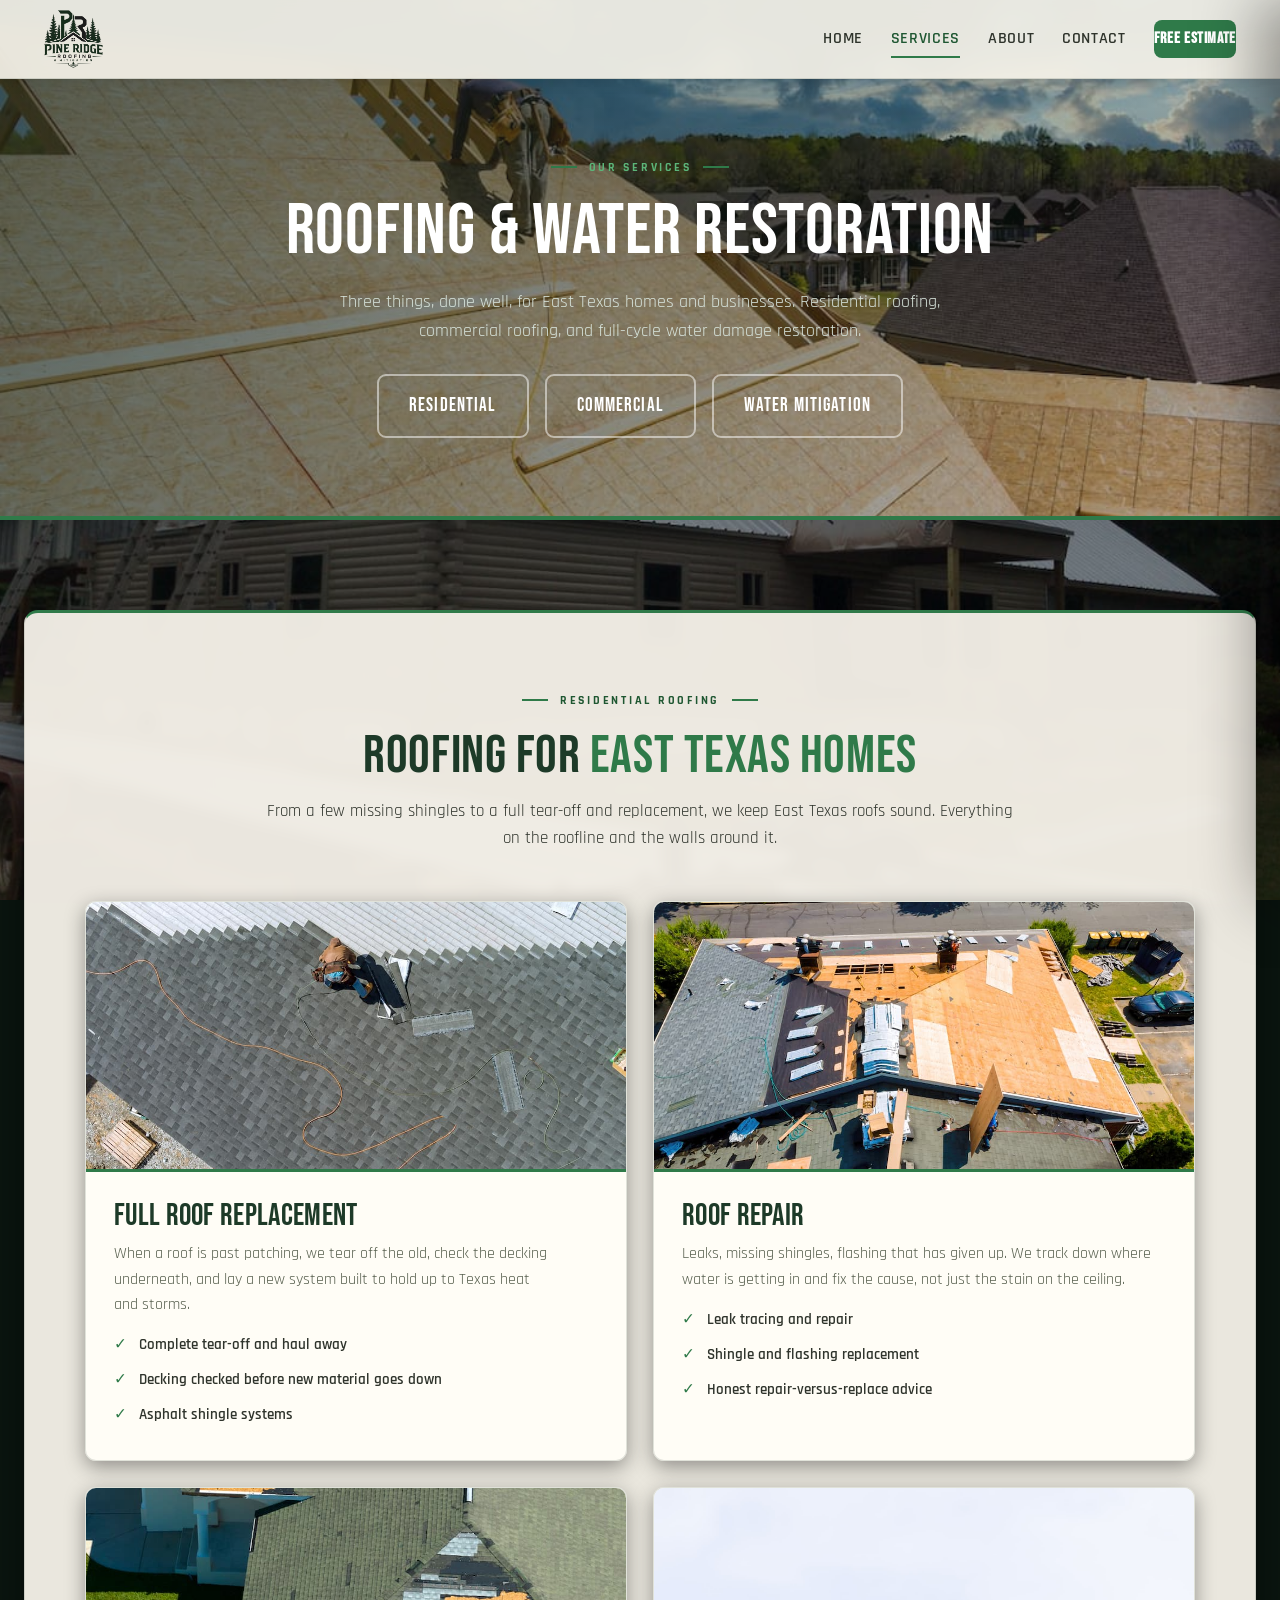
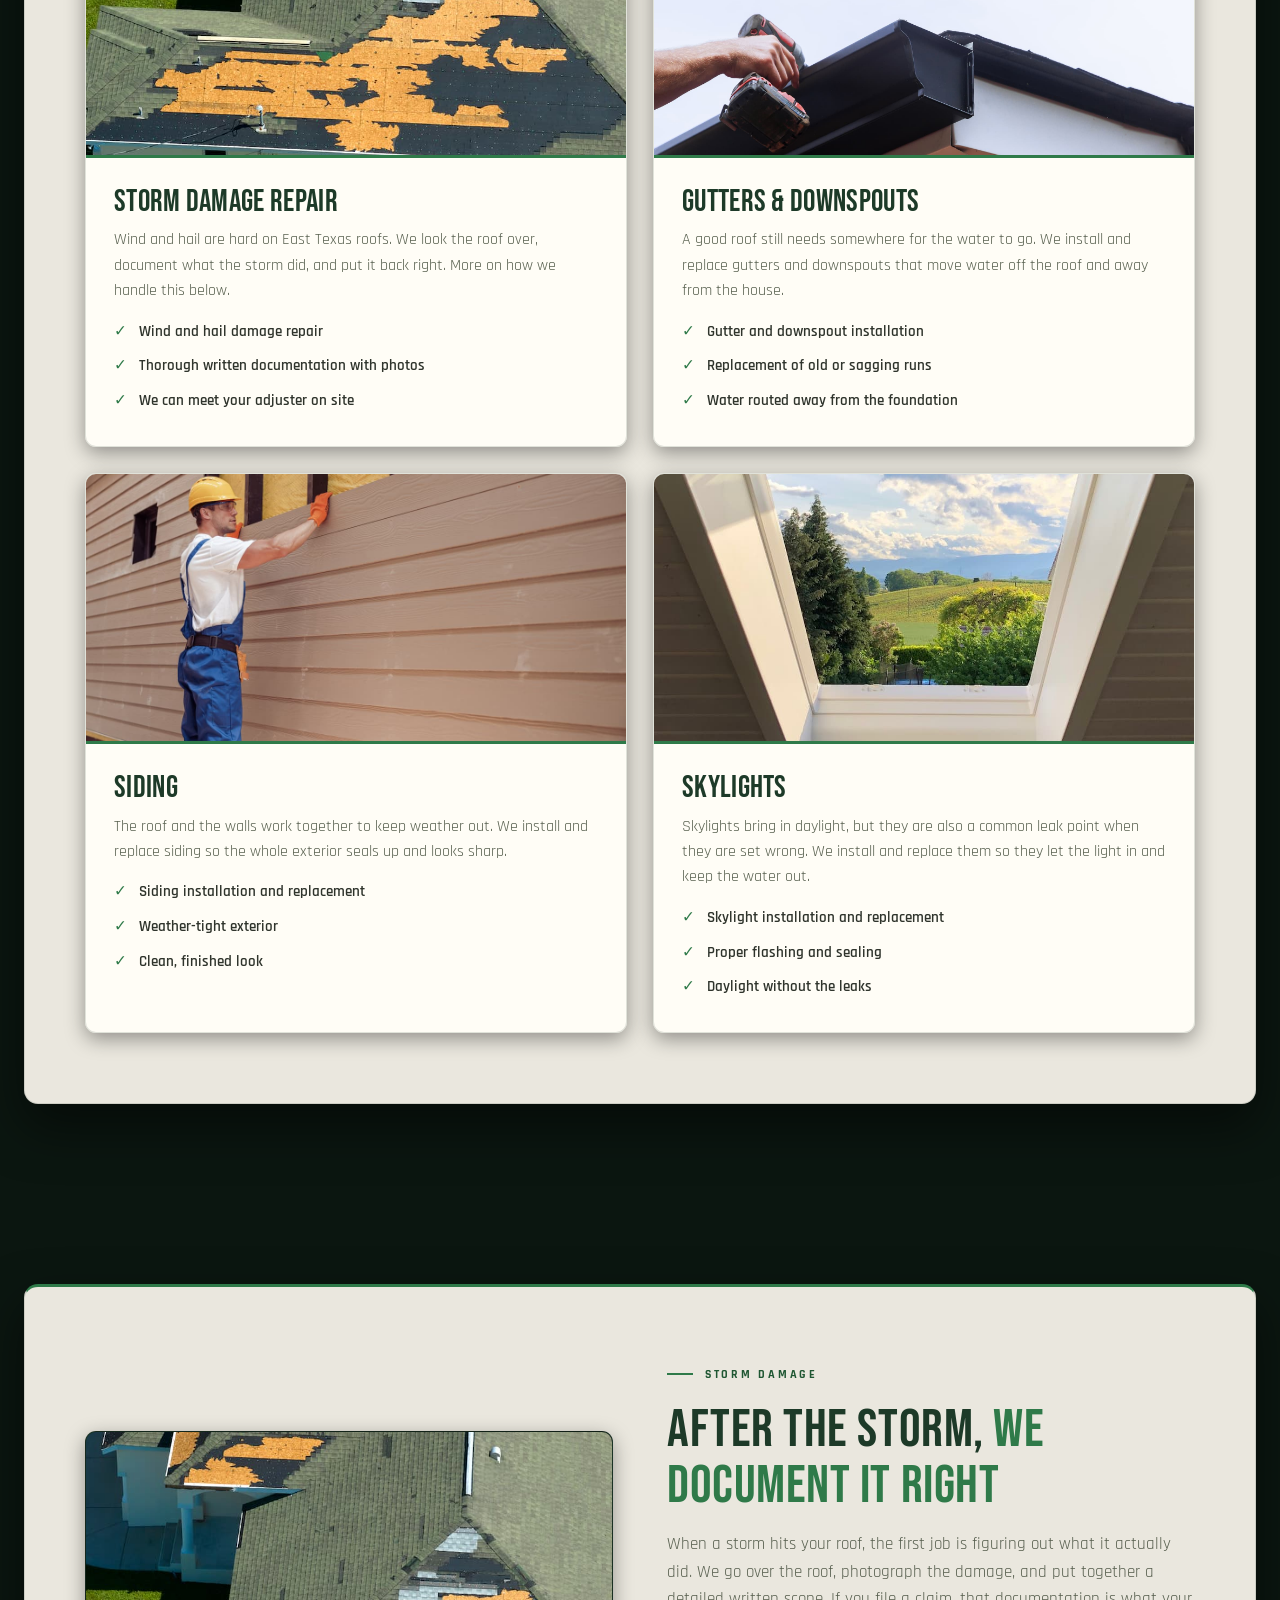
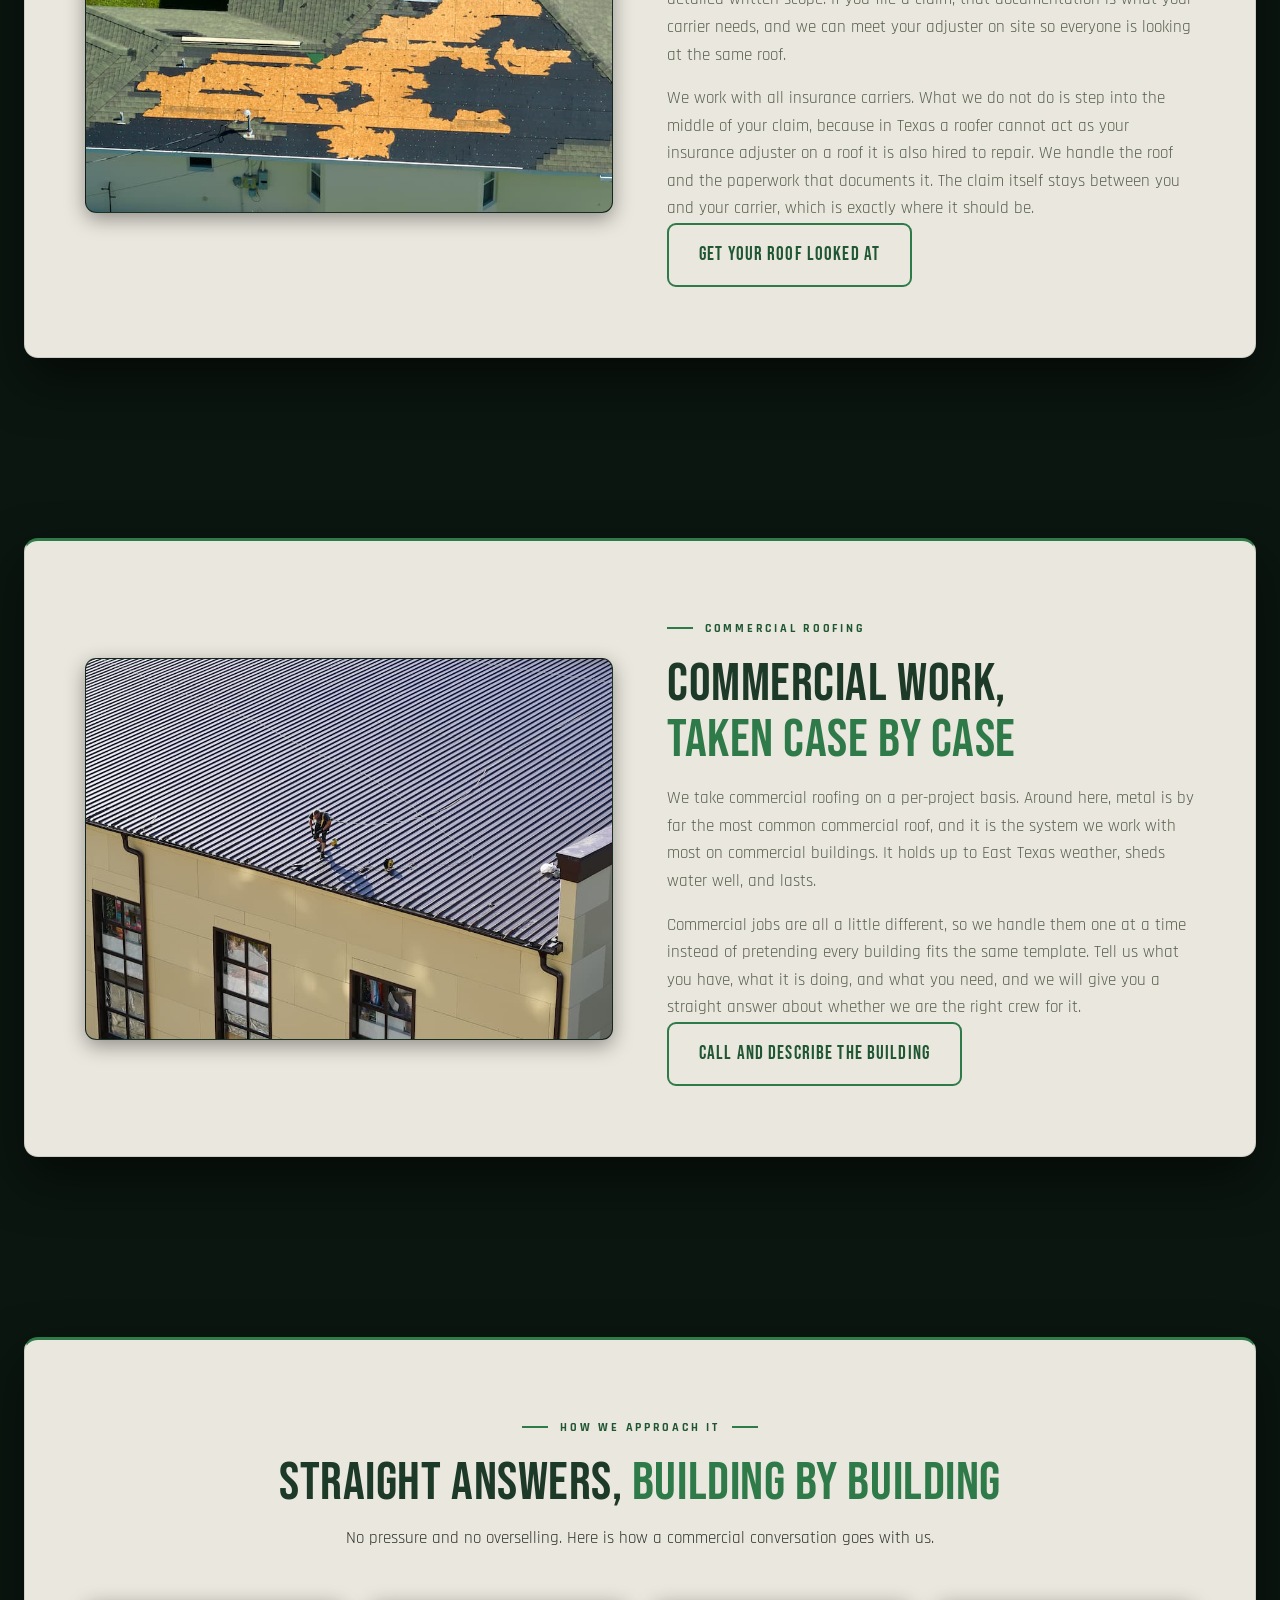
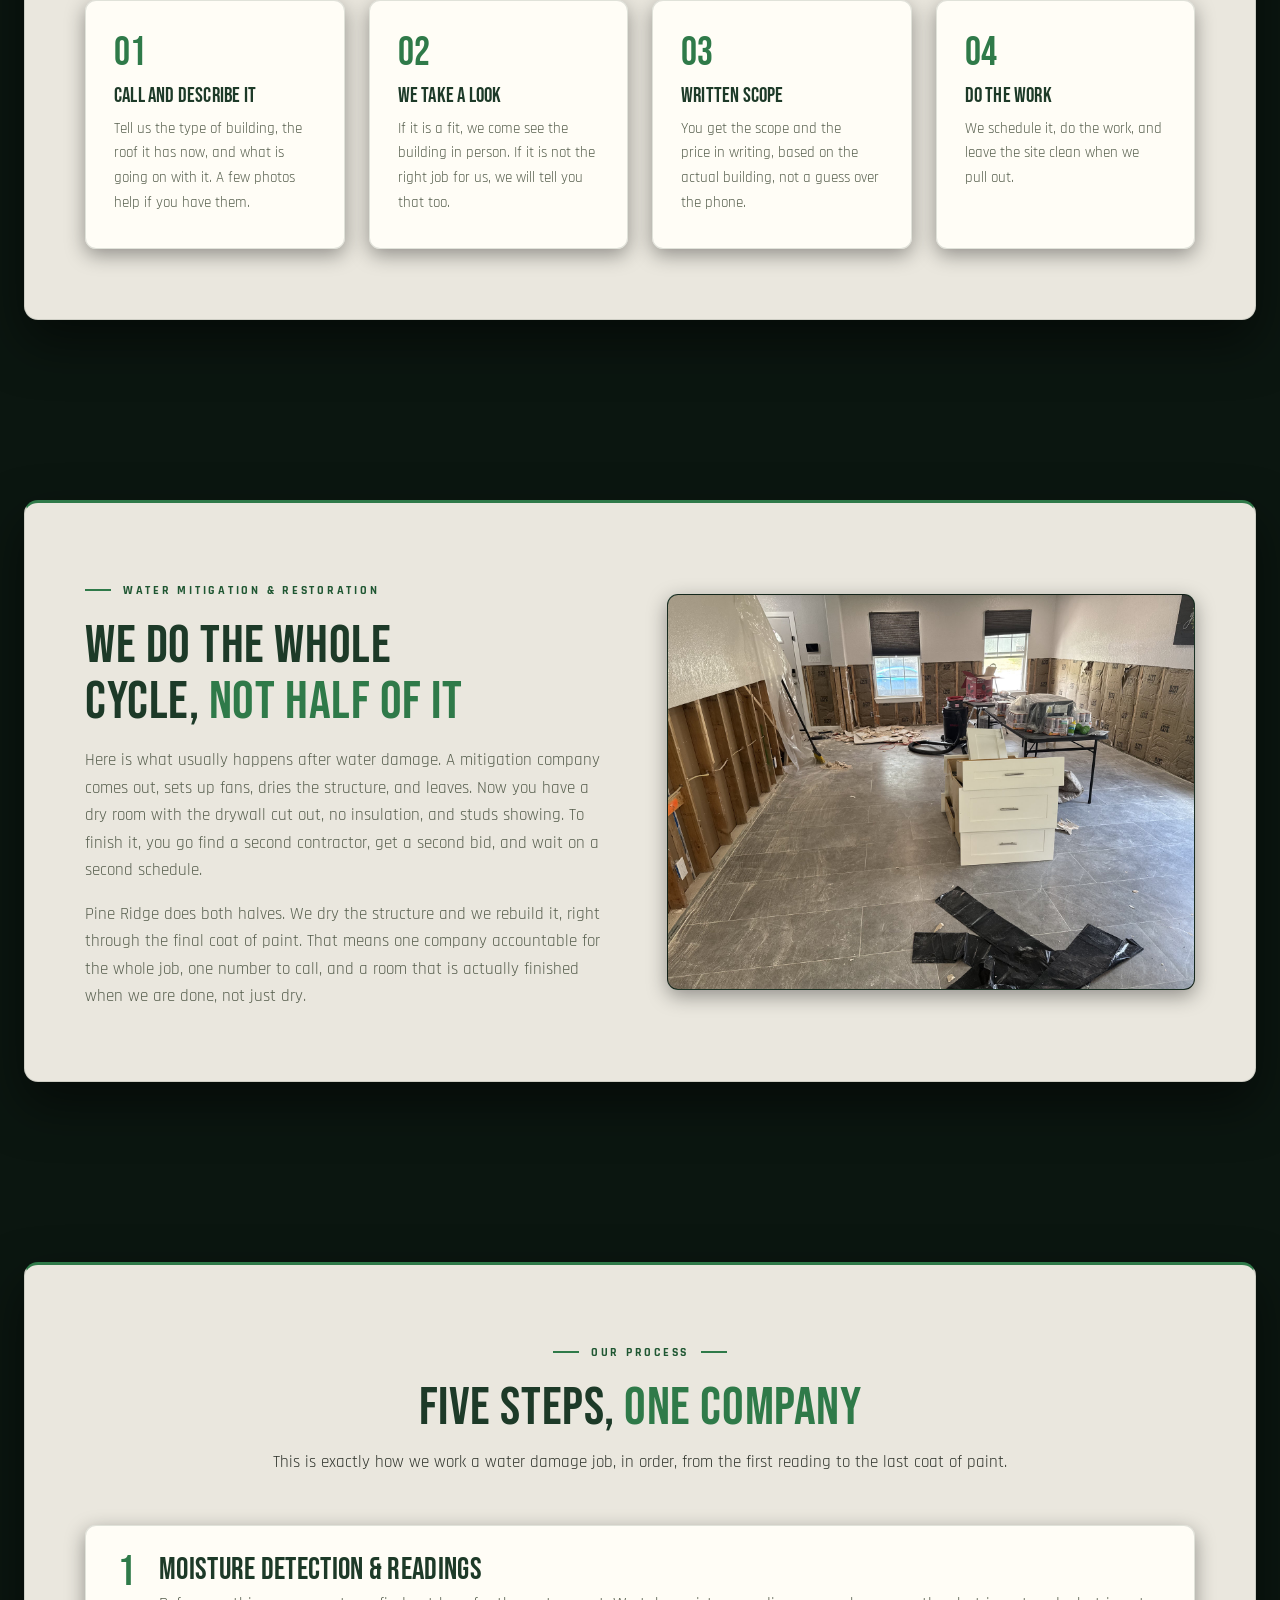
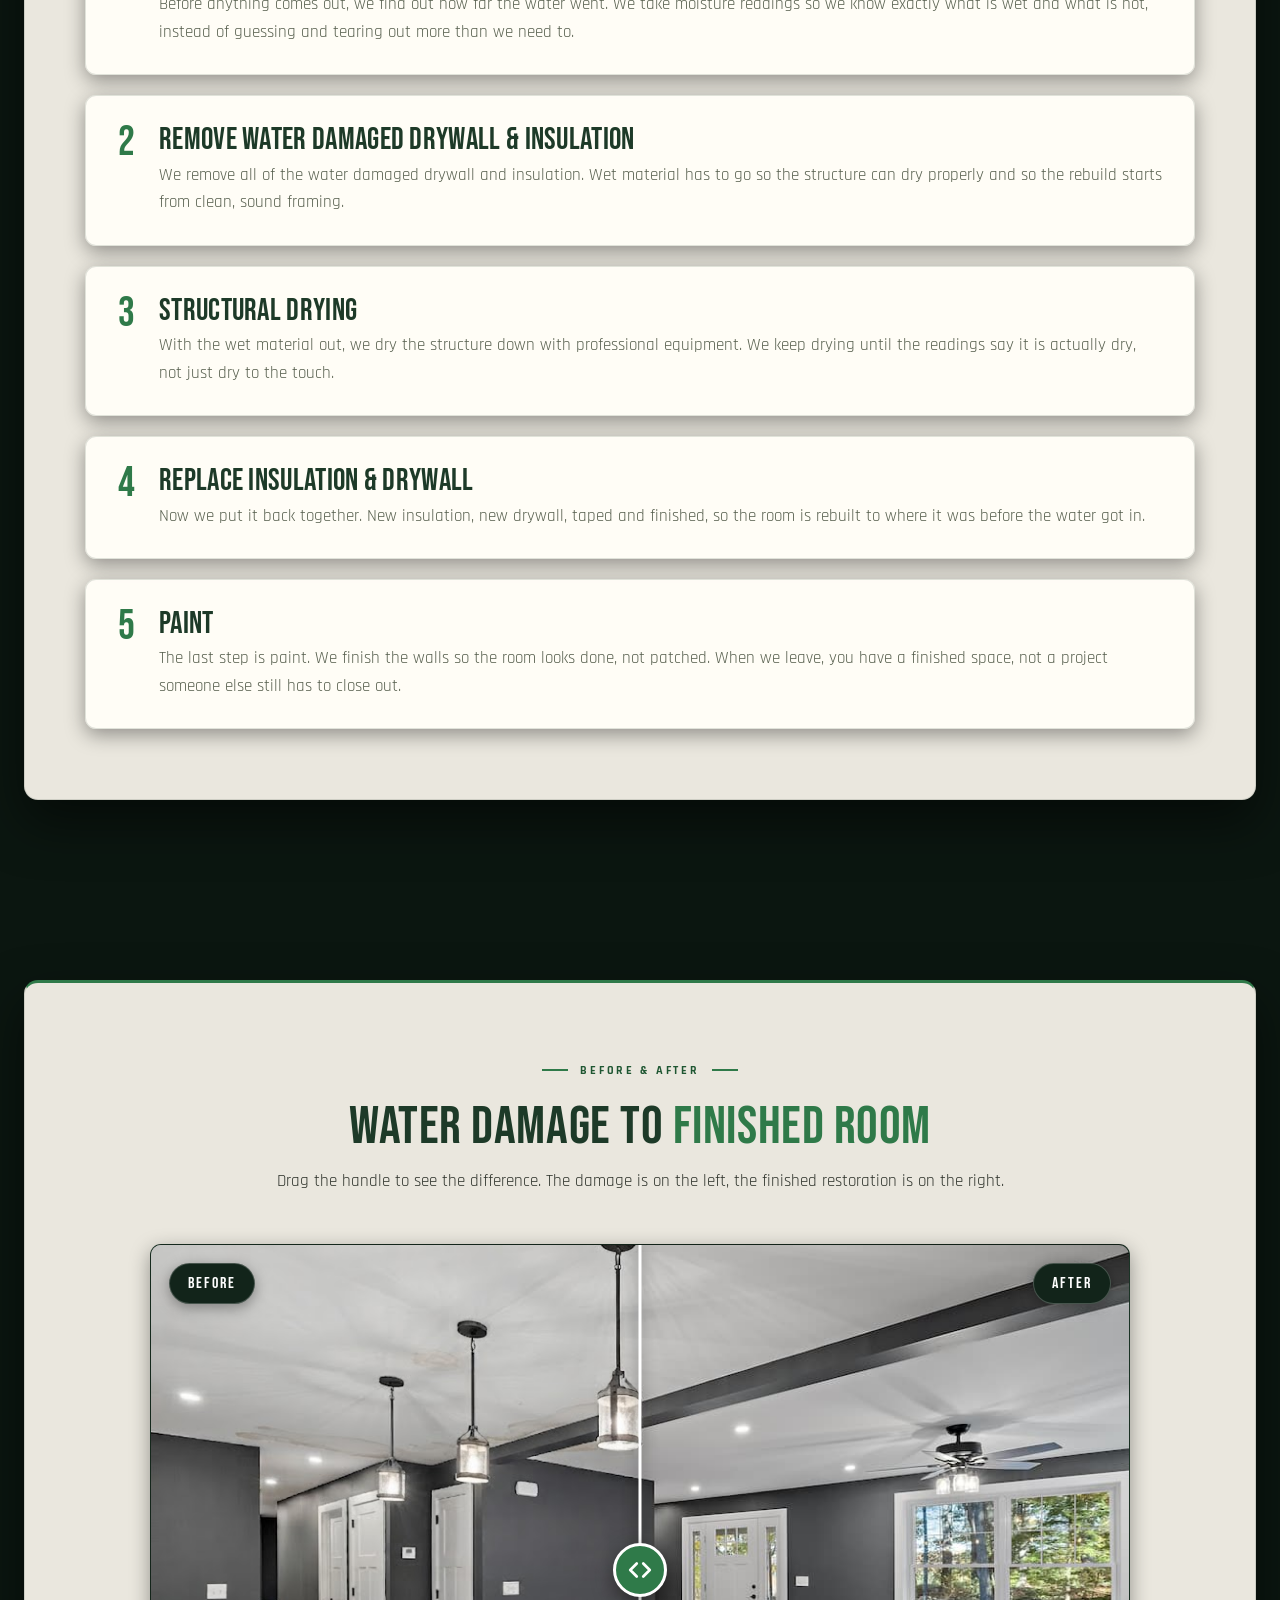
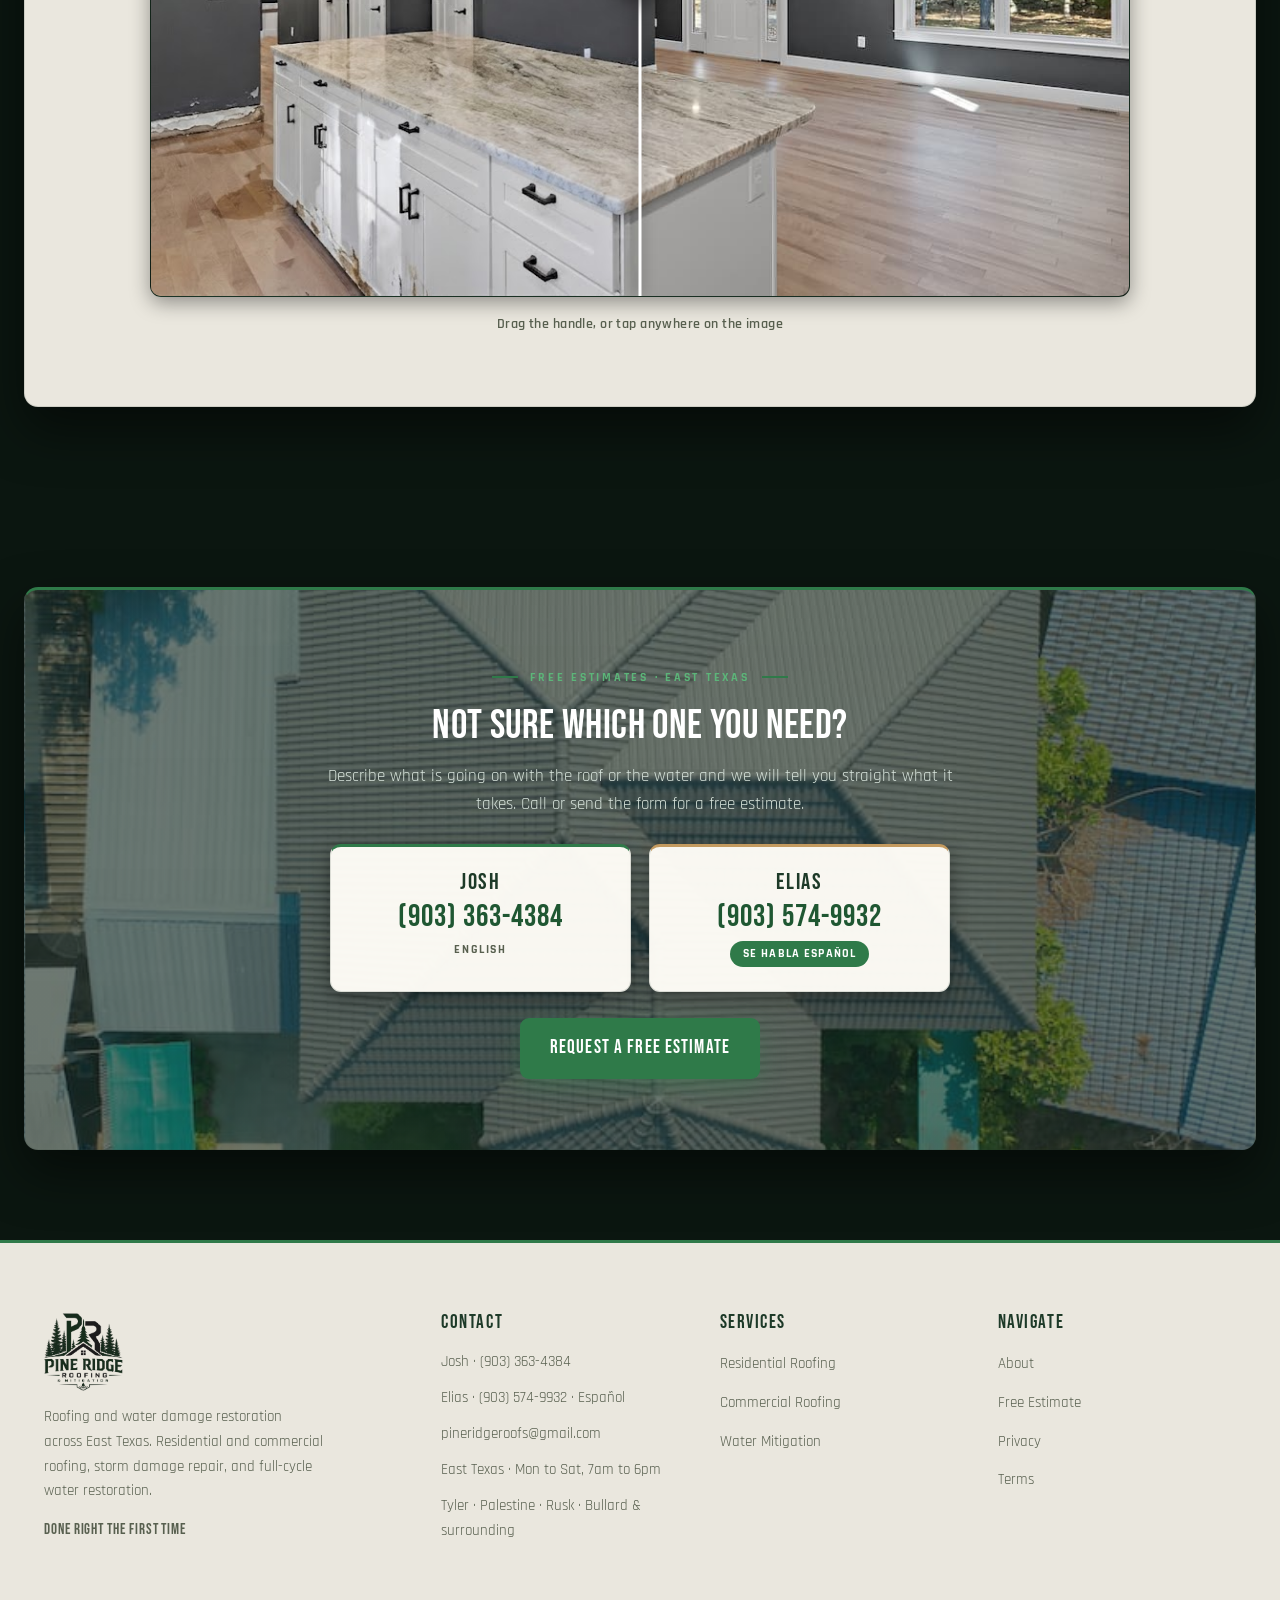
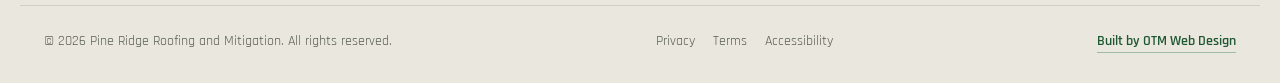
<file: services.html>
<!DOCTYPE html>
<html lang="en">
<head>
  <meta charset="UTF-8">
  <meta name="viewport" content="width=device-width, initial-scale=1.0">
  <title>Services | Roofing &amp; Water Restoration | Jacksonville, TX</title>
  <meta name="description" content="Pine Ridge services across East Texas: residential roofing, commercial metal roofing, and full-cycle water damage restoration. Free estimates.">
  <link rel="canonical" href="https://pineridgeroofs.com/services">
  <link rel="icon" type="image/png" href="assets/favicon.png">
  <link rel="apple-touch-icon" href="assets/favicon.png">

  <meta property="og:type" content="website">
  <meta property="og:site_name" content="Pine Ridge Roofing and Mitigation">
  <meta property="og:title" content="Services | Roofing &amp; Water Restoration | Jacksonville, TX">
  <meta property="og:description" content="Pine Ridge services across East Texas: residential roofing, commercial metal roofing, and full-cycle water damage restoration. Free estimates.">
  <meta property="og:url" content="https://pineridgeroofs.com/services">
  <meta property="og:image" content="https://pineridgeroofs.com/assets/og-image.jpg">
  <meta property="og:image:width" content="1200">
  <meta property="og:image:height" content="630">
  <meta property="og:image:alt" content="Pine Ridge Roofing and Mitigation">
  <meta name="twitter:card" content="summary_large_image">
  <meta name="twitter:title" content="Services | Roofing &amp; Water Restoration | Jacksonville, TX">
  <meta name="twitter:description" content="Residential roofing, commercial metal roofing, and full-cycle water restoration across East Texas.">
  <meta name="twitter:image" content="https://pineridgeroofs.com/assets/og-image.jpg">

  <link rel="preconnect" href="https://fonts.googleapis.com">
  <link rel="preconnect" href="https://fonts.gstatic.com" crossorigin>
  <link href="https://fonts.googleapis.com/css2?family=Bebas+Neue&family=Rajdhani:wght@500;600;700&display=swap" rel="stylesheet">
  <link rel="stylesheet" href="styles.css">
</head>
<body data-page="services">

  <nav class="nav">
    <div class="nav-inner">
      <a href="index.html" class="brand" aria-label="Pine Ridge Roofing and Mitigation home">
        <img src="assets/logo.png" alt="Pine Ridge Roofing and Mitigation logo">
      </a>
      <div class="nav-links">
        <a href="index.html" data-nav="home">Home</a>
        <a href="services.html" data-nav="services">Services</a>
        <a href="about.html" data-nav="about">About</a>
        <a href="contact.html" data-nav="contact">Contact</a>
        <a href="contact.html" class="nav-cta">Free Estimate</a>
      </div>
      <button class="hamburger" aria-label="Open menu" aria-expanded="false"><span></span><span></span><span></span></button>
    </div>
  </nav>
  <div class="nav-backdrop"></div>
  <aside class="mobile-menu">
    <a href="index.html" data-nav="home">Home</a>
    <a href="services.html" data-nav="services">Services</a>
    <a href="about.html" data-nav="about">About</a>
    <a href="contact.html" data-nav="contact">Contact</a>
    <a href="tel:+19033634384">Call Josh (903) 363-4384</a>
    <a href="tel:+19035749932" class="mobile-es">Llamar a Elias (903) 574-9932</a>
    <a href="contact.html" class="btn btn-primary">Free Estimate</a>
  </aside>

  <!-- PAGE HERO -->
  <header class="page-hero" style="background-image: url('assets/hero-residential.jpg');">
    <div class="inner">
      <span class="eyebrow eyebrow--center">Our Services</span>
      <h1>Roofing &amp; Water Restoration</h1>
      <p>Three things, done well, for East Texas homes and businesses. Residential roofing, commercial roofing, and full-cycle water damage restoration.</p>
      <div class="hero-actions" style="justify-content:center; margin-top:28px;">
        <a href="#residential" class="btn btn-ghost">Residential</a>
        <a href="#commercial" class="btn btn-ghost">Commercial</a>
        <a href="#water-mitigation" class="btn btn-ghost">Water Mitigation</a>
      </div>
    </div>
  </header>

  <!-- ============ RESIDENTIAL ROOFING ============ -->
  <section id="residential">
    <div class="container">
      <div class="section-head center">
        <span class="eyebrow eyebrow--center">Residential Roofing</span>
        <h2>Roofing for <span style="color:var(--green)">East Texas Homes</span></h2>
        <p>From a few missing shingles to a full tear-off and replacement, we keep East Texas roofs sound. Everything on the roofline and the walls around it.</p>
      </div>
      <div class="services-grid services-detail-grid">

        <article class="service-card">
          <img src="assets/service-roof-replacement.jpg" alt="New asphalt shingle roof replacement on an East Texas home">
          <div class="card-body">
            <h3>Full Roof Replacement</h3>
            <p>When a roof is past patching, we tear off the old, check the decking underneath, and lay a new system built to hold up to Texas heat and storms.</p>
            <ul class="check-list">
              <li>Complete tear-off and haul away</li>
              <li>Decking checked before new material goes down</li>
              <li>Asphalt shingle systems</li>
            </ul>
          </div>
        </article>

        <article class="service-card">
          <img src="assets/service-roof-repair.jpg" alt="Roofer repairing shingles on a residential roof">
          <div class="card-body">
            <h3>Roof Repair</h3>
            <p>Leaks, missing shingles, flashing that has given up. We track down where water is getting in and fix the cause, not just the stain on the ceiling.</p>
            <ul class="check-list">
              <li>Leak tracing and repair</li>
              <li>Shingle and flashing replacement</li>
              <li>Honest repair-versus-replace advice</li>
            </ul>
          </div>
        </article>

        <article class="service-card">
          <img src="assets/service-storm-damage.jpg" alt="Storm damaged roof with lifted and missing shingles">
          <div class="card-body">
            <h3>Storm Damage Repair</h3>
            <p>Wind and hail are hard on East Texas roofs. We look the roof over, document what the storm did, and put it back right. More on how we handle this below.</p>
            <ul class="check-list">
              <li>Wind and hail damage repair</li>
              <li>Thorough written documentation with photos</li>
              <li>We can meet your adjuster on site</li>
            </ul>
          </div>
        </article>

        <article class="service-card">
          <img src="assets/service-gutters.jpg" alt="New gutters and downspouts installed on a home">
          <div class="card-body">
            <h3>Gutters &amp; Downspouts</h3>
            <p>A good roof still needs somewhere for the water to go. We install and replace gutters and downspouts that move water off the roof and away from the house.</p>
            <ul class="check-list">
              <li>Gutter and downspout installation</li>
              <li>Replacement of old or sagging runs</li>
              <li>Water routed away from the foundation</li>
            </ul>
          </div>
        </article>

        <article class="service-card">
          <img src="assets/service-siding.jpg" alt="New siding installed on the exterior of a home">
          <div class="card-body">
            <h3>Siding</h3>
            <p>The roof and the walls work together to keep weather out. We install and replace siding so the whole exterior seals up and looks sharp.</p>
            <ul class="check-list">
              <li>Siding installation and replacement</li>
              <li>Weather-tight exterior</li>
              <li>Clean, finished look</li>
            </ul>
          </div>
        </article>

        <article class="service-card">
          <img src="assets/service-skylights.jpg" alt="Skylight installed in a residential roof">
          <div class="card-body">
            <h3>Skylights</h3>
            <p>Skylights bring in daylight, but they are also a common leak point when they are set wrong. We install and replace them so they let the light in and keep the water out.</p>
            <ul class="check-list">
              <li>Skylight installation and replacement</li>
              <li>Proper flashing and sealing</li>
              <li>Daylight without the leaks</li>
            </ul>
          </div>
        </article>

      </div>
    </div>
  </section>

  <!-- STORM DAMAGE FEATURE (insurance paragraph lives here) -->
  <section>
    <div class="container">
      <div class="feature-grid">
        <div class="feature-media">
          <img src="assets/service-storm-damage.jpg" alt="Roofer documenting hail damage on a shingle roof">
        </div>
        <div class="feature-copy">
          <span class="eyebrow">Storm Damage</span>
          <h2>After the Storm, <span style="color:var(--green)">We Document It Right</span></h2>
          <p>When a storm hits your roof, the first job is figuring out what it actually did. We go over the roof, photograph the damage, and put together a detailed written scope. If you file a claim, that documentation is what your carrier needs, and we can meet your adjuster on site so everyone is looking at the same roof.</p>
          <p>We work with all insurance carriers. What we do not do is step into the middle of your claim, because in Texas a roofer cannot act as your insurance adjuster on a roof it is also hired to repair. We handle the roof and the paperwork that documents it. The claim itself stays between you and your carrier, which is exactly where it should be.</p>
          <a href="contact.html" class="btn btn-outline">Get Your Roof Looked At</a>
        </div>
      </div>
    </div>
  </section>

  <!-- ============ COMMERCIAL ROOFING ============ -->
  <section id="commercial">
    <div class="container">
      <div class="feature-grid">
        <div class="feature-media">
          <img src="assets/commercial-metal.jpg" alt="Standing seam metal roof on an East Texas commercial building">
        </div>
        <div class="feature-copy">
          <span class="eyebrow">Commercial Roofing</span>
          <h2>Commercial Work, <span style="color:var(--green)">Taken Case by Case</span></h2>
          <p>We take commercial roofing on a per-project basis. Around here, metal is by far the most common commercial roof, and it is the system we work with most on commercial buildings. It holds up to East Texas weather, sheds water well, and lasts.</p>
          <p>Commercial jobs are all a little different, so we handle them one at a time instead of pretending every building fits the same template. Tell us what you have, what it is doing, and what you need, and we will give you a straight answer about whether we are the right crew for it.</p>
          <a href="tel:+19033634384" class="btn btn-outline">Call and Describe the Building</a>
        </div>
      </div>
    </div>
  </section>

  <section>
    <div class="container">
      <div class="section-head center">
        <span class="eyebrow eyebrow--center">How We Approach It</span>
        <h2>Straight Answers, <span style="color:var(--green)">Building by Building</span></h2>
        <p>No pressure and no overselling. Here is how a commercial conversation goes with us.</p>
      </div>
      <div class="process-grid">
        <div class="step">
          <span class="step-num">01</span>
          <h3>Call and Describe It</h3>
          <p>Tell us the type of building, the roof it has now, and what is going on with it. A few photos help if you have them.</p>
        </div>
        <div class="step">
          <span class="step-num">02</span>
          <h3>We Take a Look</h3>
          <p>If it is a fit, we come see the building in person. If it is not the right job for us, we will tell you that too.</p>
        </div>
        <div class="step">
          <span class="step-num">03</span>
          <h3>Written Scope</h3>
          <p>You get the scope and the price in writing, based on the actual building, not a guess over the phone.</p>
        </div>
        <div class="step">
          <span class="step-num">04</span>
          <h3>Do the Work</h3>
          <p>We schedule it, do the work, and leave the site clean when we pull out.</p>
        </div>
      </div>
    </div>
  </section>

  <!-- ============ WATER MITIGATION ============ -->
  <section id="water-mitigation">
    <div class="container">
      <div class="feature-grid reverse">
        <div class="feature-media">
          <img src="assets/water-main.jpg" alt="Air movers and drying equipment set up in a water damaged East Texas home">
        </div>
        <div class="feature-copy">
          <span class="eyebrow">Water Mitigation &amp; Restoration</span>
          <h2>We Do the Whole Cycle, <span style="color:var(--green)">Not Half of It</span></h2>
          <p>Here is what usually happens after water damage. A mitigation company comes out, sets up fans, dries the structure, and leaves. Now you have a dry room with the drywall cut out, no insulation, and studs showing. To finish it, you go find a second contractor, get a second bid, and wait on a second schedule.</p>
          <p>Pine Ridge does both halves. We dry the structure and we rebuild it, right through the final coat of paint. That means one company accountable for the whole job, one number to call, and a room that is actually finished when we are done, not just dry.</p>
        </div>
      </div>
    </div>
  </section>

  <section>
    <div class="container">
      <div class="section-head center">
        <span class="eyebrow eyebrow--center">Our Process</span>
        <h2>Five Steps, <span style="color:var(--green)">One Company</span></h2>
        <p>This is exactly how we work a water damage job, in order, from the first reading to the last coat of paint.</p>
      </div>
      <div class="steps-flow">
        <div class="flow-step">
          <span class="flow-num">1</span>
          <div>
            <h3>Moisture Detection &amp; Readings</h3>
            <p>Before anything comes out, we find out how far the water went. We take moisture readings so we know exactly what is wet and what is not, instead of guessing and tearing out more than we need to.</p>
          </div>
        </div>
        <div class="flow-step">
          <span class="flow-num">2</span>
          <div>
            <h3>Remove Water Damaged Drywall &amp; Insulation</h3>
            <p>We remove all of the water damaged drywall and insulation. Wet material has to go so the structure can dry properly and so the rebuild starts from clean, sound framing.</p>
          </div>
        </div>
        <div class="flow-step">
          <span class="flow-num">3</span>
          <div>
            <h3>Structural Drying</h3>
            <p>With the wet material out, we dry the structure down with professional equipment. We keep drying until the readings say it is actually dry, not just dry to the touch.</p>
          </div>
        </div>
        <div class="flow-step">
          <span class="flow-num">4</span>
          <div>
            <h3>Replace Insulation &amp; Drywall</h3>
            <p>Now we put it back together. New insulation, new drywall, taped and finished, so the room is rebuilt to where it was before the water got in.</p>
          </div>
        </div>
        <div class="flow-step">
          <span class="flow-num">5</span>
          <div>
            <h3>Paint</h3>
            <p>The last step is paint. We finish the walls so the room looks done, not patched. When we leave, you have a finished space, not a project someone else still has to close out.</p>
          </div>
        </div>
      </div>
    </div>
  </section>

  <!-- ============ BEFORE / AFTER SLIDER ============ -->
  <section id="before-after">
    <div class="container">
      <div class="section-head center">
        <span class="eyebrow eyebrow--center">Before &amp; After</span>
        <h2>Water Damage to <span style="color:var(--green)">Finished Room</span></h2>
        <p>Drag the handle to see the difference. The damage is on the left, the finished restoration is on the right.</p>
      </div>

      <div class="ba-slider" data-ba>
        <div class="ba-frame">
          <img class="ba-img ba-after" src="assets/ba-after.jpg" alt="Home interior fully restored after water damage with new drywall and fresh paint" draggable="false">
          <div class="ba-before-wrap">
            <img class="ba-img ba-before" src="assets/ba-before.jpg" alt="Home interior with water damaged drywall, ceiling, and flooring" draggable="false">
          </div>
          <span class="ba-label ba-label--before">Before</span>
          <span class="ba-label ba-label--after">After</span>
          <div class="ba-handle" role="slider" tabindex="0"
               aria-label="Drag to compare the room before and after restoration"
               aria-valuemin="0" aria-valuemax="100" aria-valuenow="50"
               aria-valuetext="50 percent" aria-orientation="horizontal">
            <span class="ba-handle-line" aria-hidden="true"></span>
            <span class="ba-handle-grip" aria-hidden="true">
              <svg viewBox="0 0 24 24" fill="none" stroke="currentColor" stroke-width="2.5" stroke-linecap="round" stroke-linejoin="round">
                <path d="M9 6 3 12l6 6"/><path d="m15 6 6 6-6 6"/>
              </svg>
            </span>
          </div>
        </div>
        <p class="ba-hint">Drag the handle, or tap anywhere on the image</p>
      </div>
    </div>
  </section>

  <!-- CTA -->
  <section>
    <div class="container cta">
      <span class="eyebrow eyebrow--center">Free Estimates &middot; East Texas</span>
      <h2>Not Sure Which One You Need?</h2>
      <p>Describe what is going on with the roof or the water and we will tell you straight what it takes. Call or send the form for a free estimate.</p>
      <div class="people-grid">
        <a class="person-card" href="tel:+19033634384">
          <span class="person-name">Josh</span>
          <span class="person-phone">(903) 363-4384</span>
          <span class="person-lang">English</span>
        </a>
        <a class="person-card person-card--es" href="tel:+19035749932">
          <span class="person-name">Elias</span>
          <span class="person-phone">(903) 574-9932</span>
          <span class="person-lang">Se habla espa&ntilde;ol</span>
        </a>
      </div>
      <div class="cta-actions">
        <a href="contact.html" class="btn btn-primary">Request a Free Estimate</a>
      </div>
    </div>
  </section>

  <!-- FOOTER -->
  <footer class="footer">
    <div class="footer-grid">
      <div class="footer-brand">
        <img src="assets/logo.png" alt="Pine Ridge Roofing and Mitigation logo">
        <p>Roofing and water damage restoration across East Texas. Residential and commercial roofing, storm damage repair, and full-cycle water restoration.</p>
        <p class="footer-tag">Done Right the First Time</p>
      </div>
      <div class="footer-col">
        <h4>Contact</h4>
        <ul class="footer-contact">
          <li><a href="tel:+19033634384">Josh &middot; (903) 363-4384</a></li>
          <li><a href="tel:+19035749932">Elias &middot; (903) 574-9932 &middot; Espa&ntilde;ol</a></li>
          <li><a href="mailto:pineridgeroofs@gmail.com">pineridgeroofs@gmail.com</a></li>
          <li><span>East Texas &middot; Mon to Sat, 7am to 6pm</span></li>
          <li><span>Tyler &middot; Palestine &middot; Rusk &middot; Bullard &amp; surrounding</span></li>
        </ul>
      </div>
      <div class="footer-col">
        <h4>Services</h4>
        <ul>
          <li><a href="services.html#residential">Residential Roofing</a></li>
          <li><a href="services.html#commercial">Commercial Roofing</a></li>
          <li><a href="services.html#water-mitigation">Water Mitigation</a></li>
        </ul>
      </div>
      <div class="footer-col">
        <h4>Navigate</h4>
        <ul>
          <li><a href="about.html">About</a></li>
          <li><a href="contact.html">Free Estimate</a></li>
          <li><a href="privacy.html">Privacy</a></li>
          <li><a href="terms.html">Terms</a></li>
        </ul>
      </div>
    </div>
    <div class="footer-bottom">
      <span>&copy; <span id="year">2026</span> Pine Ridge Roofing and Mitigation. All rights reserved.</span>
      <div class="footer-legal-links">
        <a href="privacy.html">Privacy</a>
        <a href="terms.html">Terms</a>
        <a href="accessibility.html">Accessibility</a>
      </div>
      <a class="otm-credit" href="https://otm-designs.com" target="_blank" rel="noopener">Built by OTM Web Design</a>
    </div>
  </footer>

  <script src="script.js"></script>
</body>
</html>
</file>
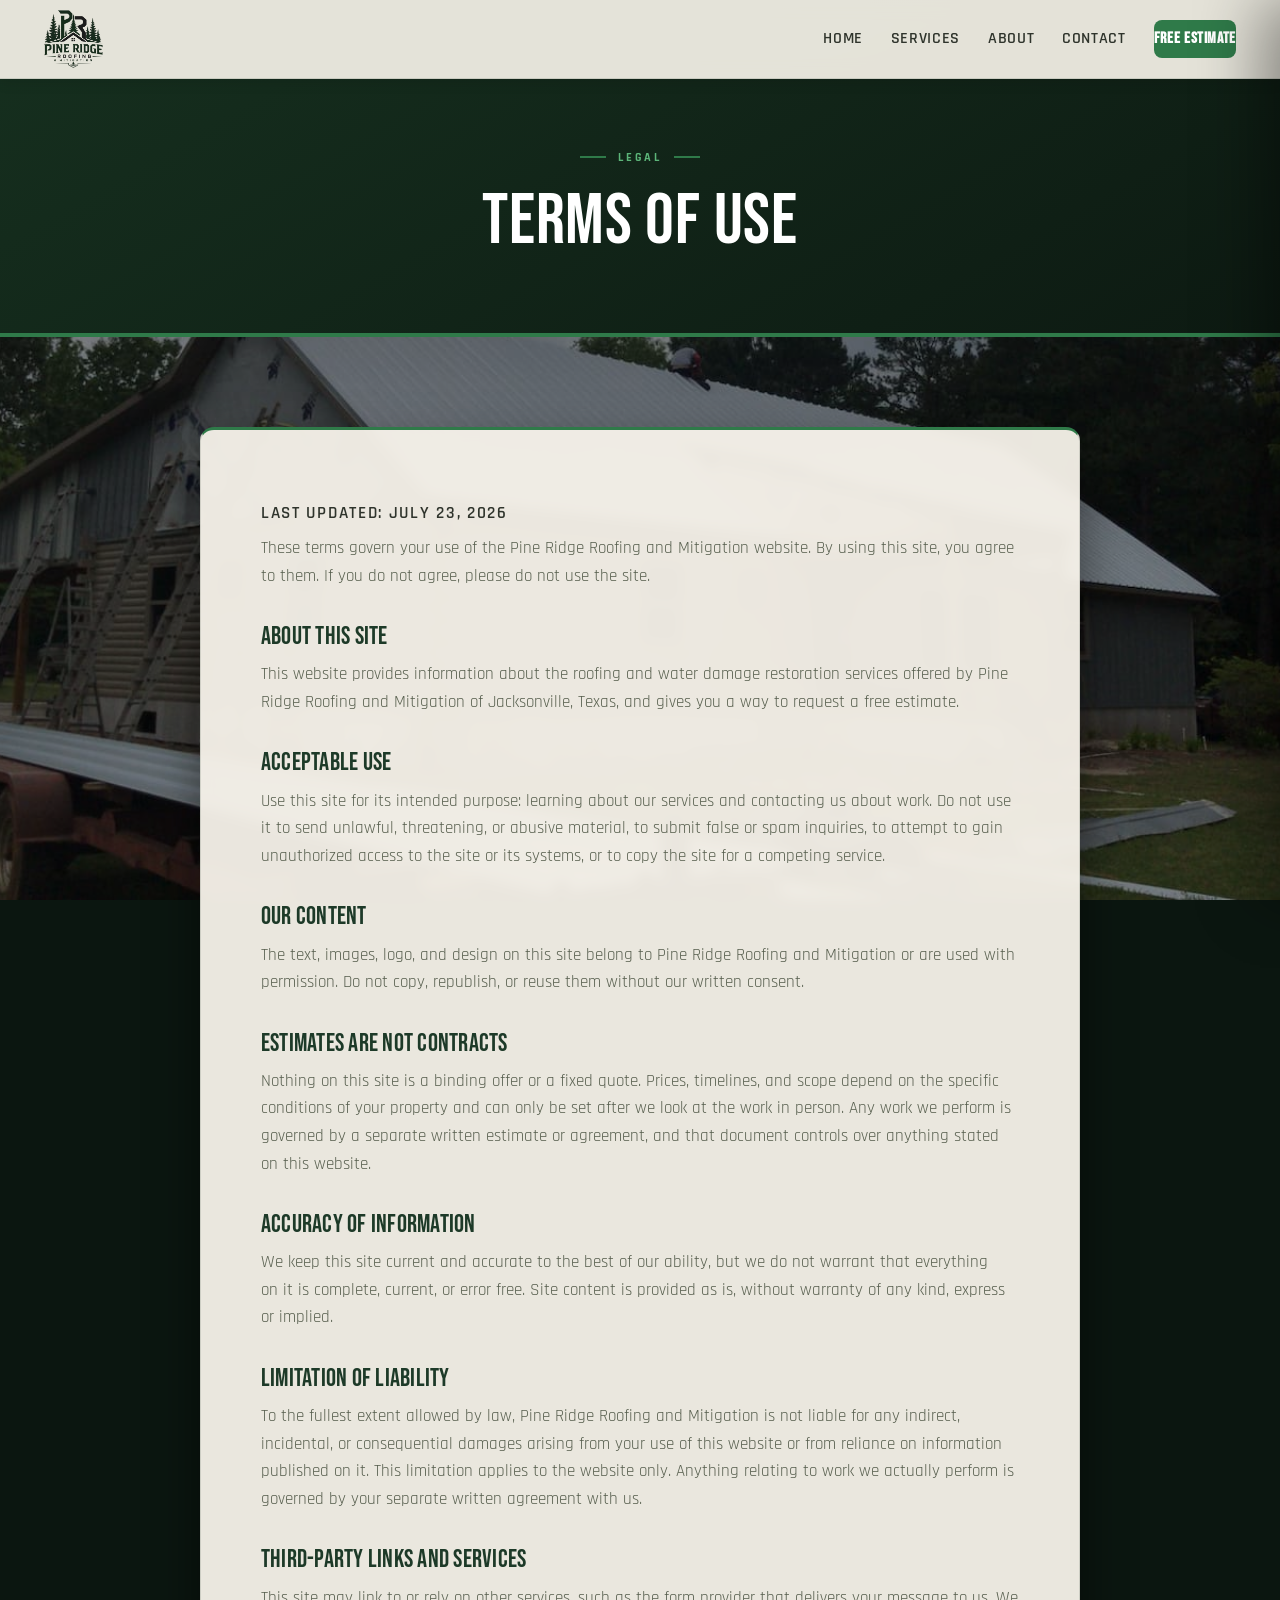
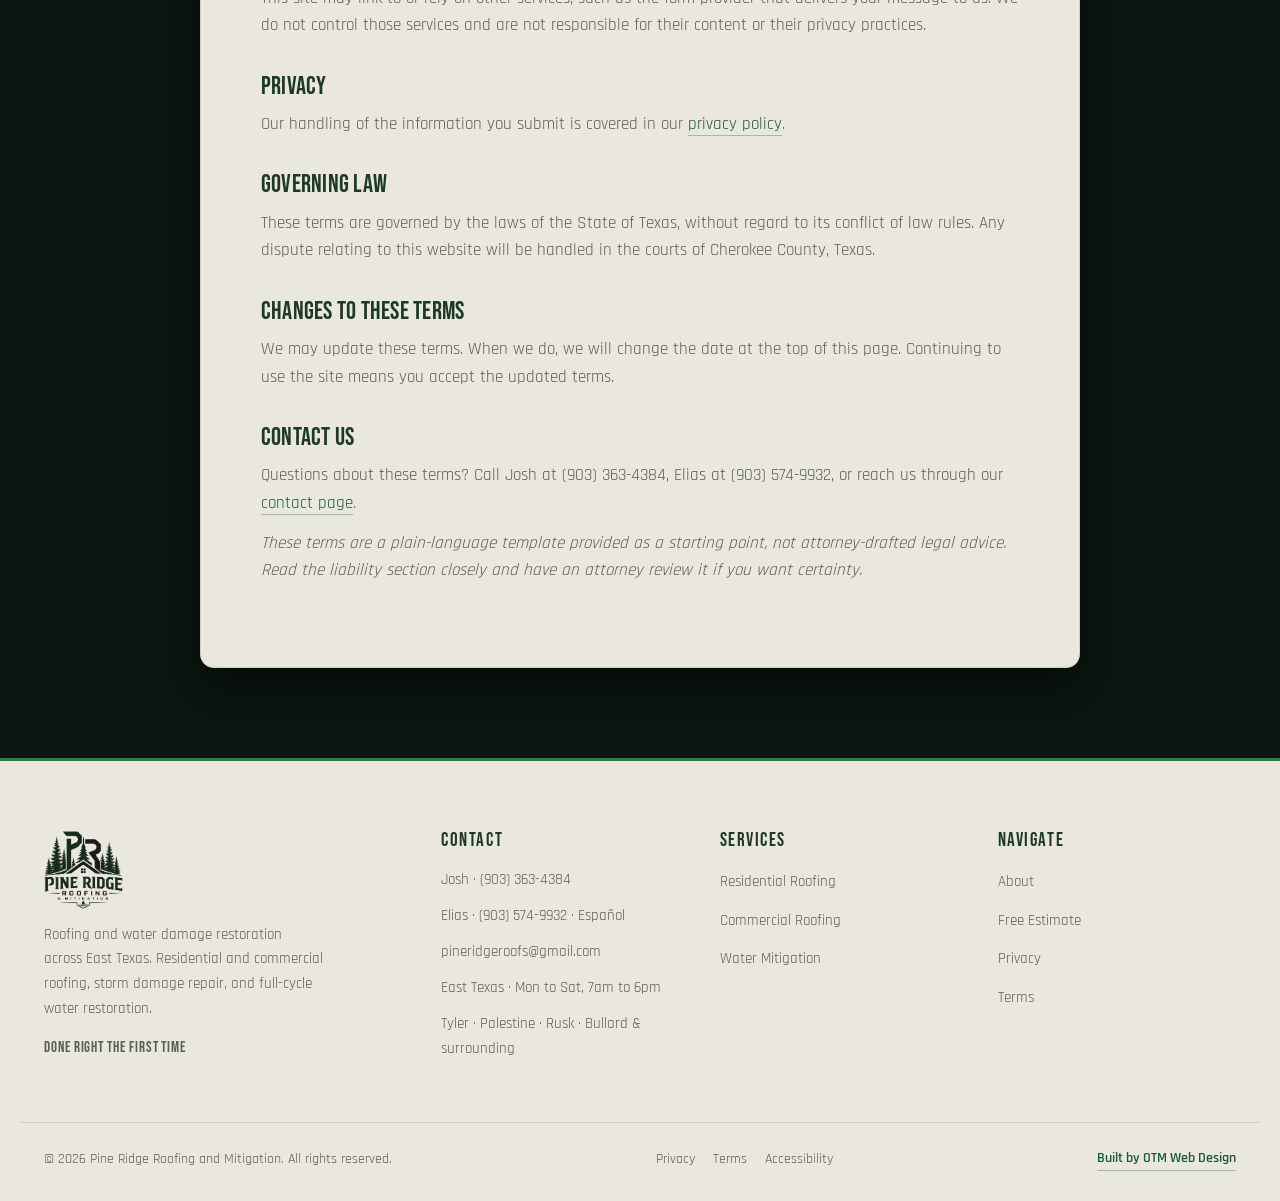
<file: terms.html>
<!DOCTYPE html>
<html lang="en">
<head>
  <meta charset="UTF-8">
  <meta name="viewport" content="width=device-width, initial-scale=1.0">
  <title>Terms of Use | Pine Ridge Roofing and Mitigation</title>
  <meta name="description" content="Terms of use for the Pine Ridge Roofing and Mitigation website, including acceptable use, estimates, and limitation of liability.">
  <meta name="robots" content="noindex">
  <link rel="icon" type="image/png" href="assets/favicon.png">
  <link rel="apple-touch-icon" href="assets/favicon.png">
  <link rel="preconnect" href="https://fonts.googleapis.com">
  <link rel="preconnect" href="https://fonts.gstatic.com" crossorigin>
  <link href="https://fonts.googleapis.com/css2?family=Bebas+Neue&family=Rajdhani:wght@500;600;700&display=swap" rel="stylesheet">
  <link rel="stylesheet" href="styles.css">
</head>
<body data-page="legal">

  <nav class="nav">
    <div class="nav-inner">
      <a href="index.html" class="brand" aria-label="Pine Ridge Roofing and Mitigation home">
        <img src="assets/logo.png" alt="Pine Ridge Roofing and Mitigation logo">
      </a>
      <div class="nav-links">
        <a href="index.html" data-nav="home">Home</a>
        <a href="services.html" data-nav="services">Services</a>
        <a href="about.html" data-nav="about">About</a>
        <a href="contact.html" data-nav="contact">Contact</a>
        <a href="contact.html" class="nav-cta">Free Estimate</a>
      </div>
      <button class="hamburger" aria-label="Open menu" aria-expanded="false"><span></span><span></span><span></span></button>
    </div>
  </nav>
  <div class="nav-backdrop"></div>
  <aside class="mobile-menu">
    <a href="index.html" data-nav="home">Home</a>
    <a href="services.html" data-nav="services">Services</a>
    <a href="about.html" data-nav="about">About</a>
    <a href="contact.html" data-nav="contact">Contact</a>
    <a href="tel:+19033634384">Call Josh (903) 363-4384</a>
    <a href="tel:+19035749932" class="mobile-es">Llamar a Elias (903) 574-9932</a>
    <a href="contact.html" class="btn btn-primary">Free Estimate</a>
  </aside>

  <header class="page-hero page-hero--short">
    <div class="inner">
      <span class="eyebrow eyebrow--center">Legal</span>
      <h1>Terms of Use</h1>
    </div>
  </header>

  <section>
    <div class="container container--prose prose">
      <p class="legal-updated">Last updated: July 23, 2026</p>

      <p>These terms govern your use of the Pine Ridge Roofing and Mitigation website. By using this site, you agree to them. If you do not agree, please do not use the site.</p>

      <h2>About This Site</h2>
      <p>This website provides information about the roofing and water damage restoration services offered by Pine Ridge Roofing and Mitigation of Jacksonville, Texas, and gives you a way to request a free estimate.</p>

      <h2>Acceptable Use</h2>
      <p>Use this site for its intended purpose: learning about our services and contacting us about work. Do not use it to send unlawful, threatening, or abusive material, to submit false or spam inquiries, to attempt to gain unauthorized access to the site or its systems, or to copy the site for a competing service.</p>

      <h2>Our Content</h2>
      <p>The text, images, logo, and design on this site belong to Pine Ridge Roofing and Mitigation or are used with permission. Do not copy, republish, or reuse them without our written consent.</p>

      <h2>Estimates Are Not Contracts</h2>
      <p>Nothing on this site is a binding offer or a fixed quote. Prices, timelines, and scope depend on the specific conditions of your property and can only be set after we look at the work in person. Any work we perform is governed by a separate written estimate or agreement, and that document controls over anything stated on this website.</p>

      <h2>Accuracy of Information</h2>
      <p>We keep this site current and accurate to the best of our ability, but we do not warrant that everything on it is complete, current, or error free. Site content is provided as is, without warranty of any kind, express or implied.</p>

      <h2>Limitation of Liability</h2>
      <p>To the fullest extent allowed by law, Pine Ridge Roofing and Mitigation is not liable for any indirect, incidental, or consequential damages arising from your use of this website or from reliance on information published on it. This limitation applies to the website only. Anything relating to work we actually perform is governed by your separate written agreement with us.</p>

      <h2>Third-Party Links and Services</h2>
      <p>This site may link to or rely on other services, such as the form provider that delivers your message to us. We do not control those services and are not responsible for their content or their privacy practices.</p>

      <h2>Privacy</h2>
      <p>Our handling of the information you submit is covered in our <a href="privacy.html">privacy policy</a>.</p>

      <h2>Governing Law</h2>
      <p>These terms are governed by the laws of the State of Texas, without regard to its conflict of law rules. Any dispute relating to this website will be handled in the courts of Cherokee County, Texas.</p>

      <h2>Changes to These Terms</h2>
      <p>We may update these terms. When we do, we will change the date at the top of this page. Continuing to use the site means you accept the updated terms.</p>

      <h2>Contact Us</h2>
      <p>Questions about these terms? Call Josh at (903) 363-4384, Elias at (903) 574-9932, or reach us through our <a href="contact.html">contact page</a>.</p>

      <p><em>These terms are a plain-language template provided as a starting point, not attorney-drafted legal advice. Read the liability section closely and have an attorney review it if you want certainty.</em></p>
    </div>
  </section>

  <!-- FOOTER -->
  <footer class="footer">
    <div class="footer-grid">
      <div class="footer-brand">
        <img src="assets/logo.png" alt="Pine Ridge Roofing and Mitigation logo">
        <p>Roofing and water damage restoration across East Texas. Residential and commercial roofing, storm damage repair, and full-cycle water restoration.</p>
        <p class="footer-tag">Done Right the First Time</p>
      </div>
      <div class="footer-col">
        <h4>Contact</h4>
        <ul class="footer-contact">
          <li><a href="tel:+19033634384">Josh &middot; (903) 363-4384</a></li>
          <li><a href="tel:+19035749932">Elias &middot; (903) 574-9932 &middot; Espa&ntilde;ol</a></li>
          <li><a href="mailto:pineridgeroofs@gmail.com">pineridgeroofs@gmail.com</a></li>
          <li><span>East Texas &middot; Mon to Sat, 7am to 6pm</span></li>
          <li><span>Tyler &middot; Palestine &middot; Rusk &middot; Bullard &amp; surrounding</span></li>
        </ul>
      </div>
      <div class="footer-col">
        <h4>Services</h4>
        <ul>
          <li><a href="services.html#residential">Residential Roofing</a></li>
          <li><a href="services.html#commercial">Commercial Roofing</a></li>
          <li><a href="services.html#water-mitigation">Water Mitigation</a></li>
        </ul>
      </div>
      <div class="footer-col">
        <h4>Navigate</h4>
        <ul>
          <li><a href="about.html">About</a></li>
          <li><a href="contact.html">Free Estimate</a></li>
          <li><a href="privacy.html">Privacy</a></li>
          <li><a href="terms.html">Terms</a></li>
        </ul>
      </div>
    </div>
    <div class="footer-bottom">
      <span>&copy; <span id="year">2026</span> Pine Ridge Roofing and Mitigation. All rights reserved.</span>
      <div class="footer-legal-links">
        <a href="privacy.html">Privacy</a>
        <a href="terms.html">Terms</a>
        <a href="accessibility.html">Accessibility</a>
      </div>
      <a class="otm-credit" href="https://otm-designs.com" target="_blank" rel="noopener">Built by OTM Web Design</a>
    </div>
  </footer>

  <script src="script.js"></script>
</body>
</html>
</file>
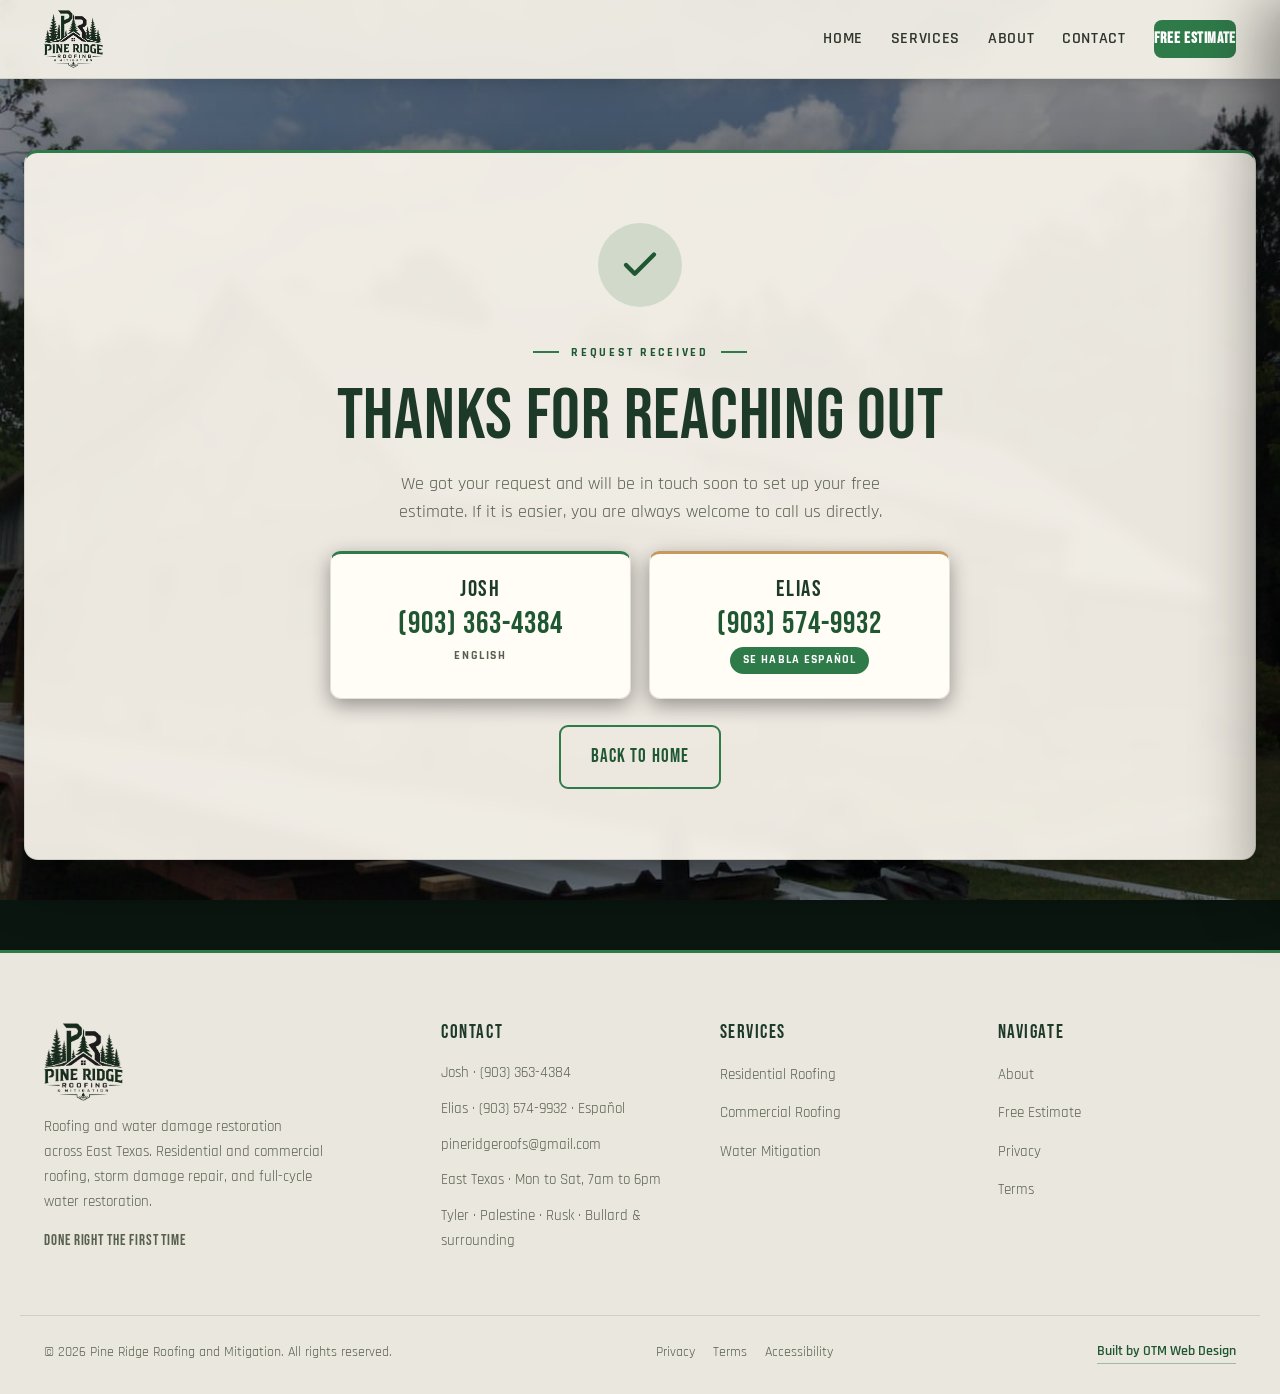
<file: thank-you.html>
<!DOCTYPE html>
<html lang="en">
<head>
  <meta charset="UTF-8">
  <meta name="viewport" content="width=device-width, initial-scale=1.0">
  <title>Thank You | Pine Ridge Roofing and Mitigation</title>
  <meta name="description" content="Thank you for reaching out to Pine Ridge Roofing and Mitigation. We received your request and will be in touch soon.">
  <meta name="robots" content="noindex">
  <link rel="icon" type="image/png" href="assets/favicon.png">
  <link rel="apple-touch-icon" href="assets/favicon.png">
  <link rel="preconnect" href="https://fonts.googleapis.com">
  <link rel="preconnect" href="https://fonts.gstatic.com" crossorigin>
  <link href="https://fonts.googleapis.com/css2?family=Bebas+Neue&family=Rajdhani:wght@500;600;700&display=swap" rel="stylesheet">
  <link rel="stylesheet" href="styles.css">
</head>
<body data-page="thankyou">

  <nav class="nav">
    <div class="nav-inner">
      <a href="index.html" class="brand" aria-label="Pine Ridge Roofing and Mitigation home">
        <img src="assets/logo.png" alt="Pine Ridge Roofing and Mitigation logo">
      </a>
      <div class="nav-links">
        <a href="index.html" data-nav="home">Home</a>
        <a href="services.html" data-nav="services">Services</a>
        <a href="about.html" data-nav="about">About</a>
        <a href="contact.html" data-nav="contact">Contact</a>
        <a href="contact.html" class="nav-cta">Free Estimate</a>
      </div>
      <button class="hamburger" aria-label="Open menu" aria-expanded="false"><span></span><span></span><span></span></button>
    </div>
  </nav>
  <div class="nav-backdrop"></div>
  <aside class="mobile-menu">
    <a href="index.html" data-nav="home">Home</a>
    <a href="services.html" data-nav="services">Services</a>
    <a href="about.html" data-nav="about">About</a>
    <a href="contact.html" data-nav="contact">Contact</a>
    <a href="tel:+19033634384">Call Josh (903) 363-4384</a>
    <a href="tel:+19035749932" class="mobile-es">Llamar a Elias (903) 574-9932</a>
    <a href="contact.html" class="btn btn-primary">Free Estimate</a>
  </aside>

  <section class="thankyou">
    <div class="container">
      <div class="thankyou-card">
        <div class="thankyou-icon">
          <svg viewBox="0 0 24 24" fill="none" stroke="currentColor" stroke-width="2.5" stroke-linecap="round" stroke-linejoin="round" aria-hidden="true"><path d="M20 6 9 17l-5-5"/></svg>
        </div>
        <span class="eyebrow eyebrow--center">Request Received</span>
        <h1>Thanks for Reaching Out</h1>
        <p>We got your request and will be in touch soon to set up your free estimate. If it is easier, you are always welcome to call us directly.</p>
        <div class="people-grid">
          <a class="person-card" href="tel:+19033634384">
            <span class="person-name">Josh</span>
            <span class="person-phone">(903) 363-4384</span>
            <span class="person-lang">English</span>
          </a>
          <a class="person-card person-card--es" href="tel:+19035749932">
            <span class="person-name">Elias</span>
            <span class="person-phone">(903) 574-9932</span>
            <span class="person-lang">Se habla espa&ntilde;ol</span>
          </a>
        </div>
        <div class="cta-actions">
          <a href="index.html" class="btn btn-outline">Back to Home</a>
        </div>
      </div>
    </div>
  </section>

  <!-- FOOTER -->
  <footer class="footer">
    <div class="footer-grid">
      <div class="footer-brand">
        <img src="assets/logo.png" alt="Pine Ridge Roofing and Mitigation logo">
        <p>Roofing and water damage restoration across East Texas. Residential and commercial roofing, storm damage repair, and full-cycle water restoration.</p>
        <p class="footer-tag">Done Right the First Time</p>
      </div>
      <div class="footer-col">
        <h4>Contact</h4>
        <ul class="footer-contact">
          <li><a href="tel:+19033634384">Josh &middot; (903) 363-4384</a></li>
          <li><a href="tel:+19035749932">Elias &middot; (903) 574-9932 &middot; Espa&ntilde;ol</a></li>
          <li><a href="mailto:pineridgeroofs@gmail.com">pineridgeroofs@gmail.com</a></li>
          <li><span>East Texas &middot; Mon to Sat, 7am to 6pm</span></li>
          <li><span>Tyler &middot; Palestine &middot; Rusk &middot; Bullard &amp; surrounding</span></li>
        </ul>
      </div>
      <div class="footer-col">
        <h4>Services</h4>
        <ul>
          <li><a href="services.html#residential">Residential Roofing</a></li>
          <li><a href="services.html#commercial">Commercial Roofing</a></li>
          <li><a href="services.html#water-mitigation">Water Mitigation</a></li>
        </ul>
      </div>
      <div class="footer-col">
        <h4>Navigate</h4>
        <ul>
          <li><a href="about.html">About</a></li>
          <li><a href="contact.html">Free Estimate</a></li>
          <li><a href="privacy.html">Privacy</a></li>
          <li><a href="terms.html">Terms</a></li>
        </ul>
      </div>
    </div>
    <div class="footer-bottom">
      <span>&copy; <span id="year">2026</span> Pine Ridge Roofing and Mitigation. All rights reserved.</span>
      <div class="footer-legal-links">
        <a href="privacy.html">Privacy</a>
        <a href="terms.html">Terms</a>
        <a href="accessibility.html">Accessibility</a>
      </div>
      <a class="otm-credit" href="https://otm-designs.com" target="_blank" rel="noopener">Built by OTM Web Design</a>
    </div>
  </footer>

  <script src="script.js"></script>
</body>
</html>
</file>
<file: styles.css>
/* ============================================================
   PINE RIDGE ROOFING AND MITIGATION
   Jacksonville, TX - Cherokee County, East Texas
   Built by OTM Web Design
   Dark locked body background (roofline / East Texas pine),
   warm cream light frames floating over it, forest-green brand.
   Palette derived from the logo: deep pine green on white.
   ============================================================ */

/* ---------- RESET ---------- */
*, *::before, *::after { box-sizing: border-box; margin: 0; padding: 0; }
html { scroll-behavior: smooth; -webkit-text-size-adjust: 100%; }
img { max-width: 100%; display: block; }
a { text-decoration: none; color: inherit; }
ul { list-style: none; }
button { font-family: inherit; cursor: pointer; border: none; background: none; }
input, textarea, select { font-family: inherit; }

/* ---------- TOKENS ---------- */
:root {
  --green: #2f7a49;
  --green-bright: #5cb579;
  --green-deep: #1f5732;
  --green-rgb: 47, 122, 73;

  --pine: #1d3a28;
  --pine-deep: #12241a;

  --camel: #c49a5f;

  --ink: #2f342c;
  --ink-soft: #58604f;
  --heading: #1d3a28;

  --frame: rgba(247, 243, 234, 0.95);
  --frame-card: rgba(255, 253, 247, 0.97);
  --frame-deep: rgba(18, 36, 26, 0.94);
  --frame-deep-text: #eaf3ec;
  --frame-deep-soft: #a7c1af;

  --footer-bg: #0f2016;
  --line: rgba(40, 60, 45, 0.14);

  --bg-fallback: #0b1610;
  --media-fallback: linear-gradient(150deg, #1a3325 0%, #0d1a12 100%);

  --shadow-soft: 0 6px 20px rgba(0, 0, 0, 0.38);
  --shadow-lift: 0 22px 50px rgba(0, 0, 0, 0.5);

  --container: 1240px;
  --radius: 14px;
  --radius-card: 11px;

  --font-display: 'Bebas Neue', 'Arial Narrow', sans-serif;
  --font-body: 'Rajdhani', 'Segoe UI', system-ui, sans-serif;
}

/* ---------- BASE ---------- */
body {
  font-family: var(--font-body);
  font-size: 17px;
  line-height: 1.62;
  color: var(--ink);
  background: var(--bg-fallback);
  overflow-x: hidden;
}
body.nav-open { overflow: hidden; }

/* Locked body background: image darkened via brightness filter only.
   Fixed pseudo-element works on iOS where background-attachment: fixed fails. */
body::before {
  content: "";
  position: fixed;
  inset: 0;
  background-image: url('assets/body-bg.jpg');
  background-size: cover;
  background-position: center;
  background-color: var(--bg-fallback);
  filter: brightness(0.55) saturate(1.02);
  z-index: -1;
}

h1, h2, h3, h4 {
  font-family: var(--font-display);
  font-weight: 400;
  line-height: 1.02;
  letter-spacing: 0.01em;
  text-transform: uppercase;
  text-wrap: balance;
  color: var(--heading);
}
p { text-wrap: pretty; }

h1 { font-size: clamp(2.8rem, 6vw, 4.5rem); }
h2 { font-size: clamp(2.2rem, 4.5vw, 3.4rem); }
h3 { font-size: clamp(1.45rem, 2.4vw, 1.95rem); }

.lede { font-size: 1.14rem; color: var(--ink-soft); text-wrap: pretty; }

/* ---------- SHARED LAYOUT ---------- */
.inner { width: 100%; max-width: var(--container); margin: 0 auto; padding: 0 24px; }
section { padding: 90px 0; position: relative; }
section[id] { scroll-margin-top: 90px; }

.container {
  position: relative;
  width: calc(100% - 48px);
  max-width: var(--container);
  margin: 0 auto;
  background: var(--frame);
  border: 1px solid var(--line);
  border-top: 3px solid var(--green);
  border-radius: var(--radius);
  box-shadow: var(--shadow-lift);
  backdrop-filter: blur(6px);
  padding: 70px 60px;
}
.container--deep { background: var(--frame-deep); border-top-color: var(--green-bright); }
.container--deep h2, .container--deep h3 { color: #fff; }
.container--prose { max-width: 880px; }

/* ---------- EYEBROW ---------- */
.eyebrow {
  display: inline-flex; align-items: center; gap: 12px;
  font-size: 0.78rem; font-weight: 700; letter-spacing: 0.22em;
  text-transform: uppercase; color: var(--green-deep); margin-bottom: 18px;
}
.eyebrow::before { content: ""; width: 26px; height: 2px; background: var(--green); }
.eyebrow--center { justify-content: center; }
.eyebrow--center::after { content: ""; width: 26px; height: 2px; background: var(--green); }
.hero .eyebrow, .page-hero .eyebrow, .cta .eyebrow, .container--deep .eyebrow { color: var(--green-bright); }

/* ---------- BUTTONS ---------- */
.btn {
  display: inline-flex; align-items: center; justify-content: center; gap: 10px;
  font-family: var(--font-display); font-size: 1.18rem; letter-spacing: 0.06em;
  text-transform: uppercase; padding: 15px 30px; border-radius: 9px;
  transition: transform 0.2s ease, background 0.2s ease, color 0.2s ease, box-shadow 0.2s ease;
}
.btn-primary { background: var(--green); color: #fff; box-shadow: 0 8px 24px rgba(var(--green-rgb), 0.38); }
.btn-primary:hover { background: var(--green-deep); transform: translateY(-3px); box-shadow: 0 12px 30px rgba(var(--green-rgb), 0.5); }
.btn-outline { border: 2px solid var(--green); color: var(--green-deep); }
.btn-outline:hover { background: var(--green); color: #fff; transform: translateY(-3px); }
.cta .btn-outline { color: #fff; border-color: rgba(255, 255, 255, 0.6); }
.cta .btn-outline:hover { background: #fff; color: var(--pine-deep); }
.btn-ghost { border: 2px solid rgba(255, 255, 255, 0.5); color: #fff; }
.btn-ghost:hover { background: #fff; color: var(--pine-deep); transform: translateY(-3px); }
.btn-block { width: 100%; }

/* ============================================================
   NAV
   ============================================================ */
/* Nav shares the section-card frame tone (light), not a dark anchor. */
.nav { position: fixed; top: 0; left: 0; right: 0; z-index: 100; background: rgba(247, 243, 234, 0.92); backdrop-filter: blur(10px); border-bottom: 1px solid var(--line); box-shadow: 0 2px 14px rgba(0, 0, 0, 0.12); }
.nav-inner { display: flex; align-items: center; justify-content: space-between; max-width: var(--container); margin: 0 auto; padding: 10px 24px; gap: 20px; }
.brand { display: flex; align-items: center; gap: 12px; }
.brand img { height: 58px; width: auto; transition: transform 0.25s ease; }
.brand:hover img { transform: scale(1.04); }
.brand-word { font-family: var(--font-display); font-size: 1.5rem; letter-spacing: 0.05em; line-height: 1; color: var(--heading); }
.brand-word span { color: var(--green); }
.nav-links { display: flex; align-items: center; gap: 28px; }
.nav-links a { font-size: 1.0rem; font-weight: 600; letter-spacing: 0.04em; text-transform: uppercase; color: var(--ink); padding: 6px 0; position: relative; transition: color 0.2s ease; }
.nav-links a::after { content: ""; position: absolute; left: 0; bottom: 0; width: 0; height: 2px; background: var(--green); transition: width 0.25s ease; }
.nav-links a:hover, .nav-links a.is-active { color: var(--green-deep); }
.nav-links a:hover::after, .nav-links a.is-active::after { width: 100%; }
.nav-phone { font-weight: 700 !important; color: var(--green-deep) !important; }
.nav-cta { font-family: var(--font-display); font-size: 1.1rem; letter-spacing: 0.06em; background: var(--green); color: #fff !important; padding: 10px 22px; border-radius: 8px; transition: background 0.2s ease, transform 0.2s ease; }
.nav-cta::after { display: none; }
.nav-cta:hover { background: var(--green-deep); transform: translateY(-2px); }

/* ---------- HAMBURGER ---------- */
.hamburger { display: none; position: relative; width: 48px; height: 48px; margin-left: auto; z-index: 220; }
.hamburger span { position: absolute; left: 11px; width: 26px; height: 2.5px; background: var(--green-deep); border-radius: 2px; transition: transform 0.3s cubic-bezier(0.5, 0, 0.2, 1), opacity 0.3s cubic-bezier(0.5, 0, 0.2, 1); }
.hamburger span:nth-child(1) { top: 16px; }
.hamburger span:nth-child(2) { top: 22.75px; }
.hamburger span:nth-child(3) { top: 29.5px; }
.hamburger.is-open span:nth-child(1) { transform: translateY(6.75px) rotate(45deg); }
.hamburger.is-open span:nth-child(2) { opacity: 0; }
.hamburger.is-open span:nth-child(3) { transform: translateY(-6.75px) rotate(-45deg); }

/* ---------- MOBILE MENU ---------- */
.nav-backdrop { position: fixed; inset: 0; background: rgba(0, 0, 0, 0.6); backdrop-filter: blur(2px); opacity: 0; pointer-events: none; transition: opacity 0.35s ease; z-index: 200; }
.nav-backdrop.is-open { opacity: 1; pointer-events: auto; }
.mobile-menu { position: fixed; top: 0; right: 0; bottom: 0; width: min(80vw, 360px); background: var(--frame); border-left: 3px solid var(--green); box-shadow: -20px 0 60px rgba(0, 0, 0, 0.4); padding: 96px 32px 50px; transform: translateX(100%); transition: transform 0.4s cubic-bezier(0.5, 0, 0.2, 1); z-index: 210; display: flex; flex-direction: column; }
.mobile-menu.is-open { transform: translateX(0); }
.mobile-menu a { font-family: var(--font-display); font-size: 1.5rem; letter-spacing: 0.08em; text-transform: uppercase; color: var(--heading); padding: 17px 0; border-bottom: 1px solid var(--line); transition: color 0.3s ease, padding-left 0.3s ease; }
.mobile-menu a:hover, .mobile-menu a.is-active { color: var(--green-deep); padding-left: 10px; }
.mobile-menu .btn { margin-top: 26px; width: 100%; }

/* ============================================================
   HERO
   ============================================================ */
.hero { position: relative; min-height: 88vh; display: flex; align-items: center; padding: 140px 0 90px; background-color: var(--pine-deep); background-size: cover; background-position: center; overflow: hidden; }
.hero::before { content: ""; position: absolute; inset: 0; background: linear-gradient(100deg, rgba(18, 36, 26, 0.68) 0%, rgba(18, 36, 26, 0.54) 45%, rgba(18, 36, 26, 0.26) 100%); }
.hero-content { position: relative; max-width: 730px; }
.hero h1 { color: #fff; margin-bottom: 22px; }
.hero h1 span { color: var(--green-bright); }
.hero p { color: #d6e2da; font-size: 1.2rem; max-width: 600px; margin-bottom: 34px; }
.hero-actions { display: flex; flex-wrap: wrap; gap: 16px; }
.hero-trust { display: flex; flex-wrap: wrap; gap: 14px 28px; margin-top: 38px; }
.hero-trust span { display: inline-flex; align-items: center; gap: 9px; font-size: 0.92rem; font-weight: 600; letter-spacing: 0.04em; text-transform: uppercase; color: #c3d4c8; }
.hero-trust span::before { content: ""; width: 8px; height: 8px; border-radius: 50%; background: var(--green-bright); box-shadow: 0 0 10px rgba(var(--green-rgb), 0.9); }

/* ---------- PAGE HERO ---------- */
.page-hero { position: relative; display: flex; align-items: center; text-align: center; min-height: 46vh; padding: 150px 0 78px; background-color: var(--pine-deep); background-size: cover; background-position: center; border-bottom: 4px solid var(--green); overflow: hidden; }
.page-hero::before { content: ""; position: absolute; inset: 0; background: linear-gradient(100deg, rgba(18, 36, 26, 0.66) 0%, rgba(18, 36, 26, 0.45) 55%, rgba(18, 36, 26, 0.24) 100%); }
.page-hero .inner { position: relative; max-width: 840px; }
.page-hero .eyebrow { justify-content: center; }
.page-hero h1 { color: #fff; margin-bottom: 18px; }
.page-hero p { color: #d6e2da; font-size: 1.14rem; max-width: 640px; margin: 0 auto; }
.page-hero--short { min-height: 30vh; padding: 140px 0 56px; background-image: linear-gradient(150deg, #16301f 0%, #0d1a12 100%); border-bottom: 4px solid var(--green); }
.page-hero--short::before { background: none; }

/* ============================================================
   MARQUEE (only full-bleed band)
   ============================================================ */
.marquee { background: var(--frame-deep); border-top: 2px solid var(--green); border-bottom: 2px solid var(--green); overflow: hidden; }
.marquee-track { display: flex; width: max-content; animation: marquee 40s linear infinite; }
.marquee:hover .marquee-track { animation-play-state: paused; }
.marquee-item { display: inline-flex; align-items: center; padding: 16px 0; font-family: var(--font-display); font-size: 1.28rem; letter-spacing: 0.08em; color: var(--frame-deep-text); white-space: nowrap; }
.marquee-item::after { content: ""; display: inline-block; width: 7px; height: 7px; border-radius: 50%; background: var(--green-bright); margin: 0 28px; }
@keyframes marquee { from { transform: translateX(0); } to { transform: translateX(-50%); } }
@media (prefers-reduced-motion: reduce) { .marquee-track { animation: none; flex-wrap: wrap; justify-content: center; } html { scroll-behavior: auto; } }

/* ============================================================
   SECTION HEADS + INTRO
   ============================================================ */
.section-head { max-width: 760px; margin-bottom: 48px; }
.section-head.center { margin-left: auto; margin-right: auto; text-align: center; }
.section-head p { margin-top: 14px; }

.intro-grid { display: grid; grid-template-columns: 1fr 1fr; gap: 54px; align-items: center; }
.intro-grid.reverse .intro-media { order: 2; }
.intro-media { position: relative; min-height: 400px; border-radius: var(--radius-card); background: var(--media-fallback); box-shadow: var(--shadow-soft); overflow: hidden; border: 1px solid var(--line); }
.intro-media img { width: 100%; height: 100%; min-height: 400px; object-fit: cover; }
.intro-badge { position: absolute; bottom: 22px; left: 22px; background: var(--frame-deep); color: #fff; padding: 16px 22px; border-radius: 10px; border-left: 3px solid var(--camel); box-shadow: var(--shadow-lift); z-index: 2; }
.intro-badge strong { display: block; font-family: var(--font-display); font-size: 1.9rem; color: var(--green-bright); line-height: 1; }
.intro-badge span { font-size: 0.8rem; letter-spacing: 0.1em; text-transform: uppercase; color: var(--frame-deep-soft); }
.intro-copy h2 { margin-bottom: 18px; }
.intro-copy p { color: var(--ink-soft); }
.intro-copy p + p { margin-top: 16px; }
.intro-list { margin-top: 24px; display: grid; gap: 12px; }
.intro-list li { display: flex; gap: 12px; font-weight: 600; color: var(--ink); }
.intro-list li::before { content: "\2713"; color: var(--green); font-weight: 700; }
.intro-copy .btn { margin-top: 28px; }

/* ---------- SERVICE CARD GRID (image on top) ---------- */
.services-grid { display: grid; grid-template-columns: repeat(3, 1fr); gap: 26px; }
.services-grid.two-up { grid-template-columns: repeat(2, 1fr); }
.service-card { background: var(--frame-card); border: 1px solid var(--line); border-radius: var(--radius-card); overflow: hidden; box-shadow: var(--shadow-soft); display: flex; flex-direction: column; transition: transform 0.25s ease, box-shadow 0.25s ease, border-color 0.25s ease; }
.service-card:hover { transform: translateY(-4px); box-shadow: var(--shadow-lift); border-color: var(--green); }
.service-card img { width: 100%; aspect-ratio: 16 / 10; object-fit: cover; border-bottom: 3px solid var(--green); }
.services-detail-grid .service-card img { aspect-ratio: 16 / 8; }
.service-card .card-body { padding: 28px 28px 32px; }
.service-card h3 { margin-bottom: 10px; }
.service-card p { color: var(--ink-soft); font-size: 0.98rem; }
.service-card .card-link { display: inline-block; margin-top: 14px; font-family: var(--font-display); font-size: 1.05rem; letter-spacing: 0.05em; color: var(--green-deep); }
.service-card .card-link:hover { color: var(--green); }
.services-detail-grid { display: grid; grid-template-columns: repeat(2, 1fr); gap: 26px; }
.services-detail-grid .service-card .check-list { margin-top: 16px; }

/* ---------- CHECK LIST ---------- */
.check-list { list-style: none; display: grid; gap: 10px; }
.check-list li { display: flex; gap: 12px; align-items: baseline; color: var(--ink); font-weight: 600; font-size: 0.96rem; }
.check-list li::before { content: "\2713"; color: var(--green); font-weight: 700; }

/* ---------- TRUST BAND (deep card, text points) ---------- */
.trust-grid { display: grid; grid-template-columns: repeat(4, 1fr); gap: 30px; text-align: center; }
.trust-item strong { display: block; font-family: var(--font-display); font-size: clamp(1.7rem, 2.6vw, 2.2rem); color: var(--green-bright); line-height: 1.05; }
.trust-item span { display: block; margin-top: 10px; font-size: 0.9rem; letter-spacing: 0.05em; text-transform: uppercase; color: var(--frame-deep-soft); }

/* ---------- FEATURE BAND (image + copy) ---------- */
.feature-grid { display: grid; grid-template-columns: 1fr 1fr; gap: 54px; align-items: center; }
.feature-grid.reverse .feature-media { order: 2; }
.feature-media { border-radius: var(--radius-card); overflow: hidden; box-shadow: var(--shadow-soft); border: 1px solid var(--line); min-height: 380px; background: var(--media-fallback); }
.feature-media img { width: 100%; height: 100%; min-height: 380px; object-fit: cover; }
.feature-copy h2 { margin-bottom: 18px; }
.feature-copy p { color: var(--ink-soft); }
.feature-copy p + p { margin-top: 16px; }

/* ---------- PROCESS STEPS ---------- */
.process-grid { display: grid; grid-template-columns: repeat(4, 1fr); gap: 24px; counter-reset: step; }
.step { position: relative; background: var(--frame-card); border: 1px solid var(--line); border-radius: var(--radius-card); padding: 32px 28px; box-shadow: var(--shadow-soft); transition: transform 0.25s ease, box-shadow 0.25s ease, border-color 0.25s ease; }
.step:hover { transform: translateY(-4px); box-shadow: var(--shadow-lift); border-color: var(--green); }
.step-num { font-family: var(--font-display); font-size: 2.5rem; color: var(--green); line-height: 1; display: block; margin-bottom: 12px; }
.step h3 { font-size: 1.3rem; margin-bottom: 10px; }
.step p { color: var(--ink-soft); font-size: 0.96rem; }

/* ---------- NUMBERED PROCESS (water mitigation, 5 steps) ---------- */
.steps-flow { display: grid; gap: 20px; }
.flow-step { display: grid; grid-template-columns: auto 1fr; gap: 24px; align-items: start; background: var(--frame-card); border: 1px solid var(--line); border-radius: var(--radius-card); padding: 28px 32px; box-shadow: var(--shadow-soft); }
.flow-step .flow-num { font-family: var(--font-display); font-size: 2.6rem; color: var(--green); line-height: 0.9; }
.flow-step h3 { margin-bottom: 6px; }
.flow-step p { color: var(--ink-soft); }

/* ---------- VALUES GRID (about) ---------- */
.values-grid { display: grid; grid-template-columns: repeat(3, 1fr); gap: 24px; }
.value-card { background: var(--frame-card); border: 1px solid var(--line); border-radius: var(--radius-card); padding: 32px 28px; box-shadow: var(--shadow-soft); transition: transform 0.25s ease, box-shadow 0.25s ease, border-color 0.25s ease; }
.value-card:hover { transform: translateY(-4px); box-shadow: var(--shadow-lift); border-color: var(--green); }
.value-card h3 { margin-bottom: 10px; }
.value-card p { color: var(--ink-soft); font-size: 0.98rem; }

/* ---------- AREA CHIPS ---------- */
.area-list { list-style: none; display: flex; flex-wrap: wrap; gap: 12px; justify-content: center; }
.area-list li { background: var(--frame-card); border: 1px solid var(--line); border-radius: 30px; padding: 9px 22px; color: var(--ink); font-weight: 600; font-size: 0.92rem; text-transform: uppercase; letter-spacing: 0.06em; transition: border-color 0.2s ease, color 0.2s ease; }
.area-list li:hover { border-color: var(--green); color: var(--green-deep); }

/* ============================================================
   GALLERY CAROUSEL (featured-center coverflow, auto-advancing)
   ============================================================ */
.gallery-carousel { position: relative; }
.gallery-stage { position: relative; height: 460px; overflow: hidden; }
.gallery-slide {
  position: absolute; top: 0; left: 50%;
  width: 60%; height: 100%;
  transform: translateX(-50%) scale(0.7);
  opacity: 0;
  transition: transform 0.55s ease, opacity 0.55s ease;
  pointer-events: none;
}
.gallery-slide img { width: 100%; height: 100%; object-fit: cover; border-radius: var(--radius-card); border: 1px solid var(--line); box-shadow: var(--shadow-soft); }
.gallery-slide.is-active { transform: translateX(-50%) scale(1); opacity: 1; z-index: 3; pointer-events: auto; }
.gallery-slide.is-prev { transform: translateX(-108%) scale(0.78); opacity: 0.42; z-index: 2; }
.gallery-slide.is-next { transform: translateX(8%) scale(0.78); opacity: 0.42; z-index: 2; }
.carousel-controls { display: flex; align-items: center; justify-content: center; gap: 22px; margin-top: 32px; }
.carousel-btn {
  background: transparent; border: 2px solid var(--green); color: var(--green-deep);
  width: 46px; height: 46px; border-radius: 50%; font-size: 1.2rem; cursor: pointer;
  display: flex; align-items: center; justify-content: center;
  transition: background 0.2s ease, color 0.2s ease, transform 0.2s ease;
}
.carousel-btn:hover { background: var(--green); color: #fff; transform: translateY(-2px); }
.carousel-dots { display: flex; gap: 10px; flex-wrap: wrap; justify-content: center; max-width: 240px; }
.carousel-dot { width: 10px; height: 10px; border-radius: 50%; border: none; background: rgba(var(--green-rgb), 0.3); cursor: pointer; transition: background 0.2s ease, transform 0.2s ease; }
.carousel-dot.is-active { background: var(--green); transform: scale(1.3); }

/* ============================================================
   BEFORE / AFTER SLIDER
   Water damage restoration comparison.
   Before image sits on the LEFT, after image on the RIGHT.

   Zoom-safe by design: the before image is a full-size layer that
   gets MASKED with clip-path, never resized. Both layers are
   absolutely positioned at 100% of the frame with object-fit:cover,
   so neither image scales, shifts, or reflows while dragging.
   ============================================================ */
.ba-slider { max-width: 980px; margin: 0 auto; }

.ba-frame {
  --ba-pos: 50%;
  position: relative;
  aspect-ratio: 3 / 2;
  border-radius: var(--radius-card);
  overflow: hidden;
  border: 1px solid var(--line);
  box-shadow: var(--shadow-soft);
  background: var(--media-fallback);
  cursor: ew-resize;
  /* pan-y lets the page still scroll vertically over the slider on
     mobile, while horizontal drags are captured by the slider. */
  touch-action: pan-y;
  user-select: none;
  -webkit-user-select: none;
}

/* Both image layers are identical in size and position. */
.ba-img {
  position: absolute;
  inset: 0;
  width: 100%;
  height: 100%;
  object-fit: cover;
  object-position: center;
  pointer-events: none;
  -webkit-user-drag: none;
  user-select: none;
}

/* AFTER is the base layer, always full frame, revealed from the right. */
.ba-after { z-index: 1; }

/* BEFORE sits on top and is masked from the right edge inward.
   inset() order is top / right / bottom / left, so insetting the
   right side by (100% - position) keeps the left portion visible. */
.ba-before-wrap {
  position: absolute;
  inset: 0;
  z-index: 2;
  clip-path: inset(0 calc(100% - var(--ba-pos)) 0 0);
  -webkit-clip-path: inset(0 calc(100% - var(--ba-pos)) 0 0);
  will-change: clip-path;
}

/* Labels */
.ba-label {
  position: absolute;
  top: 18px;
  z-index: 4;
  font-family: var(--font-display);
  font-size: 1rem;
  letter-spacing: 0.12em;
  text-transform: uppercase;
  color: #fff;
  background: var(--pine-deep);
  border: 1px solid rgba(255, 255, 255, 0.22);
  padding: 7px 18px;
  border-radius: 30px;
  pointer-events: none;
  box-shadow: 0 4px 14px rgba(0, 0, 0, 0.35);
}
.ba-label--before { left: 18px; }
.ba-label--after { right: 18px; }

/* Handle */
.ba-handle {
  position: absolute;
  top: 0;
  bottom: 0;
  left: var(--ba-pos);
  width: 56px;
  transform: translateX(-50%);
  z-index: 5;
  cursor: ew-resize;
  touch-action: none;
  outline: none;
}
.ba-handle-line {
  position: absolute;
  top: 0;
  bottom: 0;
  left: 50%;
  width: 3px;
  transform: translateX(-50%);
  background: #fff;
  box-shadow: 0 0 14px rgba(0, 0, 0, 0.5);
}
.ba-handle-grip {
  position: absolute;
  top: 50%;
  left: 50%;
  transform: translate(-50%, -50%);
  width: 54px;
  height: 54px;
  border-radius: 50%;
  background: var(--green);
  border: 3px solid #fff;
  box-shadow: 0 6px 22px rgba(0, 0, 0, 0.45);
  display: flex;
  align-items: center;
  justify-content: center;
  color: #fff;
  transition: background 0.2s ease, transform 0.2s ease;
}
.ba-handle-grip svg { width: 26px; height: 26px; }
.ba-frame:hover .ba-handle-grip { background: var(--green-deep); }
.ba-handle:focus-visible .ba-handle-grip {
  outline: 3px solid var(--green-bright);
  outline-offset: 4px;
}

/* Smooth glide for keyboard steps and tap-to-jump.
   Deliberately NOT applied while dragging, so the handle tracks
   the pointer exactly with no lag. */
.ba-frame.is-animating .ba-before-wrap,
.ba-frame.is-animating .ba-handle {
  transition: clip-path 0.28s ease, left 0.28s ease;
}

.ba-hint {
  margin-top: 16px;
  text-align: center;
  font-size: 0.9rem;
  color: var(--ink-soft);
  font-weight: 600;
  letter-spacing: 0.03em;
}

@media (prefers-reduced-motion: reduce) {
  .ba-frame.is-animating .ba-before-wrap,
  .ba-frame.is-animating .ba-handle { transition: none; }
  .ba-handle-grip { transition: none; }
}

/* ============================================================
   TWO-CONTACT BLOCKS (Josh / Elias)
   Elias is the Spanish-speaking contact. His card and the hero
   line are marked in Spanish so a Spanish-speaking visitor
   scanning the page lands on his number, not Josh's.
   ============================================================ */
.people-grid {
  display: grid;
  grid-template-columns: repeat(2, 1fr);
  gap: 18px;
  max-width: 620px;
  margin: 0 auto 26px;
}
.person-card {
  display: flex;
  flex-direction: column;
  align-items: center;
  gap: 6px;
  padding: 24px 18px;
  background: var(--frame-card);
  border: 1px solid var(--line);
  border-top: 3px solid var(--green);
  border-radius: var(--radius-card);
  box-shadow: var(--shadow-soft);
  text-align: center;
  transition: transform 0.22s ease, box-shadow 0.22s ease, border-color 0.22s ease;
}
.person-card:hover { transform: translateY(-4px); box-shadow: var(--shadow-lift); border-color: var(--green); }
.person-name {
  font-family: var(--font-display);
  font-size: 1.45rem;
  letter-spacing: 0.08em;
  color: var(--heading);
  line-height: 1;
}
.person-phone {
  font-family: var(--font-display);
  font-size: clamp(1.5rem, 2.6vw, 1.95rem);
  letter-spacing: 0.03em;
  color: var(--green-deep);
  line-height: 1.1;
}
.person-lang {
  font-size: 0.72rem;
  font-weight: 700;
  letter-spacing: 0.14em;
  text-transform: uppercase;
  color: var(--ink-soft);
}
.person-card--es { border-top-color: var(--camel); }
.person-card--es:hover { border-color: var(--camel); }
.person-card--es .person-lang {
  background: var(--green);
  color: #fff;
  padding: 4px 13px;
  border-radius: 20px;
  letter-spacing: 0.1em;
}

/* Hero Spanish line: written in Spanish on purpose so it reads
   as a signal to Spanish speakers rather than a translated label. */
.hero-es { margin-top: 18px; }
.hero-es a {
  display: inline-flex;
  align-items: center;
  gap: 10px;
  font-family: var(--font-display);
  font-size: 1.12rem;
  letter-spacing: 0.05em;
  color: #fff;
  background: rgba(var(--green-rgb), 0.9);
  border: 1px solid rgba(255, 255, 255, 0.35);
  padding: 10px 20px;
  border-radius: 30px;
  transition: background 0.2s ease, transform 0.2s ease;
}
.hero-es a:hover { background: var(--green-deep); transform: translateY(-2px); }

.mobile-es { color: var(--green-deep) !important; }

.contact-note {
  display: inline-block;
  margin-top: 4px;
  font-size: 0.72rem;
  font-weight: 700;
  letter-spacing: 0.12em;
  text-transform: uppercase;
  color: #fff;
  background: var(--green);
  padding: 3px 12px;
  border-radius: 20px;
}

/* ============================================================
   CTA STRIP (overlay composited into the background stack)
   ============================================================ */
.cta { position: relative; overflow: hidden; text-align: center; color: #fff; background-color: var(--pine-deep); background-image: linear-gradient(180deg, rgba(18, 36, 26, 0.60), rgba(18, 36, 26, 0.62)), url('assets/cta-bg.jpg'); background-size: cover; background-position: center; }
.cta > * { position: relative; }
.cta h2 { color: #fff; font-size: clamp(1.9rem, 3.2vw, 2.7rem); margin-bottom: 16px; }
.cta p { color: #d6e2da; max-width: 640px; margin: 0 auto 26px; }
.cta-phone { display: block; font-family: var(--font-display); font-size: clamp(1.8rem, 3.4vw, 2.5rem); color: var(--green-bright); letter-spacing: 0.04em; margin-bottom: 24px; }
.cta-actions { display: flex; flex-wrap: wrap; gap: 16px; justify-content: center; }

/* ============================================================
   FOOTER
   ============================================================ */
/* Footer shares the section-card frame tone (light), not a dark anchor. */
.footer { background: var(--frame); border-top: 3px solid var(--green); color: var(--ink-soft); padding: 70px 0 30px; }
.footer-grid { display: grid; grid-template-columns: 1.5fr 1fr 1fr 1fr; gap: 40px; max-width: var(--container); margin: 0 auto; padding: 0 24px; }
.footer-brand img { height: 78px; width: auto; margin-bottom: 14px; }
.footer-brand p { margin-top: 6px; font-size: 0.96rem; max-width: 300px; color: var(--ink-soft); }
.footer-tag { font-family: var(--font-display); color: var(--green-deep); letter-spacing: 0.06em; font-size: 1.15rem; margin-top: 14px !important; }
.footer h4 { font-family: var(--font-display); font-size: 1.2rem; letter-spacing: 0.08em; color: var(--heading); margin-bottom: 18px; }
.footer ul li { margin-bottom: 11px; }
.footer ul a, .footer-contact a, .footer-contact span { color: var(--ink-soft); font-size: 0.96rem; transition: color 0.2s ease; }
.footer ul a:hover, .footer-contact a:hover { color: var(--green-deep); }
.footer-contact li { display: flex; gap: 10px; align-items: flex-start; }
.footer-bottom { max-width: var(--container); margin: 50px auto 0; padding: 24px 24px 0; border-top: 1px solid var(--line); display: flex; flex-wrap: wrap; justify-content: space-between; align-items: center; gap: 14px; font-size: 0.88rem; color: var(--ink-soft); }
.footer-legal-links { display: flex; gap: 18px; flex-wrap: wrap; }
.footer-legal-links a { color: var(--ink-soft); }
.footer-legal-links a:hover { color: var(--green-deep); }
.footer-social { display: flex; gap: 14px; }
.footer-social a { width: 38px; height: 38px; display: flex; align-items: center; justify-content: center; border-radius: 8px; background: rgba(var(--green-rgb), 0.1); color: var(--green-deep); transition: background 0.2s ease, color 0.2s ease; }
.footer-social a:hover { background: var(--green); color: #fff; }
.footer-social svg { width: 18px; height: 18px; }
.otm-credit { color: var(--green-deep) !important; font-weight: 600; border-bottom: 1px solid rgba(var(--green-rgb), 0.4); }
.otm-credit:hover { color: var(--heading) !important; border-color: var(--heading); }

/* ============================================================
   FORMS / CONTACT
   ============================================================ */
.contact-grid { display: grid; grid-template-columns: 1fr 1.25fr; gap: 44px; align-items: start; }
.contact-info h2 { margin-bottom: 16px; }
.contact-info > p { color: var(--ink-soft); margin-bottom: 26px; }
.contact-list { display: grid; gap: 16px; margin-bottom: 30px; }
.contact-list li { display: flex; flex-direction: column; gap: 4px; padding-bottom: 15px; border-bottom: 1px solid var(--line); }
.contact-label { font-size: 0.74rem; font-weight: 700; letter-spacing: 0.14em; text-transform: uppercase; color: var(--green-deep); }
.contact-list a, .contact-value { color: var(--ink); font-weight: 600; }
.contact-list a:hover { color: var(--green-deep); }

.form-card { background: var(--frame-card); border: 1px solid var(--line); border-radius: var(--radius-card); padding: 38px; box-shadow: var(--shadow-soft); }
.field { margin-bottom: 20px; }
.field label { display: block; font-weight: 700; letter-spacing: 0.04em; text-transform: uppercase; font-size: 0.82rem; margin-bottom: 8px; color: var(--ink); }
.field input, .field textarea, .field select { width: 100%; padding: 13px 15px; border: 1px solid var(--line); border-radius: 8px; background: #fff; color: var(--ink); font-size: 1rem; transition: border-color 0.2s ease, box-shadow 0.2s ease; }
.field input::placeholder, .field textarea::placeholder { color: #9aa596; }
.field input:focus, .field textarea:focus, .field select:focus { outline: none; border-color: var(--green); box-shadow: 0 0 0 3px rgba(var(--green-rgb), 0.22); }
.field input.has-error, .field textarea.has-error, .field select.has-error { border-color: #cf4b3f; box-shadow: 0 0 0 3px rgba(207, 75, 63, 0.18); }
.field textarea { min-height: 130px; resize: vertical; }
.field-row { display: grid; grid-template-columns: 1fr 1fr; gap: 18px; }
.field-error { display: none; color: #cf4b3f; font-size: 0.82rem; font-weight: 600; margin-top: 6px; }
.field-error.show { display: block; }

/* Submit failure banner. Never fail silently. */
.form-banner {
  display: none;
  margin-bottom: 16px;
  padding: 13px 16px;
  border-radius: 8px;
  background: rgba(207, 75, 63, 0.1);
  border: 1px solid rgba(207, 75, 63, 0.45);
  color: #9e2f25;
  font-size: 0.92rem;
  font-weight: 600;
  line-height: 1.5;
}
.form-banner.show { display: block; }

/* Consent (TCPA) checkbox */
.field-consent { display: flex; gap: 12px; align-items: flex-start; margin-bottom: 20px; }
.field-consent input { width: 20px; height: 20px; min-width: 20px; margin-top: 3px; accent-color: var(--green); }
.field-consent label { font-size: 0.86rem; font-weight: 500; letter-spacing: 0; text-transform: none; color: var(--ink-soft); line-height: 1.5; }
.field-consent a { color: var(--green-deep); border-bottom: 1px solid rgba(var(--green-rgb), 0.4); }
.form-fineprint { margin-top: 14px; font-size: 0.85rem; color: var(--ink-soft); text-align: center; }

/* ---------- THANK YOU ---------- */
.thankyou { padding-top: 150px; }
.thankyou-card { max-width: 620px; margin: 0 auto; text-align: center; }
.thankyou-icon { width: 84px; height: 84px; margin: 0 auto 28px; border-radius: 50%; background: rgba(var(--green-rgb), 0.16); display: flex; align-items: center; justify-content: center; color: var(--green-deep); }
.thankyou-icon svg { width: 42px; height: 42px; }
.thankyou-card h1 { margin-bottom: 16px; }
.thankyou-card p { max-width: 520px; margin: 0 auto 24px; color: var(--ink-soft); font-size: 1.1rem; }
.thankyou-card .cta-actions { justify-content: center; }

/* ---------- PROSE (legal) ---------- */
.prose > p:first-of-type { font-size: 1.06rem; color: var(--ink); margin-bottom: 8px; }
.legal-updated { color: var(--ink-soft); font-size: 0.9rem; font-weight: 600; text-transform: uppercase; letter-spacing: 0.1em; margin-bottom: 30px; }
.prose h2 { font-size: 1.55rem; margin: 34px 0 12px; }
.prose p, .prose li { color: var(--ink-soft); margin-bottom: 12px; }
.prose ul { padding-left: 22px; list-style: disc; margin-bottom: 12px; }
.prose a { color: var(--green-deep); border-bottom: 1px solid rgba(var(--green-rgb), 0.4); }
.prose a:hover { color: var(--ink); }

/* ============================================================
   RESPONSIVE
   ============================================================ */
@media (max-width: 1100px) {
  .container { padding: 50px 36px; }
  /* Homepage 3-card services and 3 value cards stay 3-up here (no 2+1 orphan);
     only the 6-card detail grid drops to 2-up. */
  .services-detail-grid { grid-template-columns: repeat(2, 1fr); }
  .process-grid { grid-template-columns: repeat(2, 1fr); }
  .trust-grid { grid-template-columns: repeat(2, 1fr); gap: 36px 30px; }
  .footer-grid { grid-template-columns: 1fr 1fr; gap: 36px; }
}
@media (max-width: 900px) {
  section { padding: 70px 0; }
  .nav-links { display: none; }
  .nav-cta { display: none; }
  .hamburger { display: block; }
  .intro-grid, .feature-grid { grid-template-columns: 1fr; gap: 36px; }
  .intro-grid.reverse .intro-media, .feature-grid.reverse .feature-media { order: 0; }
  .services-grid { grid-template-columns: 1fr; }
  .services-detail-grid { grid-template-columns: 1fr; }
  .contact-grid { grid-template-columns: 1fr; gap: 32px; }
  .values-grid { grid-template-columns: 1fr; }
  .hero { min-height: 78vh; }
  .flow-step { grid-template-columns: auto 1fr; }
  .gallery-stage { height: 340px; }
}
@media (max-width: 560px) {
  body { font-size: 16px; }
  .container { width: calc(100% - 32px); padding: 36px 22px; }
  .services-grid, .services-grid.two-up { grid-template-columns: 1fr; }
  .process-grid { grid-template-columns: 1fr; }
  .trust-grid { grid-template-columns: 1fr 1fr; gap: 28px; }
  .footer-grid { grid-template-columns: 1fr; }
  .field-row { grid-template-columns: 1fr; }
  .gallery-stage { height: 230px; }
  .gallery-slide { width: 80%; }
  .gallery-slide.is-prev { transform: translateX(-116%) scale(0.8); }
  .gallery-slide.is-next { transform: translateX(16%) scale(0.8); }
  .page-hero { padding: 130px 0 60px; }
  .hero-actions { flex-direction: column; }
  .hero-actions .btn { width: 100%; }
  .cta-actions { flex-direction: column; }
  .cta-actions .btn { width: 100%; }
  .flow-step { padding: 24px; gap: 16px; }
  .people-grid { grid-template-columns: 1fr; gap: 14px; }
  .person-card { padding: 20px 16px; }
  .hero-es a { font-size: 1rem; padding: 9px 16px; }
  .ba-label { font-size: 0.85rem; padding: 6px 14px; top: 12px; }
  .ba-label--before { left: 12px; }
  .ba-label--after { right: 12px; }
  .ba-handle-grip { width: 46px; height: 46px; }
  .ba-handle-grip svg { width: 22px; height: 22px; }
}
</file>
